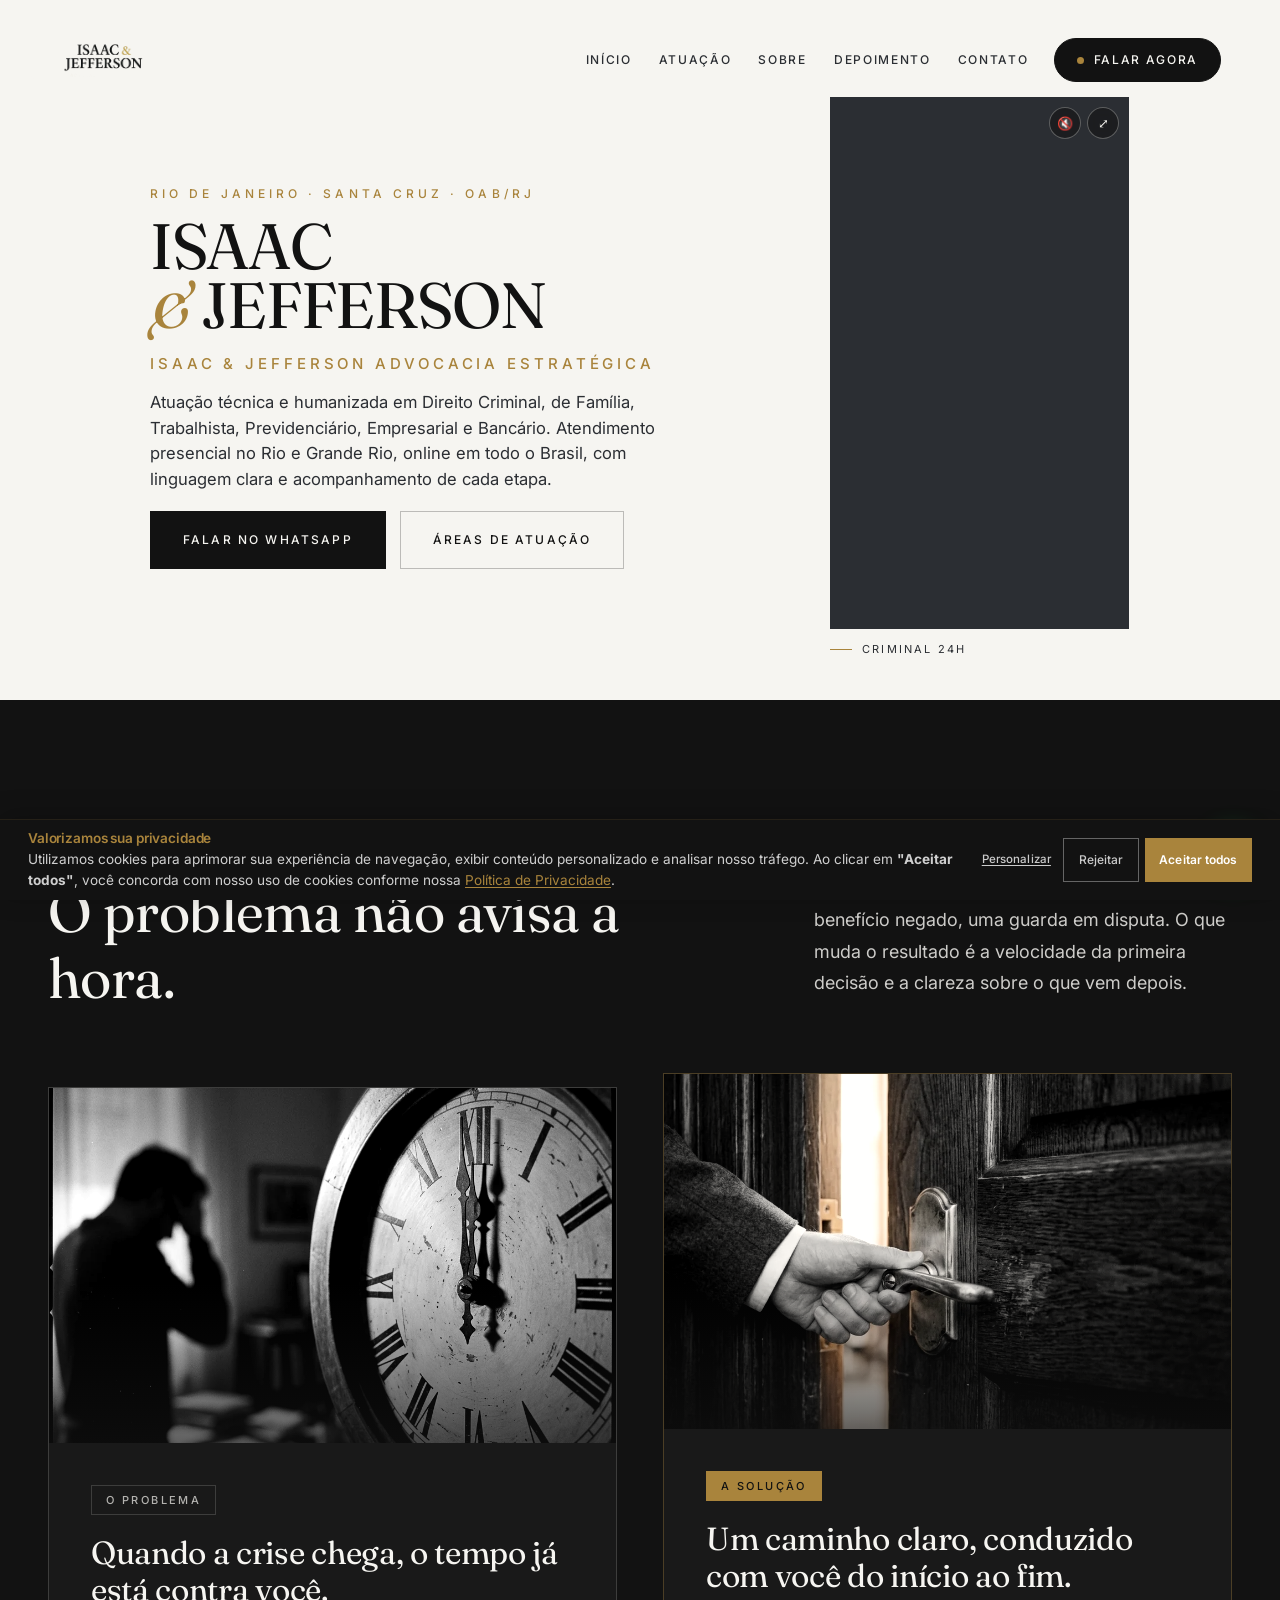
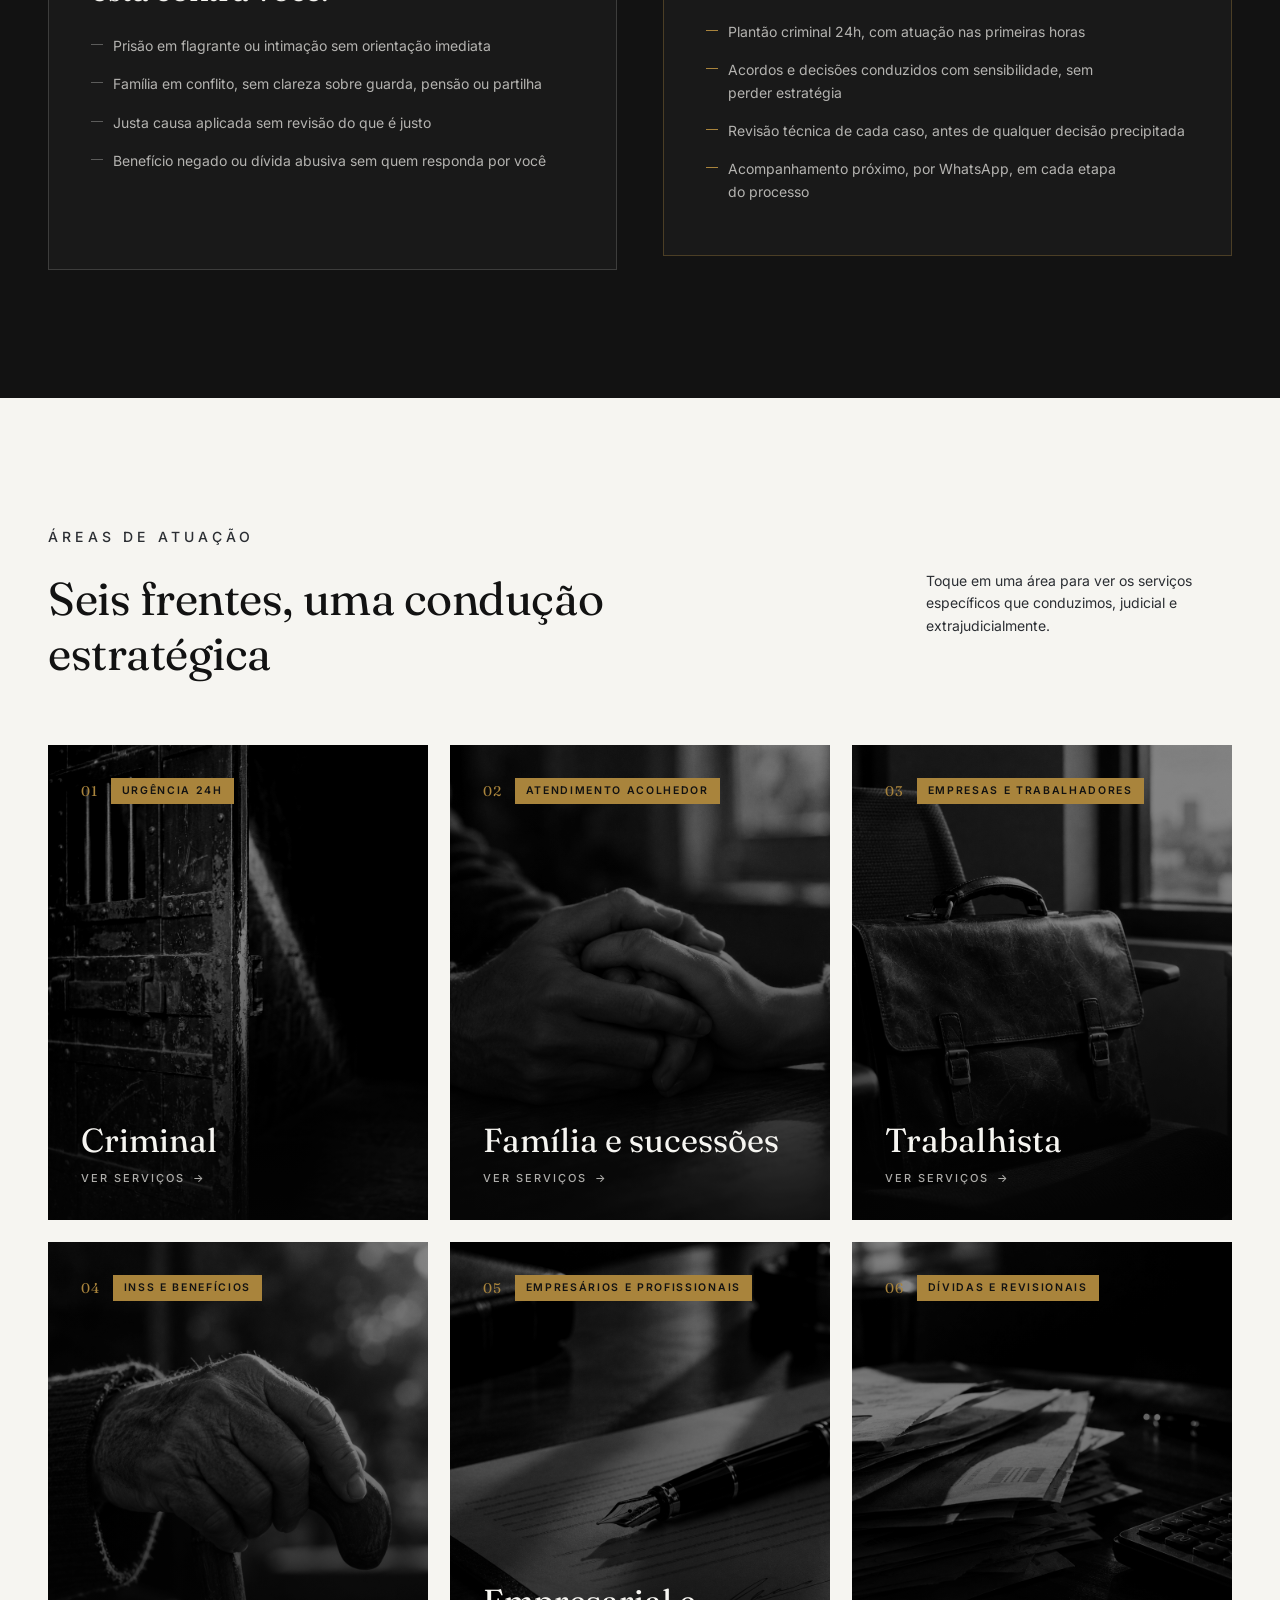
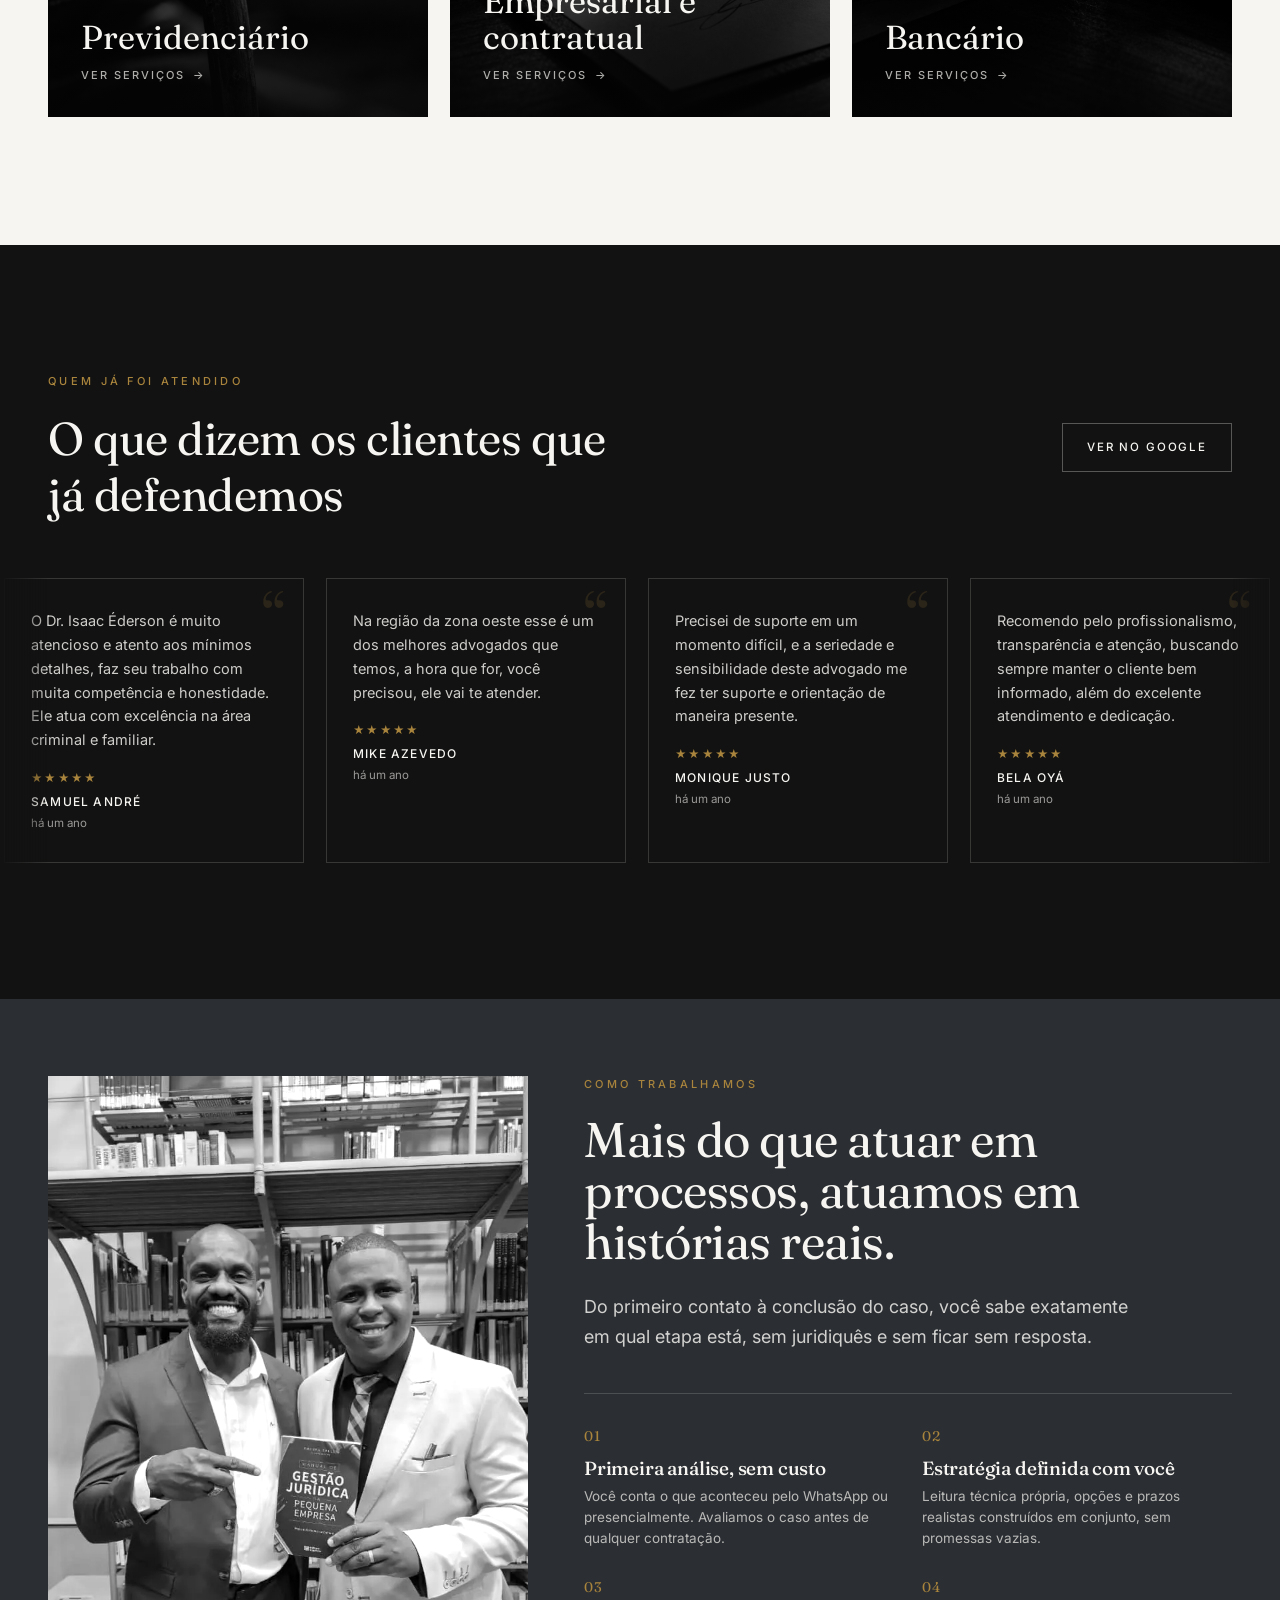
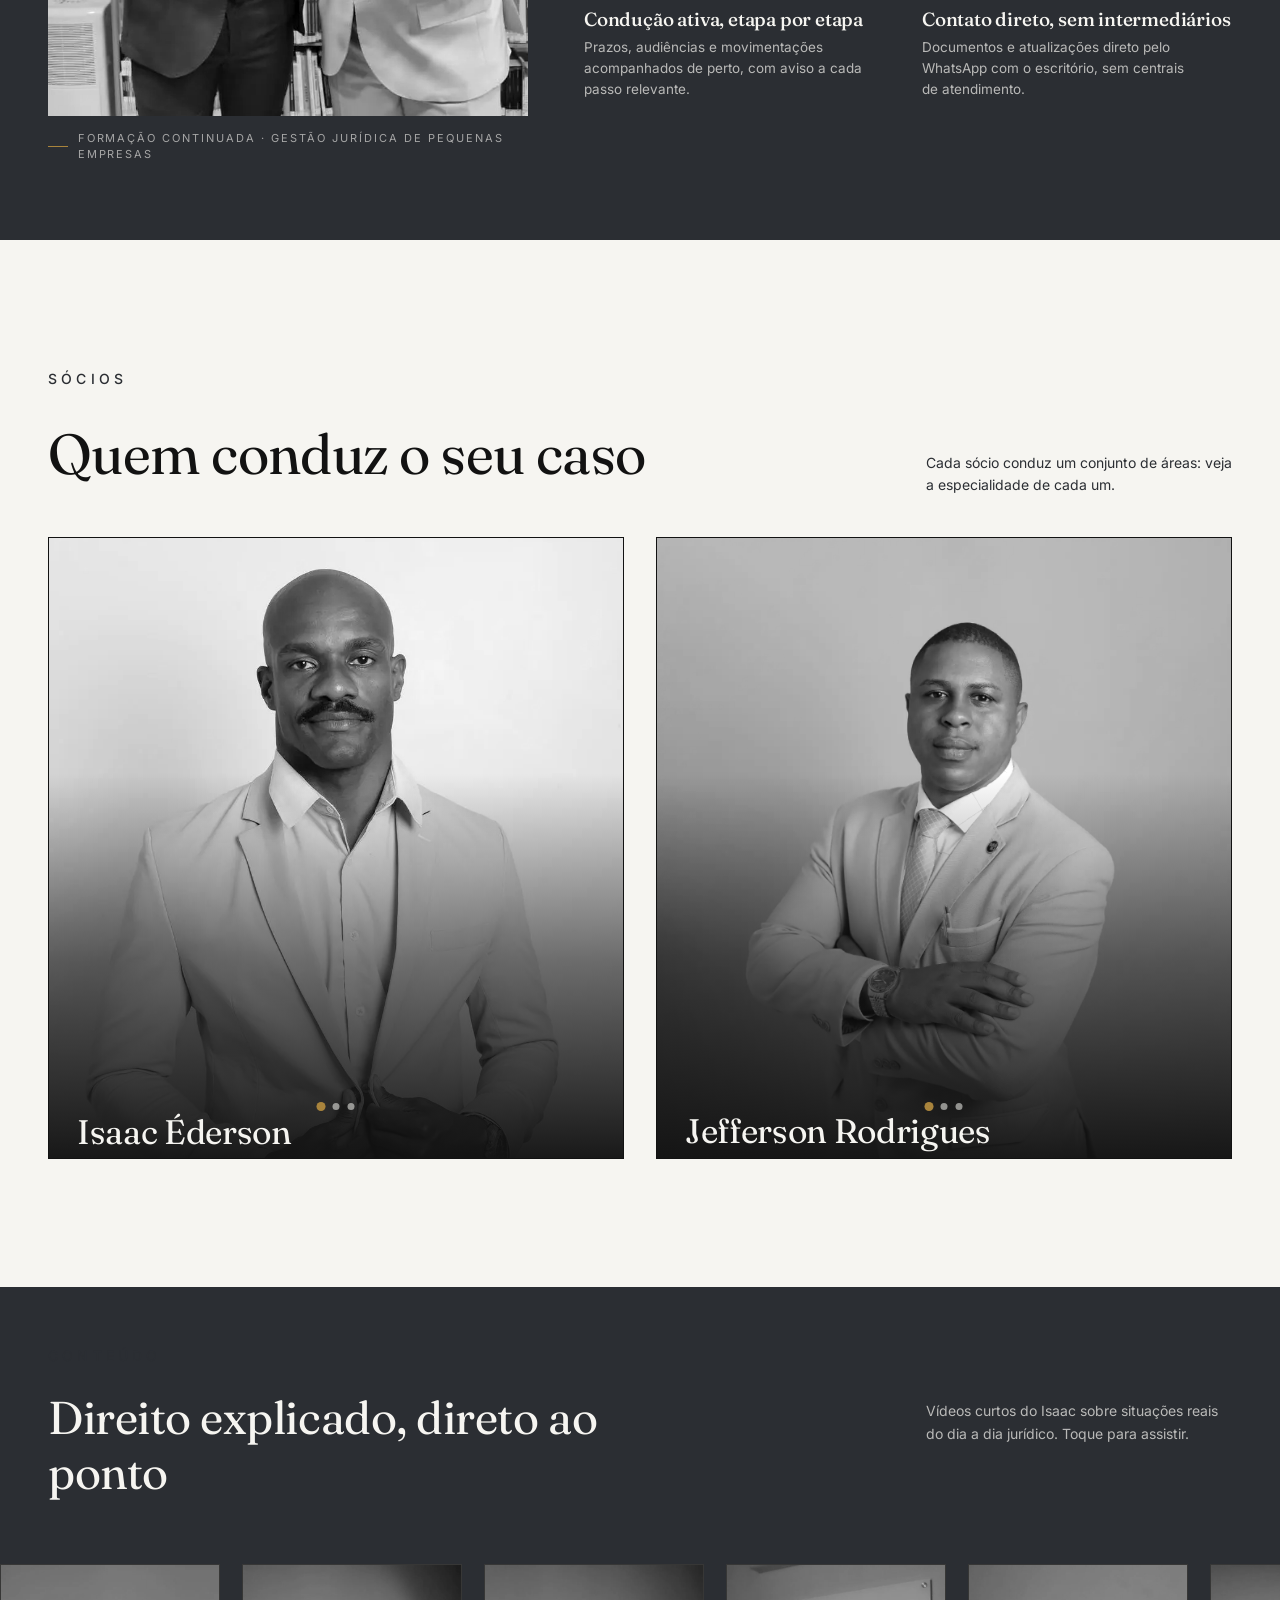
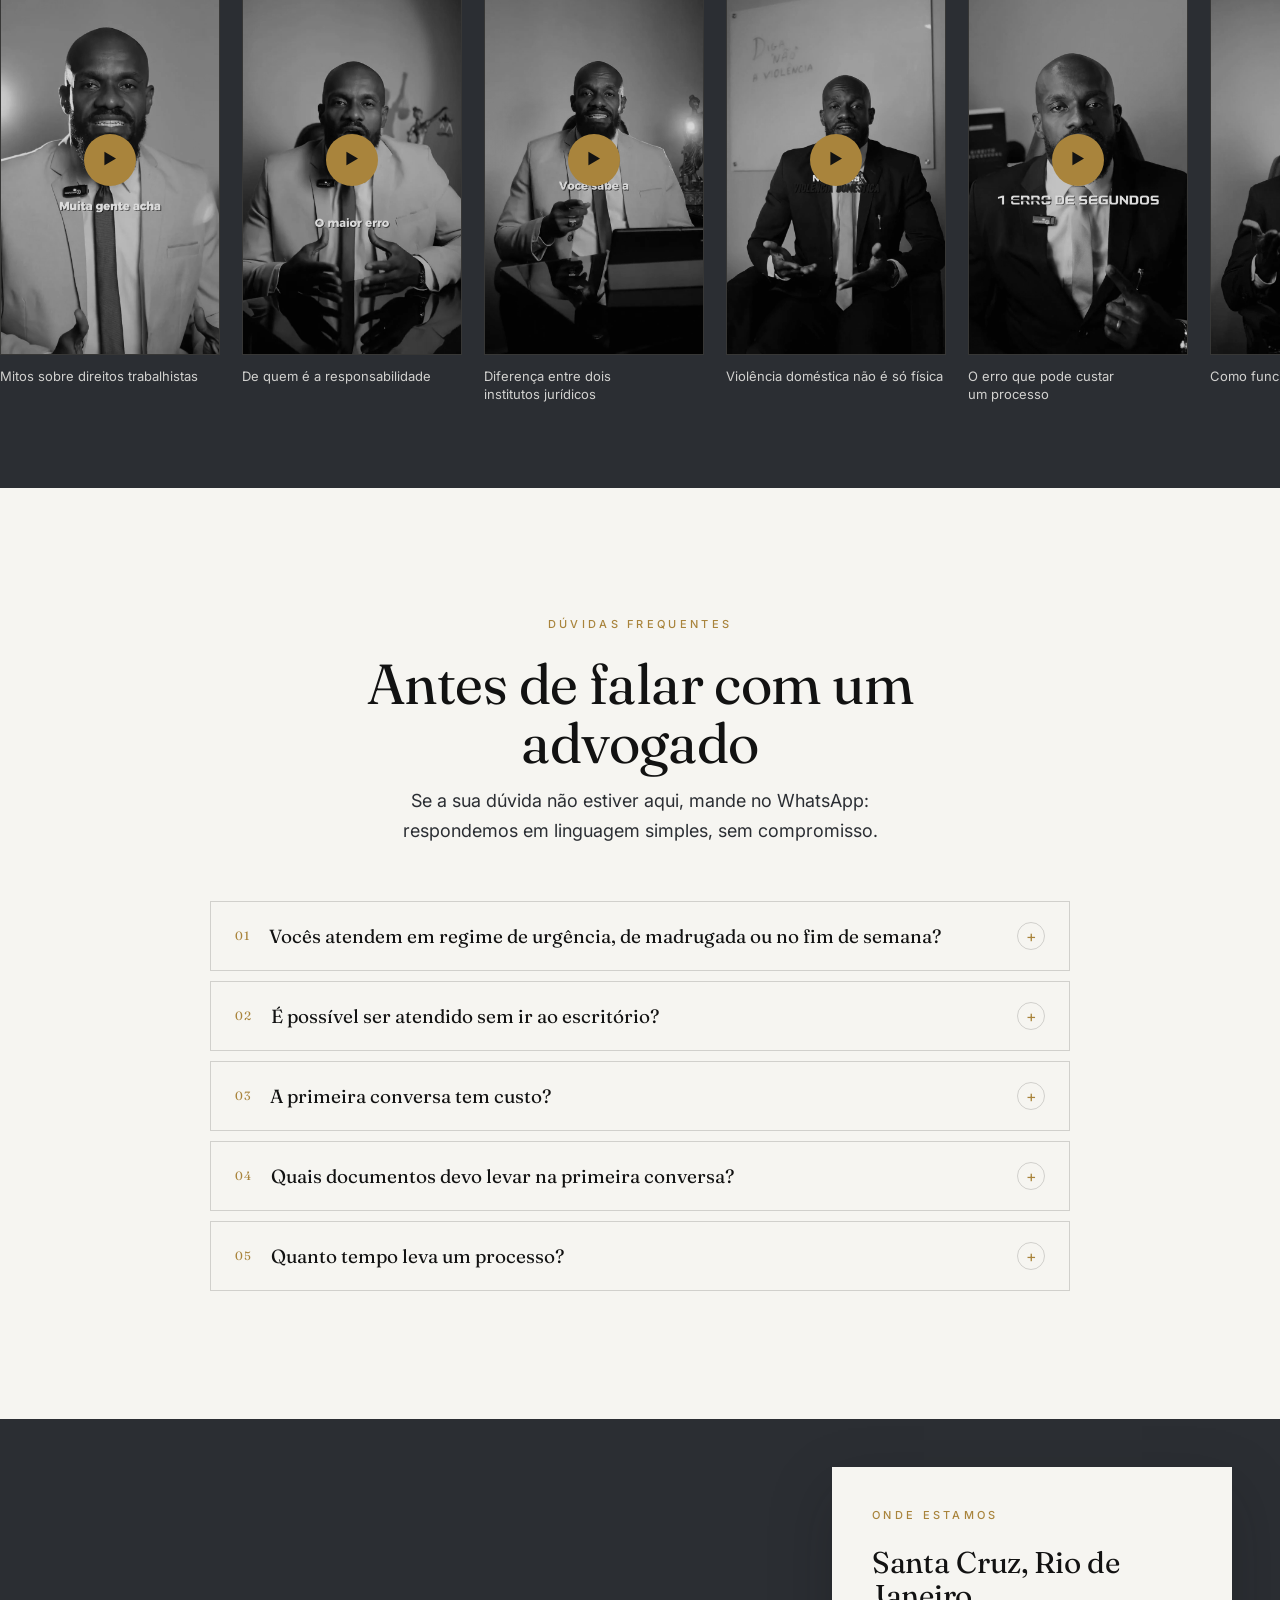
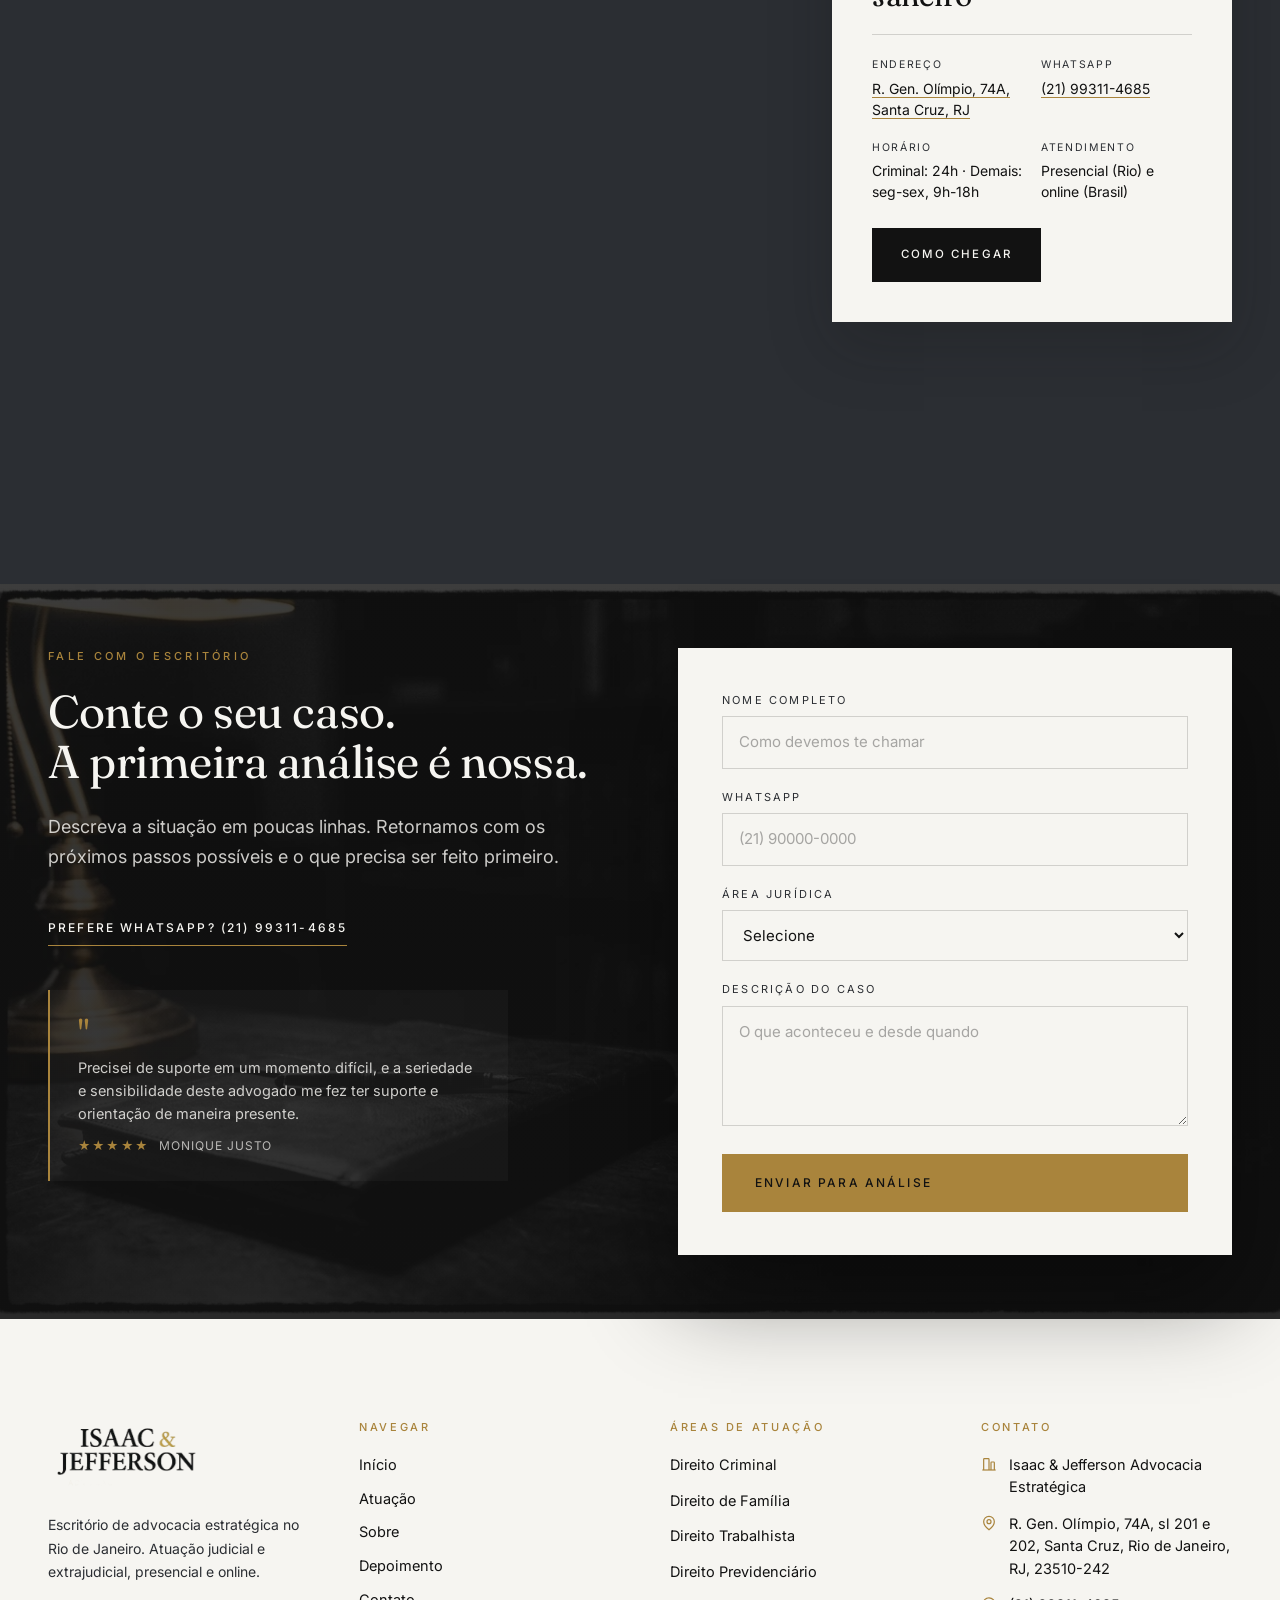
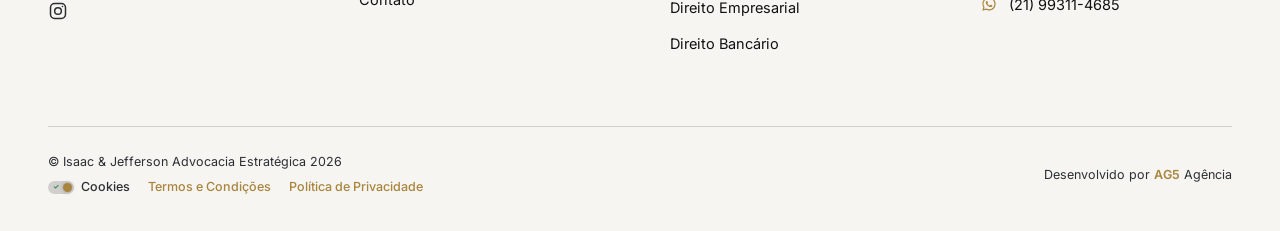
<file: index.html>
<!DOCTYPE html>
<html lang="pt-BR">
<head>
<meta charset="utf-8" />
<meta name="viewport" content="width=device-width, initial-scale=1" />
<title>Advogado em Santa Cruz, Rio de Janeiro | Isaac &amp; Jefferson</title>
<meta name="description" content="Advocacia estratégica em Santa Cruz, Rio de Janeiro. Direito Criminal (plantão 24h), Família, Trabalhista, Previdenciário, Empresarial e Bancário. Atendimento presencial no Rio e Grande Rio e online em todo o Brasil." />
<meta name="theme-color" content="#121212" />
<link rel="canonical" href="https://issacejefferson.ag5agencia.site/" />
<meta name="geo.region" content="BR-RJ" />
<meta name="geo.placename" content="Santa Cruz, Rio de Janeiro" />
<meta name="geo.position" content="-22.91917090;-43.67873550" />
<meta name="ICBM" content="-22.91917090, -43.67873550" />
<link rel="icon" href="assets/favicon-isaac-jefferson-advocacia.ico" />
<meta property="og:title" content="Advogado em Santa Cruz, Rio de Janeiro | Isaac &amp; Jefferson" />
<meta property="og:description" content="Advocacia estratégica no Rio de Janeiro: criminal 24h, família, trabalhista, previdenciário, empresarial e bancário. Presencial no Rio e Grande Rio, online em todo o Brasil." />
<meta property="og:type" content="website" />
<meta property="og:url" content="https://issacejefferson.ag5agencia.site/" />
<meta property="og:image" content="https://issacejefferson.ag5agencia.site/assets/logo-isaac-jefferson-advocacia-estrategica.webp" />
<meta property="og:locale" content="pt_BR" />
<meta name="twitter:card" content="summary_large_image" />
<meta name="twitter:title" content="Advogado em Santa Cruz, Rio de Janeiro | Isaac &amp; Jefferson" />
<meta name="twitter:description" content="Advocacia estratégica no Rio de Janeiro: criminal 24h, família, trabalhista, previdenciário, empresarial e bancário." />
<meta name="twitter:image" content="https://issacejefferson.ag5agencia.site/assets/logo-isaac-jefferson-advocacia-estrategica.webp" />
<link rel="preconnect" href="https://fonts.googleapis.com" />
<link rel="preconnect" href="https://fonts.gstatic.com" crossorigin />
<!-- PageSpeed fix: async-load do Google Fonts (elimina render-blocking) -->
<link rel="preload" as="style" href="https://fonts.googleapis.com/css2?family=Fraunces:opsz,wght@9..144,300;9..144,400;9..144,500;9..144,600&family=Inter:wght@300;400;500;600&display=swap" onload="this.onload=null;this.rel='stylesheet'" />
<noscript><link href="https://fonts.googleapis.com/css2?family=Fraunces:opsz,wght@9..144,300;9..144,400;9..144,500;9..144,600&family=Inter:wght@300;400;500;600&display=swap" rel="stylesheet" /></noscript>
<link rel="stylesheet" href="style.css" />
<link rel="stylesheet" href="cookie-banner.css" />
<!-- LCP fix: preload do vídeo do hero (maior elemento acima do fold) com prioridade alta -->
<link rel="preload" href="assets/hero-video-isaac-jefferson.mp4" as="video" type="video/mp4" fetchpriority="high" />
</head>
<body>

<a href="#hero" class="sr-only">Ir para o conteúdo</a>

<header class="nav" id="navbar">
  <div class="nav__inner">
    <a href="#hero" class="nav__logo" aria-label="Isaac &amp; Jefferson Advocacia Estratégica, início">
      <img src="assets/logo-isaac-jefferson-advocacia-estrategica.webp" alt="Isaac &amp; Jefferson Advocacia Estratégica" width="400" height="190" />
    </a>
    <nav class="nav__links" aria-label="Navegação principal">
      <a class="nav__link" href="#hero">Início</a>
      <a class="nav__link" href="#areas">Atuação</a>
      <a class="nav__link" href="#como-trabalhamos">Sobre</a>
      <a class="nav__link" href="#depoimentos">Depoimento</a>
      <a class="nav__link" href="#contato">Contato</a>
      <a class="nav__cta" href="https://wa.me/5521993114685?text=Ol%C3%A1%2C%20vim%20atrav%C3%A9s%20do%20site%20e%20gostaria%20de%20agendar%20uma%20consulta." target="_blank" rel="noopener noreferrer" aria-label="Falar agora pelo WhatsApp – menu principal"><span class="nav__dot"></span>Falar agora</a>
    </nav>
    <button type="button" class="nav__burger" id="navBurger" aria-label="Abrir menu" aria-expanded="false" aria-controls="drawer">
      <span></span><span></span><span></span>
    </button>
  </div>
</header>

<main>

  <!-- HERO EDITORIAL -->
  <section class="hero section--light" id="hero">
    <div class="wrap hero__wrap">
      <div class="hero__main">
        <p class="eyebrow hero__kicker anim-rise">Rio de Janeiro · Santa Cruz · OAB/RJ</p>
        <h1 class="hero__title">
          <span class="sr-only">Advogado em Santa Cruz, Rio de Janeiro</span>
          <span class="anim-rise anim-rise--1" aria-hidden="true">ISAAC</span>
          <span class="anim-rise anim-rise--2" aria-hidden="true"><span class="hero__amp">&amp;</span> JEFFERSON</span>
        </h1>
        <div class="hero__copy anim-rise anim-rise--3">
          <p class="hero__tagline">Isaac &amp; Jefferson Advocacia Estratégica</p>
          <p class="hero__text">Atuação técnica e humanizada em Direito Criminal, de Família, Trabalhista, Previdenciário, Empresarial e Bancário. Atendimento presencial no Rio e Grande Rio, online em todo o Brasil, com linguagem clara e acompanhamento de cada etapa.</p>
          <div class="hero__actions">
            <a class="btn btn--solid" href="https://wa.me/5521993114685?text=Ol%C3%A1%2C%20vim%20atrav%C3%A9s%20do%20site%20e%20gostaria%20de%20agendar%20minha%20avalia%C3%A7%C3%A3o." target="_blank" rel="noopener noreferrer">Falar no WhatsApp</a>
            <a class="btn btn--ghost" href="#areas">Áreas de atuação</a>
          </div>
        </div>
      </div>
      <figure class="hero__figure anim-portrait">
        <video
          class="hero__video"
          autoplay
          muted
          loop
          playsinline
          width="600"
          height="900"
          aria-label="Vídeo institucional do escritório Isaac & Jefferson Advocacia Estratégica">
          <source src="assets/hero-video-isaac-jefferson.mp4" type="video/mp4" />
        </video>
        <div class="hero__video-controls">
          <button class="hero__video-ctrl" type="button" data-hero-mute aria-label="Ativar som">🔇</button>
          <button class="hero__video-ctrl" type="button" data-hero-expand aria-label="Expandir vídeo">⤢</button>
        </div>
        <figcaption><span class="rule"></span>Criminal 24h</figcaption>
      </figure>
    </div>
  </section>

  <!-- DOR E SOLUÇÃO -->
  <section class="section section--dark ps" id="dor">
    <div class="wrap reveal">
      <div class="ps__head">
        <p class="eyebrow mb-3">O momento em que você nos procura</p>
        <div class="ps__head-row">
          <h2 class="pain__title">O problema não avisa a hora.</h2>
          <p class="lead">Uma prisão em flagrante, uma justa causa, um benefício negado, uma guarda em disputa. O que muda o resultado é a velocidade da primeira decisão e a clareza sobre o que vem depois.</p>
        </div>
      </div>

      <div class="ps__grid">
        <article class="ps__card ps__card--problem">
          <figure class="ps__figure">
            <img src="assets/problema-crise-juridica.webp" alt="Relógio marcando meia-noite com silhueta de pessoa ao fundo, representando a urgência de um problema jurídico" width="1024" height="1024" loading="lazy" />
          </figure>
          <div class="ps__content">
            <span class="ps__tag">O problema</span>
            <h3 class="ps__title">Quando a crise chega, o tempo já está contra você.</h3>
            <ul class="ps__list">
              <li>Prisão em flagrante ou intimação sem orientação imediata</li>
              <li>Família em conflito, sem clareza sobre guarda, pensão ou partilha</li>
              <li>Justa causa aplicada sem revisão do que é justo</li>
              <li>Benefício negado ou dívida abusiva sem quem responda por você</li>
            </ul>
          </div>
        </article>

        <article class="ps__card ps__card--solution">
          <figure class="ps__figure">
            <img src="assets/solucao-atendimento-juridico.webp" alt="Mão abrindo uma porta de madeira com luz entrando, representando o caminho e a clareza de um atendimento jurídico" width="1024" height="1024" loading="lazy" />
          </figure>
          <div class="ps__content">
            <span class="ps__tag ps__tag--gold">A solução</span>
            <h3 class="ps__title">Um caminho claro, conduzido com você do início ao fim.</h3>
            <ul class="ps__list">
              <li>Plantão criminal 24h, com atuação nas primeiras horas</li>
              <li>Acordos e decisões conduzidos com sensibilidade, sem perder estratégia</li>
              <li>Revisão técnica de cada caso, antes de qualquer decisão precipitada</li>
              <li>Acompanhamento próximo, por WhatsApp, em cada etapa do processo</li>
            </ul>
          </div>
        </article>
      </div>
    </div>
  </section>

  <!-- ÁREAS — ACORDEÃO -->
  <section class="section section--light" id="areas">
    <div class="wrap reveal">
      <div class="head-row">
        <div>
          <p class="eyebrow mb-3">Áreas de atuação</p>
          <h2>Seis frentes, uma condução estratégica</h2>
        </div>
        <p>Toque em uma área para ver os serviços específicos que conduzimos, judicial e extrajudicialmente.</p>
      </div>

      <div class="area-grid">
        <button class="area-card" type="button" data-area-open="area-1" style="--area-bg: url('assets/servico-criminal.webp')">
          <span class="area-card__bg" aria-hidden="true"></span>
          <span class="area-card__top">
            <span class="area-card__num">01</span>
            <span class="area-card__tag">Urgência 24h</span>
          </span>
          <span class="area-card__bottom">
            <span class="area-card__name">Criminal</span>
            <span class="area-card__cta">Ver serviços <span aria-hidden="true">→</span></span>
          </span>
        </button>

        <button class="area-card" type="button" data-area-open="area-2" style="--area-bg: url('assets/servico-familia-e-sucessoes.webp')">
          <span class="area-card__bg" aria-hidden="true"></span>
          <span class="area-card__top">
            <span class="area-card__num">02</span>
            <span class="area-card__tag">Atendimento acolhedor</span>
          </span>
          <span class="area-card__bottom">
            <span class="area-card__name">Família e sucessões</span>
            <span class="area-card__cta">Ver serviços <span aria-hidden="true">→</span></span>
          </span>
        </button>

        <button class="area-card" type="button" data-area-open="area-3" style="--area-bg: url('assets/servico-trabalhista.webp')">
          <span class="area-card__bg" aria-hidden="true"></span>
          <span class="area-card__top">
            <span class="area-card__num">03</span>
            <span class="area-card__tag">Empresas e trabalhadores</span>
          </span>
          <span class="area-card__bottom">
            <span class="area-card__name">Trabalhista</span>
            <span class="area-card__cta">Ver serviços <span aria-hidden="true">→</span></span>
          </span>
        </button>

        <button class="area-card" type="button" data-area-open="area-4" style="--area-bg: url('assets/servico-previdenciario.webp')">
          <span class="area-card__bg" aria-hidden="true"></span>
          <span class="area-card__top">
            <span class="area-card__num">04</span>
            <span class="area-card__tag">INSS e benefícios</span>
          </span>
          <span class="area-card__bottom">
            <span class="area-card__name">Previdenciário</span>
            <span class="area-card__cta">Ver serviços <span aria-hidden="true">→</span></span>
          </span>
        </button>

        <button class="area-card" type="button" data-area-open="area-5" style="--area-bg: url('assets/servico-empresarial.webp')">
          <span class="area-card__bg" aria-hidden="true"></span>
          <span class="area-card__top">
            <span class="area-card__num">05</span>
            <span class="area-card__tag">Empresários e profissionais</span>
          </span>
          <span class="area-card__bottom">
            <span class="area-card__name">Empresarial e contratual</span>
            <span class="area-card__cta">Ver serviços <span aria-hidden="true">→</span></span>
          </span>
        </button>

        <button class="area-card" type="button" data-area-open="area-6" style="--area-bg: url('assets/servico-bancario.webp')">
          <span class="area-card__bg" aria-hidden="true"></span>
          <span class="area-card__top">
            <span class="area-card__num">06</span>
            <span class="area-card__tag">Dívidas e revisionais</span>
          </span>
          <span class="area-card__bottom">
            <span class="area-card__name">Bancário</span>
            <span class="area-card__cta">Ver serviços <span aria-hidden="true">→</span></span>
          </span>
        </button>
      </div>
    </div>
  </section>

  <!-- MODAIS DE SERVIÇOS POR ÁREA -->
  <div class="area-modal-overlay" id="areaModalOverlay"></div>

  <div class="area-modal" id="area-1" data-area-modal aria-hidden="true">
    <div class="area-modal__box">
      <button class="area-modal__close" type="button" data-area-close aria-label="Fechar">
        <svg viewBox="0 0 24 24" fill="none" stroke="currentColor" stroke-width="1.6" width="18" height="18" aria-hidden="true"><path d="M18 6L6 18M6 6l12 12"/></svg>
      </button>

      <div class="area-modal__content">
        <span class="area-modal__tag">01 · Urgência 24h</span>
        <h3 class="area-modal__title">Criminal</h3>
        <div class="acc__services">
          <p><span class="acc__dash"></span>Orientação jurídica preliminar</p>
          <p><span class="acc__dash"></span>Acompanhamento em delegacia (oitivas e depoimentos)</p>
          <p><span class="acc__dash"></span>Análise e acompanhamento de inquérito policial</p>
          <p><span class="acc__dash"></span>Acompanhamento de flagrante</p>
          <p><span class="acc__dash"></span>Audiência de custódia</p>
          <p><span class="acc__dash"></span>Defesa em processo criminal</p>
          <p><span class="acc__dash"></span>ANPP e transação penal</p>
          <p><span class="acc__dash"></span>Pedido de liberdade provisória</p>
          <p><span class="acc__dash"></span>Relaxamento e revogação de prisão preventiva</p>
          <p><span class="acc__dash"></span>Habeas corpus</p>
          <p><span class="acc__dash"></span>Recursos criminais</p>
          <p><span class="acc__dash"></span>Defesa em Tribunal do Júri</p>
          <p><span class="acc__dash"></span>Defesa em medidas protetivas</p>
          <p><span class="acc__dash"></span>Defesa em crimes sexuais</p>
          <p><span class="acc__dash"></span>Defesa em sindicância militar</p>
          <p><span class="acc__dash"></span>JECRIM</p>
          <p><span class="acc__dash"></span>Reabilitação criminal</p>
          <p><span class="acc__dash"></span>Execução penal e progressão de regime</p>
          <p><span class="acc__dash"></span>Livramento condicional e indulto</p>
        </div>
        <a class="btn btn--gold" href="https://wa.me/5521993114685?text=Ol%C3%A1%2C%20vim%20atrav%C3%A9s%20do%20site%20e%20gostaria%20de%20saber%20mais%20sobre%20Direito%20Criminal." target="_blank" rel="noopener noreferrer" aria-label="Falar sobre meu caso de Direito Criminal pelo WhatsApp">Falar sobre meu caso</a>
      </div>
    </div>
  </div>

  <div class="area-modal" id="area-2" data-area-modal aria-hidden="true">
    <div class="area-modal__box">
      <button class="area-modal__close" type="button" data-area-close aria-label="Fechar">
        <svg viewBox="0 0 24 24" fill="none" stroke="currentColor" stroke-width="1.6" width="18" height="18" aria-hidden="true"><path d="M18 6L6 18M6 6l12 12"/></svg>
      </button>

      <div class="area-modal__content">
        <span class="area-modal__tag">02 · Atendimento acolhedor</span>
        <h3 class="area-modal__title">Família e sucessões</h3>
        <div class="acc__services">
          <p><span class="acc__dash"></span>Divórcio judicial e extrajudicial</p>
          <p><span class="acc__dash"></span>Dissolução de união estável</p>
          <p><span class="acc__dash"></span>Pensão alimentícia: ação, oferta, revisão, exoneração e execução</p>
          <p><span class="acc__dash"></span>Guarda compartilhada e unilateral</p>
          <p><span class="acc__dash"></span>Regulamentação de visitas</p>
          <p><span class="acc__dash"></span>Alienação parental</p>
          <p><span class="acc__dash"></span>Investigação, reconhecimento e negatória de paternidade</p>
          <p><span class="acc__dash"></span>Inventário judicial e extrajudicial</p>
          <p><span class="acc__dash"></span>Sucessões e planejamento sucessório</p>
          <p><span class="acc__dash"></span>Testamento</p>
          <p><span class="acc__dash"></span>Interdição e curatela</p>
          <p><span class="acc__dash"></span>Alvará e autorização judicial</p>
          <p><span class="acc__dash"></span>Pacto antenupcial</p>
          <p><span class="acc__dash"></span>Partilha de bens no divórcio</p>
        </div>
        <a class="btn btn--gold" href="https://wa.me/5521993114685?text=Ol%C3%A1%2C%20vim%20atrav%C3%A9s%20do%20site%20e%20gostaria%20de%20saber%20mais%20sobre%20Direito%20de%20Fam%C3%ADlia." target="_blank" rel="noopener noreferrer" aria-label="Falar sobre meu caso de Direito de Família pelo WhatsApp">Falar sobre meu caso</a>
      </div>
    </div>
  </div>

  <div class="area-modal" id="area-3" data-area-modal aria-hidden="true">
    <div class="area-modal__box">
      <button class="area-modal__close" type="button" data-area-close aria-label="Fechar">
        <svg viewBox="0 0 24 24" fill="none" stroke="currentColor" stroke-width="1.6" width="18" height="18" aria-hidden="true"><path d="M18 6L6 18M6 6l12 12"/></svg>
      </button>

      <div class="area-modal__content">
        <span class="area-modal__tag">03 · Empresas e trabalhadores</span>
        <h3 class="area-modal__title">Trabalhista</h3>
        <div class="acc__services">
          <p><span class="acc__dash"></span>Consultas em legislação trabalhista</p>
          <p><span class="acc__dash"></span>Revisão de advertências e suspensões</p>
          <p><span class="acc__dash"></span>Orientação sobre admissão, jornada, férias, remuneração, benefícios e desligamentos</p>
          <p><span class="acc__dash"></span>Elaboração de procedimentos internos</p>
          <p><span class="acc__dash"></span>Análise de contratos de trabalho e PJ</p>
          <p><span class="acc__dash"></span>Defesa de empresas em reclamações trabalhistas</p>
          <p><span class="acc__dash"></span>Reversão de justa causa</p>
          <p><span class="acc__dash"></span>Cálculos trabalhistas</p>
          <p><span class="acc__dash"></span>Revisão de insalubridade e periculosidade</p>
          <p><span class="acc__dash"></span>Horas extras</p>
          <p><span class="acc__dash"></span>Acidente de trabalho</p>
        </div>
        <a class="btn btn--gold" href="https://wa.me/5521993114685?text=Ol%C3%A1%2C%20vim%20atrav%C3%A9s%20do%20site%20e%20gostaria%20de%20saber%20mais%20sobre%20Direito%20Trabalhista." target="_blank" rel="noopener noreferrer" aria-label="Falar sobre meu caso de Direito Trabalhista pelo WhatsApp">Falar sobre meu caso</a>
      </div>
    </div>
  </div>

  <div class="area-modal" id="area-4" data-area-modal aria-hidden="true">
    <div class="area-modal__box">
      <button class="area-modal__close" type="button" data-area-close aria-label="Fechar">
        <svg viewBox="0 0 24 24" fill="none" stroke="currentColor" stroke-width="1.6" width="18" height="18" aria-hidden="true"><path d="M18 6L6 18M6 6l12 12"/></svg>
      </button>

      <div class="area-modal__content">
        <span class="area-modal__tag">04 · INSS e benefícios</span>
        <h3 class="area-modal__title">Previdenciário</h3>
        <div class="acc__services">
          <p><span class="acc__dash"></span>Aposentadoria rural e urbana</p>
          <p><span class="acc__dash"></span>LOAS / BPC</p>
          <p><span class="acc__dash"></span>Auxílio maternidade</p>
          <p><span class="acc__dash"></span>Auxílio doença</p>
          <p><span class="acc__dash"></span>Auxílio acidente</p>
          <p><span class="acc__dash"></span>Planejamento de aposentadoria</p>
        </div>
        <a class="btn btn--gold" href="https://wa.me/5521993114685?text=Ol%C3%A1%2C%20vim%20atrav%C3%A9s%20do%20site%20e%20gostaria%20de%20saber%20mais%20sobre%20Direito%20Previdenci%C3%A1rio." target="_blank" rel="noopener noreferrer" aria-label="Falar sobre meu caso de Direito Previdenciário pelo WhatsApp">Falar sobre meu caso</a>
      </div>
    </div>
  </div>

  <div class="area-modal" id="area-5" data-area-modal aria-hidden="true">
    <div class="area-modal__box">
      <button class="area-modal__close" type="button" data-area-close aria-label="Fechar">
        <svg viewBox="0 0 24 24" fill="none" stroke="currentColor" stroke-width="1.6" width="18" height="18" aria-hidden="true"><path d="M18 6L6 18M6 6l12 12"/></svg>
      </button>

      <div class="area-modal__content">
        <span class="area-modal__tag">05 · Empresários e profissionais</span>
        <h3 class="area-modal__title">Empresarial e contratual</h3>
        <div class="acc__services">
          <p><span class="acc__dash"></span>Orientação jurídica empresarial</p>
          <p><span class="acc__dash"></span>Elaboração e revisão de contratos: prestação de serviços, fornecimento, parceria, confidencialidade e locação</p>
          <p><span class="acc__dash"></span>Contrato social e alterações societárias</p>
          <p><span class="acc__dash"></span>Análise de risco de vínculo empregatício em contratação PJ</p>
          <p><span class="acc__dash"></span>Notificações extrajudiciais</p>
          <p><span class="acc__dash"></span>Apoio em negociações</p>
        </div>
        <a class="btn btn--gold" href="https://wa.me/5521993114685?text=Ol%C3%A1%2C%20vim%20atrav%C3%A9s%20do%20site%20e%20gostaria%20de%20saber%20mais%20sobre%20Direito%20Empresarial." target="_blank" rel="noopener noreferrer" aria-label="Falar sobre meu caso de Direito Empresarial pelo WhatsApp">Falar sobre meu caso</a>
      </div>
    </div>
  </div>

  <div class="area-modal" id="area-6" data-area-modal aria-hidden="true">
    <div class="area-modal__box">
      <button class="area-modal__close" type="button" data-area-close aria-label="Fechar">
        <svg viewBox="0 0 24 24" fill="none" stroke="currentColor" stroke-width="1.6" width="18" height="18" aria-hidden="true"><path d="M18 6L6 18M6 6l12 12"/></svg>
      </button>

      <div class="area-modal__content">
        <span class="area-modal__tag">06 · Dívidas e revisionais</span>
        <h3 class="area-modal__title">Bancário</h3>
        <div class="acc__services">
          <p><span class="acc__dash"></span>Análise de contratos de empréstimo, financiamento e capital de giro</p>
          <p><span class="acc__dash"></span>Verificação de juros e tarifas</p>
          <p><span class="acc__dash"></span>Renegociação de dívidas</p>
          <p><span class="acc__dash"></span>Juros abusivos</p>
          <p><span class="acc__dash"></span>Busca e apreensão de veículos</p>
          <p><span class="acc__dash"></span>Ações revisionais bancárias</p>
        </div>
        <a class="btn btn--gold" href="https://wa.me/5521993114685?text=Ol%C3%A1%2C%20vim%20atrav%C3%A9s%20do%20site%20e%20gostaria%20de%20saber%20mais%20sobre%20Direito%20Banc%C3%A1rio." target="_blank" rel="noopener noreferrer" aria-label="Falar sobre meu caso de Direito Bancário pelo WhatsApp">Falar sobre meu caso</a>
      </div>
    </div>
  </div>

  <!-- DEPOIMENTOS -->
  <section class="section section--dark wall" id="depoimentos">
    <div class="wrap reveal">
      <div class="wall__head">
        <div>
          <p class="eyebrow mb-3">Quem já foi atendido</p>
          <h2>O que dizem os clientes que já defendemos</h2>
        </div>
        <div class="row-actions">
          <a class="btn btn--ghost-light" href="https://share.google/rDCIeaf4TLMOgI6k5" target="_blank" rel="noopener noreferrer">Ver no Google</a>
        </div>
      </div>

      <div class="wall__track" data-wall></div>
    </div>
  </section>

  <!-- ENCANTAMENTO -->
  <section class="section section--graphite ct" id="como-trabalhamos">
    <div class="wrap reveal">
      <div class="ct__layout">
        <figure class="ct__figure">
          <img src="assets/isaac-jefferson-advogados-lancamento-livro-gestao-juridica.webp" alt="Os sócios Isaac e Jefferson em evento com o Manual de Gestão Jurídica da Pequena Empresa" width="720" height="1280" loading="lazy" />
          <figcaption><span class="rule"></span>Formação continuada · gestão jurídica de pequenas empresas</figcaption>
        </figure>

        <div class="ct__main">
          <div class="ct__content">
            <p class="eyebrow mb-3">Como trabalhamos</p>
            <h2 class="pain__title">Mais do que atuar em processos, atuamos em histórias reais.</h2>
            <p class="lead mb-4">Do primeiro contato à conclusão do caso, você sabe exatamente em qual etapa está, sem juridiquês e sem ficar sem resposta.</p>
          </div>

          <div class="ct__steps">
            <div class="ct__step">
              <span class="ct__step-num">01</span>
              <h3>Primeira análise, sem custo</h3>
              <p>Você conta o que aconteceu pelo WhatsApp ou presencialmente. Avaliamos o caso antes de qualquer contratação.</p>
            </div>
            <div class="ct__step">
              <span class="ct__step-num">02</span>
              <h3>Estratégia definida com você</h3>
              <p>Leitura técnica própria, opções e prazos realistas construídos em conjunto, sem promessas vazias.</p>
            </div>
            <div class="ct__step">
              <span class="ct__step-num">03</span>
              <h3>Condução ativa, etapa por etapa</h3>
              <p>Prazos, audiências e movimentações acompanhados de perto, com aviso a cada passo relevante.</p>
            </div>
            <div class="ct__step">
              <span class="ct__step-num">04</span>
              <h3>Contato direto, sem intermediários</h3>
              <p>Documentos e atualizações direto pelo WhatsApp com o escritório, sem centrais de atendimento.</p>
            </div>
          </div>
        </div>
      </div>
    </div>
  </section>

  <!-- SÓCIOS -->
  <section class="section section--light" id="socios">
    <div class="wrap reveal">
      <div class="head-row">
        <div>
          <p class="eyebrow mb-3">Sócios</p>
          <h2>Quem conduz o seu caso</h2>
        </div>
        <p>Cada sócio conduz um conjunto de áreas: veja a especialidade de cada um.</p>
      </div>
      <div class="team">
        <article class="team__card" data-team-carousel>
          <div class="team__slides">
            <img src="assets/isaac-ederson-advogado-criminal-retrato-blazer-bege.webp" alt="Isaac Éderson, advogado criminalista em Santa Cruz, Rio de Janeiro" width="600" height="900" loading="lazy" class="is-active" />
            <img src="assets/jefferson-advogado-retrato-blazer-bege.webp" alt="Isaac Éderson, advogado criminalista, em retrato formal" width="600" height="900" loading="lazy" />
            <img src="assets/isaac-ederson-advogado-criminal-retrato-formal.webp" alt="Isaac Éderson, advogado criminalista, em retrato executivo" width="600" height="900" loading="lazy" />
          </div>
          <div class="team__dots" role="tablist" aria-label="Fotos de Isaac Éderson">
            <button type="button" class="is-active" role="tab" aria-selected="true" aria-label="Foto 1 de Isaac Éderson"></button><button type="button" role="tab" aria-selected="false" aria-label="Foto 2 de Isaac Éderson"></button><button type="button" role="tab" aria-selected="false" aria-label="Foto 3 de Isaac Éderson"></button>
          </div>
          <div class="team__veil" aria-hidden="true"></div>
          <div class="team__panel">
            <h3>Isaac Éderson</h3>
            <p class="team__oab">OAB/RJ 244.818</p>
            <p class="team__focus">Direito Criminal e de Família. Plantão de urgências, defesa em processo criminal e conflitos familiares.</p>
          </div>
        </article>
        <article class="team__card" data-team-carousel>
          <div class="team__slides">
            <img src="assets/jefferson-advogado-retrato-fundo-bege.webp" alt="Jefferson Rodrigues, advogado trabalhista e empresarial em Santa Cruz, Rio de Janeiro" width="600" height="900" loading="lazy" class="is-active" />
            <img src="assets/advogado-atendimento-notebook-consultoria-juridica.webp" alt="Jefferson Rodrigues, advogado, em atendimento com notebook" width="600" height="900" loading="lazy" />
            <img src="assets/advogado-escritorio-atendimento-tablet-cafe.webp" alt="Jefferson Rodrigues, advogado, em atendimento no escritório" width="600" height="900" loading="lazy" />
          </div>
          <div class="team__dots" role="tablist" aria-label="Fotos de Jefferson">
            <button type="button" class="is-active" role="tab" aria-selected="true" aria-label="Foto 1 de Jefferson"></button><button type="button" role="tab" aria-selected="false" aria-label="Foto 2 de Jefferson"></button><button type="button" role="tab" aria-selected="false" aria-label="Foto 3 de Jefferson"></button>
          </div>
          <div class="team__veil" aria-hidden="true"></div>
          <div class="team__panel">
            <h3>Jefferson Rodrigues</h3>
            <p class="team__oab">OAB/RJ 245.227</p>
            <p class="team__focus">Direito Trabalhista, Empresarial e Previdenciário. Consultoria para empresas, contratos e benefícios do INSS.</p>
          </div>
        </article>
      </div>
    </div>
  </section>

  <!-- VÍDEOS — CONTEÚDO JURÍDICO -->
  <section class="section section--graphite vids" id="videos">
    <div class="wrap reveal">
      <div class="head-row">
        <div>
          <p class="eyebrow mb-3">Conteúdo</p>
          <h2 class="pain__title">Direito explicado, direto ao ponto</h2>
        </div>
        <p style="color: var(--paper-70)">Vídeos curtos do Isaac sobre situações reais do dia a dia jurídico. Toque para assistir.</p>
      </div>

      <div class="vids__track" data-vids-track>
        <article class="vid-card" data-vid-card>
          <div class="vid-card__frame">
            <video class="vid-card__video" preload="none" poster="assets/poster-video-1.webp" playsinline muted loop>
              <source src="assets/video-conteudo-1.mp4" type="video/mp4" />
            </video>
            <div class="vid-card__controls">
              <button class="vid-card__ctrl" type="button" data-vid-mute aria-label="Ativar som">🔇</button>
              <button class="vid-card__ctrl" type="button" data-vid-expand aria-label="Expandir vídeo">⤢</button>
            </div>
            <button class="vid-card__play" type="button" aria-label="Assistir vídeo: mitos sobre direitos trabalhistas">
              <span class="vid-card__icon" aria-hidden="true">▶</span>
            </button>
          </div>
          <p class="vid-card__label">Mitos sobre direitos trabalhistas</p>
        </article>

        <article class="vid-card" data-vid-card>
          <div class="vid-card__frame">
            <video class="vid-card__video" preload="none" poster="assets/poster-video-2.webp" playsinline muted loop>
              <source src="assets/video-conteudo-2.mp4" type="video/mp4" />
            </video>
            <div class="vid-card__controls">
              <button class="vid-card__ctrl" type="button" data-vid-mute aria-label="Ativar som">🔇</button>
              <button class="vid-card__ctrl" type="button" data-vid-expand aria-label="Expandir vídeo">⤢</button>
            </div>
            <button class="vid-card__play" type="button" aria-label="Assistir vídeo: de quem é a responsabilidade">
              <span class="vid-card__icon" aria-hidden="true">▶</span>
            </button>
          </div>
          <p class="vid-card__label">De quem é a responsabilidade</p>
        </article>

        <article class="vid-card" data-vid-card>
          <div class="vid-card__frame">
            <video class="vid-card__video" preload="none" poster="assets/poster-video-3.webp" playsinline muted loop>
              <source src="assets/video-conteudo-3.mp4" type="video/mp4" />
            </video>
            <div class="vid-card__controls">
              <button class="vid-card__ctrl" type="button" data-vid-mute aria-label="Ativar som">🔇</button>
              <button class="vid-card__ctrl" type="button" data-vid-expand aria-label="Expandir vídeo">⤢</button>
            </div>
            <button class="vid-card__play" type="button" aria-label="Assistir vídeo: diferença entre dois institutos jurídicos">
              <span class="vid-card__icon" aria-hidden="true">▶</span>
            </button>
          </div>
          <p class="vid-card__label">Diferença entre dois institutos jurídicos</p>
        </article>

        <article class="vid-card" data-vid-card>
          <div class="vid-card__frame">
            <video class="vid-card__video" preload="none" poster="assets/poster-video-4.webp" playsinline muted loop>
              <source src="assets/video-conteudo-4.mp4" type="video/mp4" />
            </video>
            <div class="vid-card__controls">
              <button class="vid-card__ctrl" type="button" data-vid-mute aria-label="Ativar som">🔇</button>
              <button class="vid-card__ctrl" type="button" data-vid-expand aria-label="Expandir vídeo">⤢</button>
            </div>
            <button class="vid-card__play" type="button" aria-label="Assistir vídeo: violência doméstica não é só física">
              <span class="vid-card__icon" aria-hidden="true">▶</span>
            </button>
          </div>
          <p class="vid-card__label">Violência doméstica não é só física</p>
        </article>

        <article class="vid-card" data-vid-card>
          <div class="vid-card__frame">
            <video class="vid-card__video" preload="none" poster="assets/poster-video-5.webp" playsinline muted loop>
              <source src="assets/video-conteudo-5.mp4" type="video/mp4" />
            </video>
            <div class="vid-card__controls">
              <button class="vid-card__ctrl" type="button" data-vid-mute aria-label="Ativar som">🔇</button>
              <button class="vid-card__ctrl" type="button" data-vid-expand aria-label="Expandir vídeo">⤢</button>
            </div>
            <button class="vid-card__play" type="button" aria-label="Assistir vídeo: o erro que pode custar um processo">
              <span class="vid-card__icon" aria-hidden="true">▶</span>
            </button>
          </div>
          <p class="vid-card__label">O erro que pode custar um processo</p>
        </article>

        <article class="vid-card" data-vid-card>
          <div class="vid-card__frame">
            <video class="vid-card__video" preload="none" poster="assets/poster-video-6.webp" playsinline muted loop>
              <source src="assets/video-conteudo-6.mp4" type="video/mp4" />
            </video>
            <div class="vid-card__controls">
              <button class="vid-card__ctrl" type="button" data-vid-mute aria-label="Ativar som">🔇</button>
              <button class="vid-card__ctrl" type="button" data-vid-expand aria-label="Expandir vídeo">⤢</button>
            </div>
            <button class="vid-card__play" type="button" aria-label="Assistir vídeo: como funciona o divórcio">
              <span class="vid-card__icon" aria-hidden="true">▶</span>
            </button>
          </div>
          <p class="vid-card__label">Como funciona o divórcio</p>
        </article>

        <article class="vid-card" data-vid-card>
          <div class="vid-card__frame">
            <video class="vid-card__video" preload="none" poster="assets/poster-video-7.webp" playsinline muted loop>
              <source src="assets/video-conteudo-7.mp4" type="video/mp4" />
            </video>
            <div class="vid-card__controls">
              <button class="vid-card__ctrl" type="button" data-vid-mute aria-label="Ativar som">🔇</button>
              <button class="vid-card__ctrl" type="button" data-vid-expand aria-label="Expandir vídeo">⤢</button>
            </div>
            <button class="vid-card__play" type="button" aria-label="Assistir vídeo: o que é limbo previdenciário">
              <span class="vid-card__icon" aria-hidden="true">▶</span>
            </button>
          </div>
          <p class="vid-card__label">O que é limbo previdenciário</p>
        </article>
      </div>
    </div>
  </section>

  <!-- DEPOIMENTOS -->
  <!-- FAQ -->
  <section class="section section--light" id="faq">
    <div class="wrap reveal">
      <div class="faq__head">
        <p class="eyebrow mb-3">Dúvidas frequentes</p>
        <h2 class="pain__title">Antes de falar com um advogado</h2>
        <p class="lead" style="color:#2B2E33">Se a sua dúvida não estiver aqui, mande no WhatsApp: respondemos em linguagem simples, sem compromisso.</p>
      </div>
      <div class="acc faq-acc" data-accordion data-stagger>
        <div class="acc__item">
          <button class="faq__btn" type="button" aria-expanded="false" aria-controls="faq-1"><span class="faq__num">01</span><span class="faq__q">Vocês atendem em regime de urgência, de madrugada ou no fim de semana?</span><span class="faq__icon" aria-hidden="true">+</span></button>
          <div class="acc__panel" id="faq-1" role="region"><p class="faq__answer">Sim. Demandas criminais e urgentes, como flagrante, audiência de custódia e prisão preventiva, são atendidas 24 horas pelo WhatsApp (21) 99311-4685. As demais áreas seguem o horário de segunda a sexta, das 9h às 18h.</p></div>
        </div>
        <div class="acc__item">
          <button class="faq__btn" type="button" aria-expanded="false" aria-controls="faq-2"><span class="faq__num">02</span><span class="faq__q">É possível ser atendido sem ir ao escritório?</span><span class="faq__icon" aria-hidden="true">+</span></button>
          <div class="acc__panel" id="faq-2" role="region"><p class="faq__answer">Sim. O atendimento presencial acontece no Rio e no Grande Rio, e o atendimento online cobre todo o Brasil: reunião por vídeo, envio de documentos e acompanhamento do processo por canais digitais.</p></div>
        </div>
        <div class="acc__item">
          <button class="faq__btn" type="button" aria-expanded="false" aria-controls="faq-3"><span class="faq__num">03</span><span class="faq__q">A primeira conversa tem custo?</span><span class="faq__icon" aria-hidden="true">+</span></button>
          <div class="acc__panel" id="faq-3" role="region"><p class="faq__answer">A análise inicial do caso não tem custo. Você conta a situação, entende quais caminhos existem e só então decide contratar.</p></div>
        </div>
        <div class="acc__item">
          <button class="faq__btn" type="button" aria-expanded="false" aria-controls="faq-4"><span class="faq__num">04</span><span class="faq__q">Quais documentos devo levar na primeira conversa?</span><span class="faq__icon" aria-hidden="true">+</span></button>
          <div class="acc__panel" id="faq-4" role="region"><p class="faq__answer">Documento de identidade e tudo o que se relacione ao caso: contratos, contracheques, boletim de ocorrência, intimações, decisões, prints de conversas. Se não tiver nada em mãos, começamos pelo relato.</p></div>
        </div>
        <div class="acc__item">
          <button class="faq__btn" type="button" aria-expanded="false" aria-controls="faq-5"><span class="faq__num">05</span><span class="faq__q">Quanto tempo leva um processo?</span><span class="faq__icon" aria-hidden="true">+</span></button>
          <div class="acc__panel" id="faq-5" role="region"><p class="faq__answer">Depende da área e da comarca. O que oferecemos é previsibilidade: você recebe a estimativa de cada etapa e é avisado a cada movimentação relevante, sem juridiquês.</p></div>
        </div>
      </div>
    </div>
  </section>

  <!-- LOCALIZAÇÃO -->
  <section class="local" id="localizacao">
    <div class="local__map">
      <iframe title="Mapa do escritório Isaac &amp; Jefferson Advocacia Estratégica" src="https://maps.google.com/maps?q=R.%20Gen.%20Ol%C3%ADmpio%2C%2074A%20-%20Santa%20Cruz%2C%20Rio%20de%20Janeiro%20-%20RJ%2C%2023510-242&amp;z=16&amp;output=embed" loading="lazy" referrerpolicy="no-referrer-when-downgrade"></iframe>
    </div>
    <div class="local__card reveal">
      <p class="eyebrow mb-3">Onde estamos</p>
      <h2>Santa Cruz, Rio de Janeiro</h2>
      <dl class="local__rows">
        <div>
          <dt>Endereço</dt>
          <dd><a href="https://www.google.com/maps/dir/?api=1&amp;destination=R.+Gen.+Ol%C3%ADmpio%2C+74A+-+Santa+Cruz%2C+Rio+de+Janeiro+-+RJ%2C+23510-242" target="_blank" rel="noopener noreferrer">R. Gen. Olímpio, 74A, Santa Cruz, RJ</a></dd>
        </div>
        <div>
          <dt>WhatsApp</dt>
          <dd><a class="local__phone" href="https://wa.me/5521993114685?text=Ol%C3%A1%2C%20vim%20atrav%C3%A9s%20do%20site%20e%20gostaria%20de%20agendar%20uma%20consulta." target="_blank" rel="noopener noreferrer">(21) 99311-4685</a></dd>
        </div>
        <div>
          <dt>Horário</dt>
          <dd>Criminal: 24h · Demais: seg-sex, 9h-18h</dd>
        </div>
        <div>
          <dt>Atendimento</dt>
          <dd>Presencial (Rio) e online (Brasil)</dd>
        </div>
      </dl>
      <div class="row-actions">
        <a class="btn btn--solid btn--sm" href="https://www.google.com/maps/dir/?api=1&amp;destination=R.+Gen.+Ol%C3%ADmpio%2C+74A+-+Santa+Cruz%2C+Rio+de+Janeiro+-+RJ%2C+23510-242" target="_blank" rel="noopener noreferrer">Como chegar</a>
      </div>
    </div>
  </section>

  <!-- CTA + FORMULÁRIO -->
  <section class="section section--dark cta__section" id="contato" style="--cta-bg: url('assets/contato-fundo-escritorio.webp')">
    <div class="wrap split reveal">
      <div>
        <p class="eyebrow mb-3">Fale com o escritório</p>
        <h2 class="cta__title">Conte o seu caso.<br />A primeira análise é nossa.</h2>
        <p class="lead mb-4">Descreva a situação em poucas linhas. Retornamos com os próximos passos possíveis e o que precisa ser feito primeiro.</p>
        <a class="link-underline" href="https://wa.me/5521993114685?text=Ol%C3%A1%2C%20vim%20atrav%C3%A9s%20do%20site%20e%20gostaria%20de%20conversar%20sobre%20meu%20caso." target="_blank" rel="noopener noreferrer">Prefere WhatsApp? (21) 99311-4685</a>
        <figure class="cta__quote">
          <span class="cta__quote-mark" aria-hidden="true">"</span>
          <blockquote>Precisei de suporte em um momento difícil, e a seriedade e sensibilidade deste advogado me fez ter suporte e orientação de maneira presente.</blockquote>
          <figcaption><span class="cta__quote-stars" aria-hidden="true">★★★★★</span> Monique Justo</figcaption>
        </figure>
      </div>
      <form class="form form--card" id="form-contato" novalidate>
        <label>
          <span class="form__label">Nome completo</span>
          <input type="text" name="nome" autocomplete="name" placeholder="Como devemos te chamar" required />
          <span class="form__error" data-error-for="nome"></span>
        </label>
        <label>
          <span class="form__label">WhatsApp</span>
          <input type="tel" name="telefone" autocomplete="tel" placeholder="(21) 90000-0000" required />
          <span class="form__error" data-error-for="telefone"></span>
        </label>
        <label>
          <span class="form__label">Área Jurídica</span>
          <select name="area" required>
            <option value="">Selecione</option>
            <option value="Criminal">Criminal</option>
            <option value="Família">Família e sucessões</option>
            <option value="Trabalhista">Trabalhista</option>
            <option value="Previdenciário">Previdenciário</option>
            <option value="Empresarial">Empresarial e contratual</option>
            <option value="Bancário">Bancário</option>
          </select>
          <span class="form__error" data-error-for="area"></span>
        </label>
        <label>
          <span class="form__label">Descrição do caso</span>
          <textarea name="mensagem" rows="4" placeholder="O que aconteceu e desde quando" required></textarea>
          <span class="form__error" data-error-for="mensagem"></span>
        </label>
        <button class="btn btn--gold form__submit" type="submit">Enviar para análise</button>
        <p class="form__success" data-form-success role="status"></p>
      </form>
    </div>
  </section>

</main>

<footer class="footer">
  <div class="wrap">
    <div class="footer__grid">
      <div>
        <img class="footer__logo" src="assets/logo-isaac-jefferson-advocacia-estrategica.webp" alt="Isaac &amp; Jefferson Advocacia Estratégica" width="400" height="190" loading="lazy" />
        <p class="footer__about">Escritório de advocacia estratégica no Rio de Janeiro. Atuação judicial e extrajudicial, presencial e online.</p>
        <div class="footer__social">
          <a href="https://www.instagram.com/ij.advocacia" target="_blank" rel="noopener noreferrer" aria-label="Instagram">
            <svg viewBox="0 0 24 24" width="20" height="20" fill="none" stroke="currentColor" stroke-width="1.8" aria-hidden="true"><rect x="3" y="3" width="18" height="18" rx="5" /><circle cx="12" cy="12" r="4" /><circle cx="17.4" cy="6.6" r="1" fill="currentColor" stroke="none" /></svg>
          </a>
        </div>
      </div>
      <div>
        <p class="footer__title">Navegar</p>
        <div class="footer__list footer__list--nav">
          <a class="footer__nav-link" href="#hero">Início</a>
          <a class="footer__nav-link" href="#areas">Atuação</a>
          <a class="footer__nav-link" href="#como-trabalhamos">Sobre</a>
          <a class="footer__nav-link" href="#depoimentos">Depoimento</a>
          <a class="footer__nav-link" href="#contato">Contato</a>
        </div>
      </div>
      <div>
        <p class="footer__title">Áreas de atuação</p>
        <div class="footer__list">
          <a class="footer__nav-link" href="#areas" aria-label="Áreas de atuação – Direito Criminal">Direito Criminal</a>
          <a class="footer__nav-link" href="#areas" aria-label="Áreas de atuação – Direito de Família">Direito de Família</a>
          <a class="footer__nav-link" href="#areas" aria-label="Áreas de atuação – Direito Trabalhista">Direito Trabalhista</a>
          <a class="footer__nav-link" href="#areas" aria-label="Áreas de atuação – Direito Previdenciário">Direito Previdenciário</a>
          <a class="footer__nav-link" href="#areas" aria-label="Áreas de atuação – Direito Empresarial">Direito Empresarial</a>
          <a class="footer__nav-link" href="#areas" aria-label="Áreas de atuação – Direito Bancário">Direito Bancário</a>
        </div>
      </div>
      <div>
        <p class="footer__title">Contato</p>
        <div class="footer__list">
          <a class="footer__contact" href="https://share.google/rDCIeaf4TLMOgI6k5" target="_blank" rel="noopener noreferrer">
            <svg class="footer__contact-icon" viewBox="0 0 24 24" width="16" height="16" fill="none" stroke="currentColor" stroke-width="1.8" aria-hidden="true"><path d="M4 21V5a1 1 0 0 1 1-1h6a1 1 0 0 1 1 1v16" /><path d="M15 21V10a1 1 0 0 1 1-1h3a1 1 0 0 1 1 1v11" /><path d="M9 8h.01M9 12h.01M9 16h.01" /><path d="M2 21h20" /></svg>
            Isaac &amp; Jefferson Advocacia Estratégica
          </a>
          <a class="footer__contact" href="https://www.google.com/maps/dir/?api=1&amp;destination=R.+Gen.+Ol%C3%ADmpio%2C+74A+-+Santa+Cruz%2C+Rio+de+Janeiro+-+RJ%2C+23510-242" target="_blank" rel="noopener noreferrer">
            <svg class="footer__contact-icon" viewBox="0 0 24 24" width="16" height="16" fill="none" stroke="currentColor" stroke-width="1.8" aria-hidden="true"><path d="M20 10c0 6-8 12-8 12s-8-6-8-12a8 8 0 0 1 16 0Z" /><circle cx="12" cy="10" r="3" /></svg>
            R. Gen. Olímpio, 74A, sl 201 e 202, Santa Cruz, Rio de Janeiro, RJ, 23510-242
          </a>
          <a class="footer__contact" href="https://wa.me/5521993114685?text=Ol%C3%A1%2C%20vim%20atrav%C3%A9s%20do%20site%20e%20gostaria%20de%20agendar%20uma%20consulta." target="_blank" rel="noopener noreferrer">
            <svg class="footer__contact-icon" viewBox="0 0 24 24" width="16" height="16" fill="currentColor" aria-hidden="true"><path d="M12.04 2C6.58 2 2.13 6.45 2.13 11.91c0 1.75.46 3.45 1.32 4.95L2 22l5.29-1.39a9.9 9.9 0 0 0 4.75 1.21h.01c5.46 0 9.9-4.45 9.9-9.91C21.96 6.45 17.5 2 12.04 2Zm0 18.06h-.01a8.2 8.2 0 0 1-4.19-1.15l-.3-.18-3.13.82.84-3.05-.2-.31a8.14 8.14 0 0 1-1.26-4.33c0-4.51 3.67-8.18 8.19-8.18a8.15 8.15 0 0 1 8.16 8.19c0 4.51-3.67 8.19-8.1 8.19Zm4.48-6.13c-.24-.12-1.45-.72-1.68-.8-.22-.08-.39-.12-.55.12-.16.24-.63.8-.78.97-.14.16-.29.18-.53.06-.24-.12-1.03-.38-1.96-1.21-.72-.65-1.21-1.44-1.35-1.68-.14-.24-.02-.37.11-.49.11-.11.24-.29.36-.43.12-.14.16-.24.24-.4.08-.16.04-.31-.02-.43-.06-.12-.55-1.32-.75-1.81-.2-.48-.4-.41-.55-.42h-.47c-.16 0-.43.06-.65.31-.22.24-.86.84-.86 2.04 0 1.2.88 2.36 1 2.52.12.16 1.73 2.64 4.2 3.7.59.25 1.04.4 1.4.52.59.19 1.12.16 1.55.1.47-.07 1.45-.59 1.65-1.16.2-.57.2-1.06.14-1.16-.06-.1-.22-.16-.46-.28Z" /></svg>
            (21) 99311-4685
          </a>
        </div>
      </div>
    </div>
    <div class="credits">
      <div class="credits__left">
        <p>© Isaac &amp; Jefferson Advocacia Estratégica 2026</p>
        <div class="credits__legal-links">
          <a href="#" id="ck-prefs-link" class="credits__cookie-link">
            <span class="credits__cookie-icon" id="cookie-toggle" aria-hidden="true">
              <span class="credits__cookie-check">✓</span>
              <span class="credits__cookie-x">✕</span>
              <span class="credits__cookie-dot"></span>
            </span>
            Cookies
          </a>
          <a href="/termos-e-condicoes" class="credits__legal-link">Termos e Condições</a>
          <a href="/politica-de-privacidade" class="credits__legal-link">Política de Privacidade</a>
        </div>
      </div>
      <div class="credits__right">
        <p>Desenvolvido por <a href="https://www.ag5agencia.com.br" target="_blank" rel="noopener noreferrer">AG5</a> Agência</p>
      </div>
    </div>
  </div>
</footer>

<!-- WhatsApp Premium Experience -->
<div class="wa-premium-container">
  <div id="wa-message-bubble" class="wa-bubble">
    <button class="wa-close" id="wa-close-btn" aria-label="Fechar balão de mensagem">
      <svg viewBox="0 0 24 24" fill="none" stroke="currentColor" stroke-width="2.5" stroke-linecap="round" width="14" height="14" aria-hidden="true"><path d="M18 6L6 18M6 6l12 12"/></svg>
    </button>
    <div class="wa-content">
      <div class="wa-header">
        <div class="wa-avatar-wrapper">
          <img src="assets/avatar-logo-isaac-jefferson.webp" alt="Isaac &amp; Jefferson Advocacia" class="wa-avatar" width="48" height="48">
        </div>
        <div class="wa-info">
          <span class="wa-name">Isaac &amp; Jefferson Advocacia</span>
        </div>
      </div>
      <div id="wa-typing" class="wa-typing">
        <span></span><span></span><span></span>
      </div>
      <div id="wa-real-message" class="wa-message-text" style="display:none;">
        <p>Olá! Estamos à disposição para esclarecer suas dúvidas. <strong>Atendimento humanizado.</strong></p>
      </div>
    </div>
  </div>

  <a href="https://wa.me/5521993114685?text=Ol%C3%A1%2C%20vim%20atrav%C3%A9s%20do%20site%20e%20gostaria%20de%20agendar%20uma%20consulta%20jur%C3%ADdica."
     class="wa-float-btn" target="_blank" rel="noopener noreferrer"
     id="wa-main-btn" aria-label="Fale conosco pelo WhatsApp">
    <svg viewBox="0 0 24 24" fill="currentColor" aria-hidden="true" width="30" height="30">
      <path d="M17.472 14.382c-.297-.149-1.758-.867-2.03-.967-.273-.099-.471-.148-.67.15-.197.297-.767.966-.94 1.164-.173.199-.347.223-.644.075-.297-.15-1.255-.463-2.39-1.475-.883-.788-1.48-1.761-1.653-2.059-.173-.297-.018-.458.13-.606.134-.133.298-.347.446-.52.149-.174.198-.298.298-.497.099-.198.05-.371-.025-.52-.075-.149-.669-1.612-.916-2.207-.242-.579-.487-.5-.669-.51-.173-.008-.371-.01-.57-.01-.198 0-.52.074-.792.372-.272.297-1.04 1.016-1.04 2.479 0 1.462 1.065 2.875 1.213 3.074.149.198 2.096 3.2 5.077 4.487.709.306 1.262.489 1.694.625.712.227 1.36.195 1.871.118.571-.085 1.758-.719 2.006-1.413.248-.694.248-1.289.173-1.413-.074-.124-.272-.198-.57-.347m-5.421 7.403h-.004a9.87 9.87 0 01-5.031-1.378l-.361-.214-3.741.982.998-3.648-.235-.374a9.86 9.86 0 01-1.51-5.26c.001-5.45 4.436-9.884 9.888-9.884 2.64 0 5.122 1.03 6.988 2.898a9.825 9.825 0 012.893 6.994c-.003 5.45-4.437 9.884-9.885 9.884m8.413-18.297A11.815 11.815 0 0012.05 0C5.495 0 .16 5.335.157 11.892c0 2.096.547 4.142 1.588 5.945L.057 24l6.305-1.654a11.882 11.882 0 005.683 1.448h.005c6.554 0 11.89-5.335 11.893-11.893a11.821 11.821 0 00-3.48-8.413z"/>
    </svg>
    <span class="wa-badge" id="wa-notification" aria-hidden="true">1</span>
  </a>
</div>

<script type="application/ld+json">
{
  "@context": "https://schema.org",
  "@graph": [
    {
      "@type": "LegalService",
      "@id": "https://issacejefferson.ag5agencia.site/#negocio",
      "name": "Isaac & Jefferson Advocacia Estratégica",
      "alternateName": "Advogado Santa Cruz RJ - Isaac & Jefferson Advocacia Estratégica | Direito Criminal | Direito Trabalhista",
      "url": "https://issacejefferson.ag5agencia.site/",
      "mainEntityOfPage": "https://issacejefferson.ag5agencia.site/",
      "logo": "https://issacejefferson.ag5agencia.site/assets/logo-isaac-jefferson-advocacia-estrategica.webp",
      "image": [
        "https://issacejefferson.ag5agencia.site/assets/logo-isaac-jefferson-advocacia-estrategica.webp"
      ],
      "description": "Advocacia estratégica em Santa Cruz, Rio de Janeiro. Direito Criminal (plantão 24h), Família, Trabalhista, Previdenciário, Empresarial e Bancário. Atendimento presencial no Rio e Grande Rio e online em todo o Brasil.",
      "telephone": "+5521993114685",
      "priceRange": "$$",
      "currenciesAccepted": "BRL",
      "foundingDate": "2025-06",
      "address": {
        "@type": "PostalAddress",
        "streetAddress": "R. Gen. Olímpio, 74A - sl 201 e 202",
        "addressLocality": "Rio de Janeiro",
        "addressRegion": "RJ",
        "postalCode": "23510-242",
        "addressCountry": "BR"
      },
      "geo": {
        "@type": "GeoCoordinates",
        "latitude": -22.91917090,
        "longitude": -43.67873550
      },
      "openingHoursSpecification": [
        { "@type": "OpeningHoursSpecification", "dayOfWeek": ["Monday","Tuesday","Wednesday","Thursday","Friday"], "opens": "09:00", "closes": "18:00" },
        { "@type": "OpeningHoursSpecification", "dayOfWeek": ["Monday","Tuesday","Wednesday","Thursday","Friday","Saturday","Sunday"], "opens": "00:00", "closes": "23:59", "description": "Plantão criminal e demandas urgentes, 24 horas" }
      ],
      "areaServed": [
        {
          "@type": "City",
          "name": "Rio de Janeiro",
          "containedInPlace": { "@type": "State", "name": "Rio de Janeiro" }
        },
        { "@type": "Place", "name": "Santa Cruz" },
        { "@type": "Place", "name": "Paciência" },
        { "@type": "Place", "name": "Sepetiba" },
        { "@type": "Place", "name": "Guaratiba" },
        { "@type": "Place", "name": "Cosmos" },
        { "@type": "Place", "name": "Campo Grande" }
      ],
      "founder": [
        {
          "@type": "Person",
          "name": "Isaac Éderson",
          "jobTitle": "Advogado, OAB/RJ 244.818",
          "description": "Advogado criminalista responsável pela área de Direito Criminal e de Família do escritório, com atuação em plantão de urgências, defesa em processo criminal e conflitos familiares.",
          "image": "https://issacejefferson.ag5agencia.site/assets/isaac-ederson-advogado-criminal-retrato-blazer-bege.webp"
        },
        {
          "@type": "Person",
          "name": "Jefferson Rodrigues",
          "jobTitle": "Advogado, OAB/RJ 245.227",
          "description": "Advogado responsável pela área de Direito Trabalhista, Empresarial e Previdenciário, com consultoria para empresas, contratos e benefícios do INSS.",
          "image": "https://issacejefferson.ag5agencia.site/assets/jefferson-advogado-retrato-fundo-bege.webp"
        }
      ],
      "hasOfferCatalog": {
        "@type": "OfferCatalog",
        "name": "Serviços de Advogado Santa Cruz RJ - Isaac & Jefferson Advocacia Estratégica | Direito Criminal | Direito Trabalhista",
        "itemListElement": [
          {
            "@type": "Offer",
            "itemOffered": {
              "@type": "Service",
              "name": "Direito Criminal",
              "description": "Orientação jurídica preliminar, acompanhamento de flagrante, audiência de custódia, habeas corpus e defesa em processo criminal.",
              "areaServed": "Rio de Janeiro - RJ",
              "provider": { "@id": "https://issacejefferson.ag5agencia.site/#negocio" }
            }
          },
          {
            "@type": "Offer",
            "itemOffered": {
              "@type": "Service",
              "name": "Direito de Família",
              "description": "Divórcio, dissolução de união estável, pensão alimentícia, guarda e inventário.",
              "areaServed": "Rio de Janeiro - RJ",
              "provider": { "@id": "https://issacejefferson.ag5agencia.site/#negocio" }
            }
          },
          {
            "@type": "Offer",
            "itemOffered": {
              "@type": "Service",
              "name": "Direito Trabalhista",
              "description": "Defesa em reclamações trabalhistas, reversão de justa causa, cálculos trabalhistas e revisão de insalubridade e periculosidade.",
              "areaServed": "Rio de Janeiro - RJ",
              "provider": { "@id": "https://issacejefferson.ag5agencia.site/#negocio" }
            }
          },
          {
            "@type": "Offer",
            "itemOffered": {
              "@type": "Service",
              "name": "Direito Previdenciário",
              "description": "Aposentadoria rural e urbana, LOAS/BPC, auxílio maternidade, auxílio doença e planejamento de aposentadoria.",
              "areaServed": "Rio de Janeiro - RJ",
              "provider": { "@id": "https://issacejefferson.ag5agencia.site/#negocio" }
            }
          },
          {
            "@type": "Offer",
            "itemOffered": {
              "@type": "Service",
              "name": "Direito Empresarial",
              "description": "Elaboração e revisão de contratos empresariais, contrato social e apoio jurídico em negociações comerciais.",
              "areaServed": "Rio de Janeiro - RJ",
              "provider": { "@id": "https://issacejefferson.ag5agencia.site/#negocio" }
            }
          },
          {
            "@type": "Offer",
            "itemOffered": {
              "@type": "Service",
              "name": "Direito Bancário",
              "description": "Análise de contratos de empréstimo e financiamento, juros abusivos e ações revisionais bancárias.",
              "areaServed": "Rio de Janeiro - RJ",
              "provider": { "@id": "https://issacejefferson.ag5agencia.site/#negocio" }
            }
          }
        ]
      },
      "identifier": [
        {
          "@type": "PropertyValue",
          "propertyID": "Google CID",
          "value": "9802992332874979669"
        },
        {
          "@type": "PropertyValue",
          "propertyID": "Google Place ID",
          "value": "ChIJu7fmCWz7mwARVRnkmJY5C4g"
        }
      ],
      "hasMap": "https://maps.google.com/?cid=9802992332874979669",
      "sameAs": [
        "https://maps.google.com/?cid=9802992332874979669",
        "https://www.instagram.com/ij.advocacia"
      ]
    },
    {
      "@type": "WebSite",
      "@id": "https://issacejefferson.ag5agencia.site/#website",
      "url": "https://issacejefferson.ag5agencia.site/",
      "name": "Advogado Santa Cruz RJ - Isaac & Jefferson Advocacia Estratégica | Direito Criminal | Direito Trabalhista",
      "publisher": { "@id": "https://issacejefferson.ag5agencia.site/#negocio" },
      "inLanguage": "pt-BR"
    },
    {
      "@type": "WebPage",
      "@id": "https://issacejefferson.ag5agencia.site/#webpage",
      "url": "https://issacejefferson.ag5agencia.site/",
      "name": "Advogado em Santa Cruz, Rio de Janeiro | Isaac & Jefferson",
      "description": "Advocacia estratégica em Santa Cruz, Rio de Janeiro. Direito Criminal (plantão 24h), Família, Trabalhista, Previdenciário, Empresarial e Bancário. Atendimento presencial no Rio e Grande Rio e online em todo o Brasil.",
      "isPartOf": { "@id": "https://issacejefferson.ag5agencia.site/#website" },
      "about": { "@id": "https://issacejefferson.ag5agencia.site/#negocio" },
      "inLanguage": "pt-BR"
    },
    {
      "@type": "FAQPage",
      "@id": "https://issacejefferson.ag5agencia.site/#faq",
      "mainEntity": [
        {
          "@type": "Question",
          "name": "Vocês atendem em regime de urgência, de madrugada ou no fim de semana?",
          "acceptedAnswer": { "@type": "Answer", "text": "Sim. Demandas criminais e urgentes, como flagrante, audiência de custódia e prisão preventiva, são atendidas 24 horas pelo WhatsApp (21) 99311-4685. As demais áreas seguem o horário de segunda a sexta, das 9h às 18h." }
        },
        {
          "@type": "Question",
          "name": "É possível ser atendido sem ir ao escritório?",
          "acceptedAnswer": { "@type": "Answer", "text": "Sim. O atendimento presencial acontece no Rio e no Grande Rio, e o atendimento online cobre todo o Brasil: reunião por vídeo, envio de documentos e acompanhamento do processo por canais digitais." }
        },
        {
          "@type": "Question",
          "name": "A primeira conversa tem custo?",
          "acceptedAnswer": { "@type": "Answer", "text": "A análise inicial do caso não tem custo. Você conta a situação, entende quais caminhos existem e só então decide contratar." }
        },
        {
          "@type": "Question",
          "name": "Quais documentos devo levar na primeira conversa?",
          "acceptedAnswer": { "@type": "Answer", "text": "Documento de identidade e tudo o que se relacione ao caso: contratos, contracheques, boletim de ocorrência, intimações, decisões, prints de conversas. Se não tiver nada em mãos, começamos pelo relato." }
        },
        {
          "@type": "Question",
          "name": "Quanto tempo leva um processo?",
          "acceptedAnswer": { "@type": "Answer", "text": "Depende da área e da comarca. O que oferecemos é previsibilidade: você recebe a estimativa de cada etapa e é avisado a cada movimentação relevante, sem juridiquês." }
        }
      ]
    }
  ]
}
</script>

<!-- DRAWER MOBILE -->
<div class="drawer-overlay" id="drawerOverlay"></div>
<aside class="drawer" id="drawer" aria-hidden="true">
  <div class="drawer__head">
    <a href="#hero" class="drawer__logo" aria-label="Isaac &amp; Jefferson Advocacia Estratégica, início">
      <img src="assets/logo-isaac-jefferson-advocacia-estrategica.webp" alt="Isaac &amp; Jefferson Advocacia Estratégica" width="400" height="190" />
    </a>
    <button type="button" class="drawer__close" id="drawerClose" aria-label="Fechar menu">
      <span></span><span></span>
    </button>
  </div>
  <nav class="drawer__nav" aria-label="Navegação mobile">
    <a class="drawer__link" href="#hero">Início</a>
    <a class="drawer__link" href="#areas">Atuação</a>
    <a class="drawer__link" href="#como-trabalhamos">Sobre</a>
    <a class="drawer__link" href="#depoimentos">Depoimento</a>
    <a class="drawer__link" href="#contato">Contato</a>
  </nav>
  <a class="drawer__cta" href="https://wa.me/5521993114685?text=Ol%C3%A1%2C%20vim%20atrav%C3%A9s%20do%20site%20e%20gostaria%20de%20agendar%20uma%20consulta." target="_blank" rel="noopener noreferrer" aria-label="Falar agora pelo WhatsApp – menu mobile"><span class="nav__dot"></span>Falar agora</a>
</aside>

<!-- ========== COOKIE BANNER (LGPD) ========== -->
<div id="ck-banner" class="ck-banner" role="dialog" aria-modal="true" aria-label="Aviso de cookies" aria-live="polite" aria-hidden="true">
  <div class="ck-banner__inner">
    <div class="ck-banner__content">
      <h2 class="ck-banner__title">Valorizamos sua privacidade</h2>
      <p class="ck-banner__text">
        Utilizamos cookies para aprimorar sua experiência de navegação, exibir conteúdo
        personalizado e analisar nosso tráfego. Ao clicar em <strong>"Aceitar todos"</strong>,
        você concorda com nosso uso de cookies conforme nossa
        <a href="/politica-de-privacidade" class="ck-banner__link">Política de Privacidade</a>.
      </p>
    </div>
    <div class="ck-banner__actions">
      <button id="ck-customize" class="ck-btn ck-btn--ghost">Personalizar</button>
      <button id="ck-reject" class="ck-btn ck-btn--outline">Rejeitar</button>
      <button id="ck-accept-all" class="ck-btn ck-btn--primary">Aceitar todos</button>
    </div>
  </div>
</div>

<div id="ck-modal" class="ck-modal" role="dialog" aria-modal="true" aria-label="Personalizar preferências de cookies" aria-hidden="true">
  <div class="ck-modal__overlay" id="ck-modal-overlay"></div>
  <div class="ck-modal__box">
    <div class="ck-modal__header">
      <h2 class="ck-modal__title">Personalizar preferências de consentimento</h2>
      <button class="ck-modal__close" id="ck-modal-close" aria-label="Fechar modal">
        <svg width="18" height="18" viewBox="0 0 24 24" fill="none" aria-hidden="true">
          <path d="M18 6L6 18M6 6l12 12" stroke="currentColor" stroke-width="2" stroke-linecap="round" stroke-linejoin="round" />
        </svg>
      </button>
    </div>
    <div class="ck-modal__body">
      <p class="ck-modal__intro">
        Utilizamos cookies para ajudar você a navegar com eficiência e executar certas funções.
        Os cookies classificados como <strong>"Necessário"</strong> são essenciais para o
        funcionamento básico do site e não podem ser desativados.
      </p>
      <div class="ck-category">
        <div class="ck-category__header">
          <div class="ck-category__info">
            <h3 class="ck-category__name">Necessário</h3>
            <p class="ck-category__desc">Essenciais para o funcionamento do site. Não armazenam dados pessoalmente identificáveis.</p>
          </div>
          <span class="ck-category__badge">Sempre ativo</span>
        </div>
      </div>
      <div class="ck-category">
        <div class="ck-category__header">
          <div class="ck-category__info">
            <h3 class="ck-category__name">Funcional</h3>
            <p class="ck-category__desc">Ajudam a executar funcionalidades como compartilhamento em mídia social e recursos de terceiros.</p>
          </div>
          <label class="ck-toggle" aria-label="Ativar cookies funcionais">
            <input type="checkbox" id="ck-functional" name="functional">
            <span class="ck-toggle__slider"></span>
          </label>
        </div>
      </div>
      <div class="ck-category">
        <div class="ck-category__header">
          <div class="ck-category__info">
            <h3 class="ck-category__name">Analítico</h3>
            <p class="ck-category__desc">Usados para entender como os visitantes interagem com o site (visitantes, taxa de rejeição, etc.).</p>
          </div>
          <label class="ck-toggle" aria-label="Ativar cookies analíticos">
            <input type="checkbox" id="ck-analytics" name="analytics">
            <span class="ck-toggle__slider"></span>
          </label>
        </div>
      </div>
      <div class="ck-category">
        <div class="ck-category__header">
          <div class="ck-category__info">
            <h3 class="ck-category__name">Desempenho</h3>
            <p class="ck-category__desc">Analisam índices de desempenho do site para oferecer melhor experiência ao visitante.</p>
          </div>
          <label class="ck-toggle" aria-label="Ativar cookies de desempenho">
            <input type="checkbox" id="ck-performance" name="performance">
            <span class="ck-toggle__slider"></span>
          </label>
        </div>
      </div>
      <div class="ck-category">
        <div class="ck-category__header">
          <div class="ck-category__info">
            <h3 class="ck-category__name">Publicidade</h3>
            <p class="ck-category__desc">Entregam anúncios personalizados com base nas páginas visitadas anteriormente.</p>
          </div>
          <label class="ck-toggle" aria-label="Ativar cookies de publicidade">
            <input type="checkbox" id="ck-advertising" name="advertising">
            <span class="ck-toggle__slider"></span>
          </label>
        </div>
      </div>
    </div>
    <div class="ck-modal__footer">
      <button id="ck-modal-reject" class="ck-btn ck-btn--outline">Rejeitar</button>
      <button id="ck-modal-save" class="ck-btn ck-btn--ghost">Salvar Preferências</button>
      <button id="ck-modal-accept-all" class="ck-btn ck-btn--primary">Aceitar todos</button>
    </div>
  </div>
</div>

<button id="ck-prefs-btn" class="ck-prefs-btn" aria-label="Preferências de cookies" style="display:none;">Cookies</button>

<script src="cookie-banner.js" defer></script>
<script src="script.js" defer></script>
<script src="https://control-blog.ag5agencia.site/r.js" data-c="isaac-e-jefferson-advocacia" defer></script>
</body>
</html>
</file>
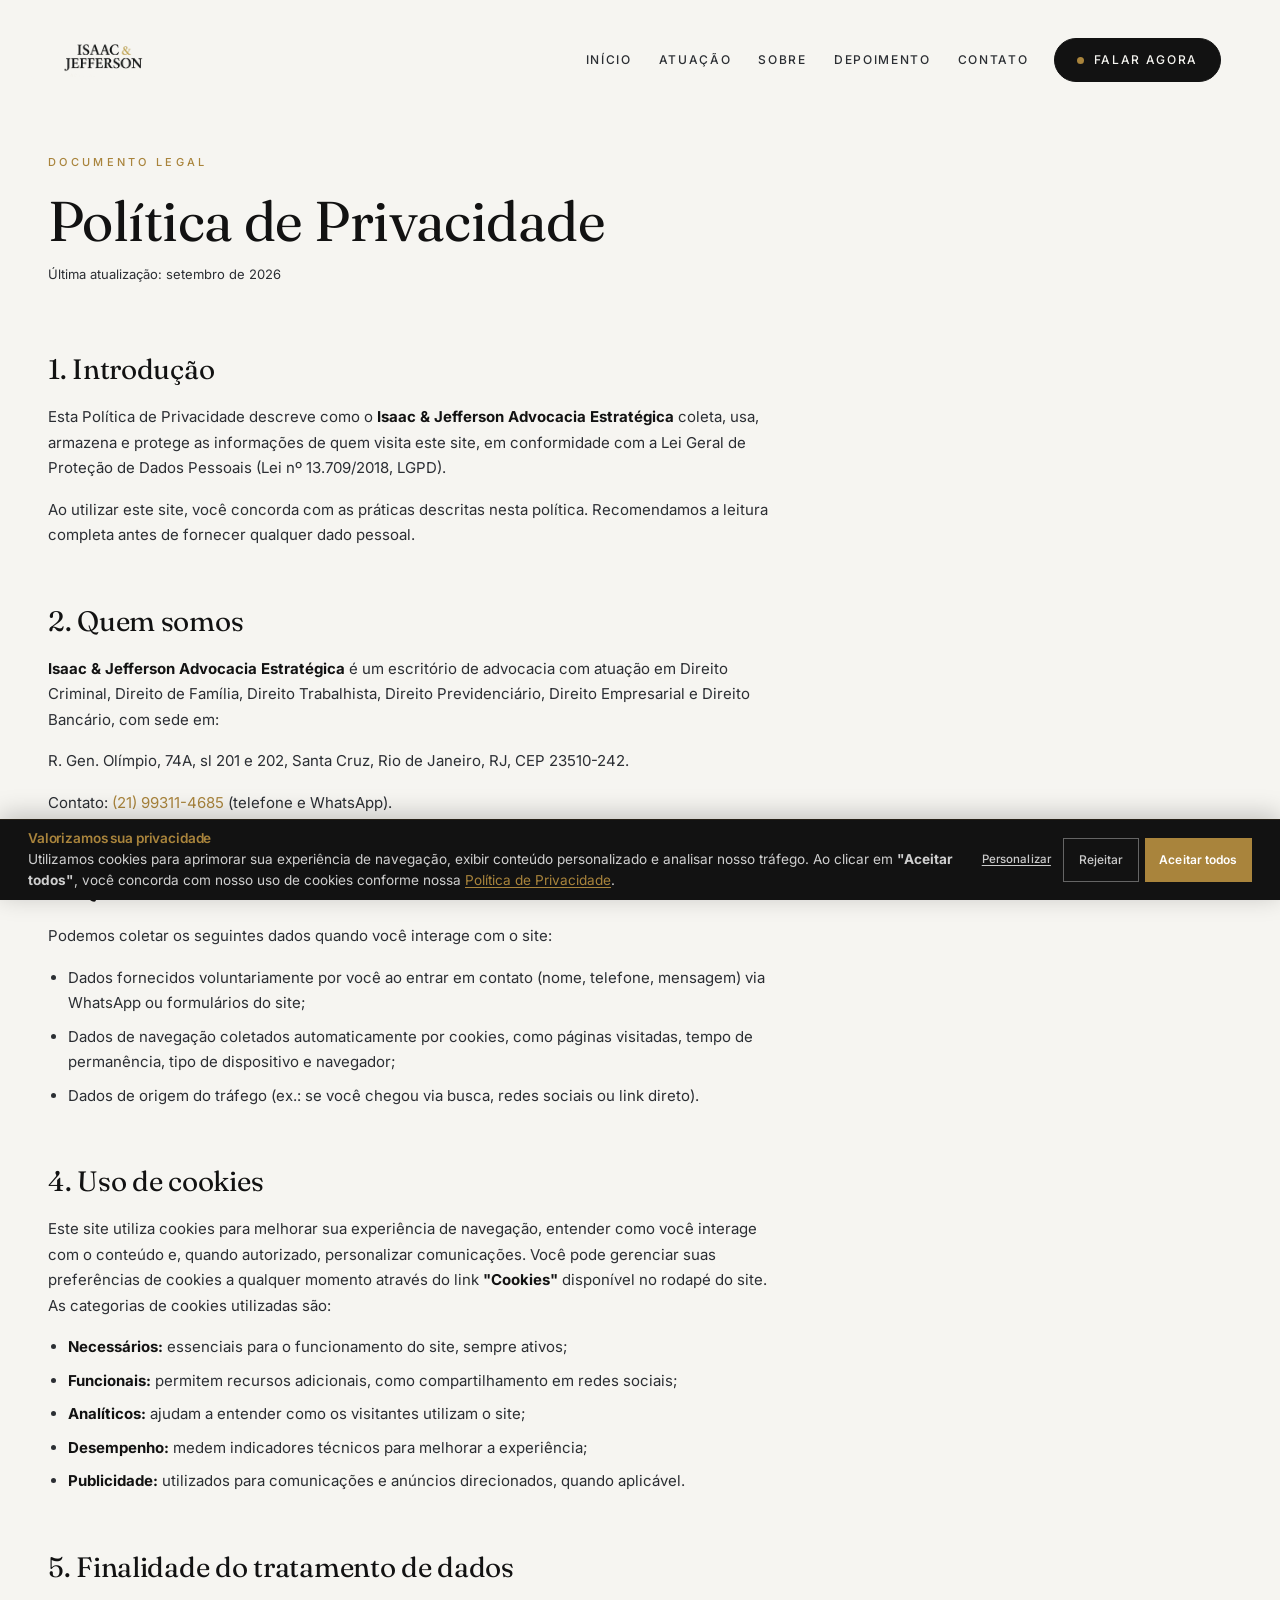
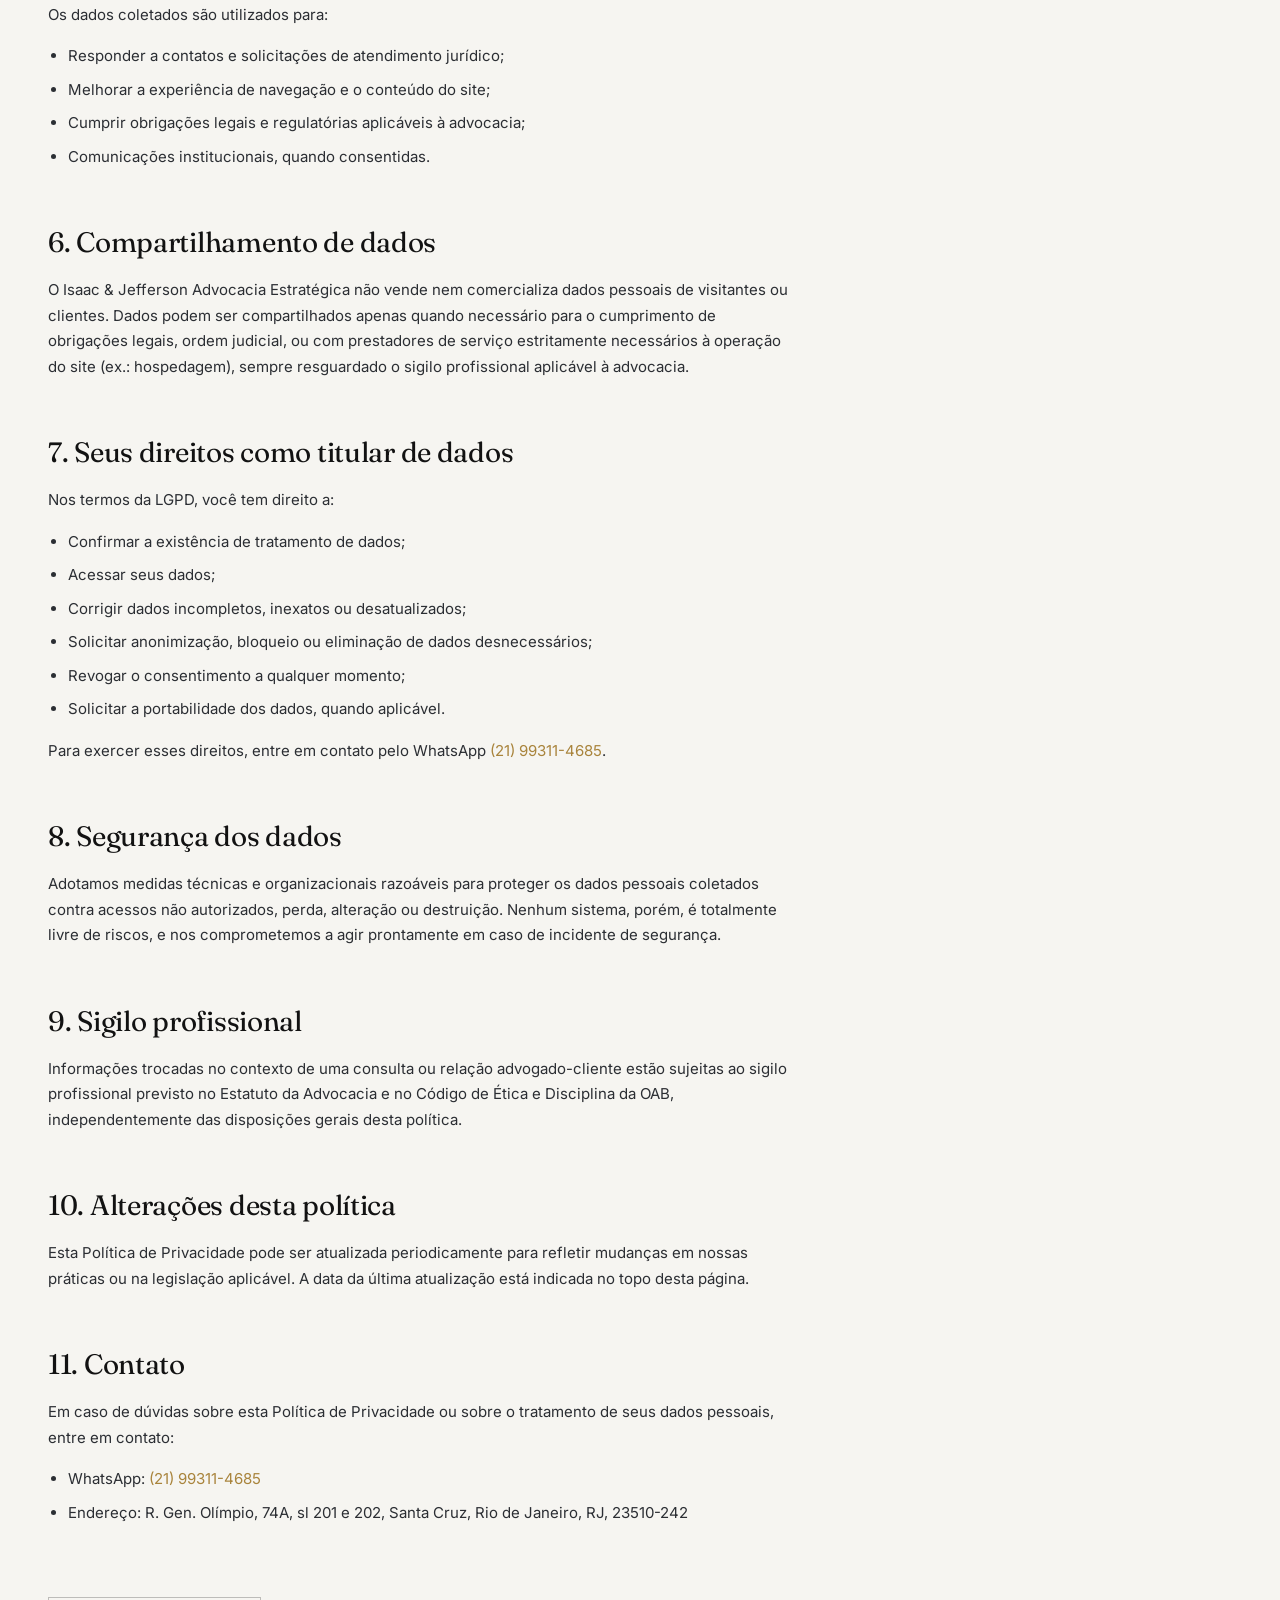
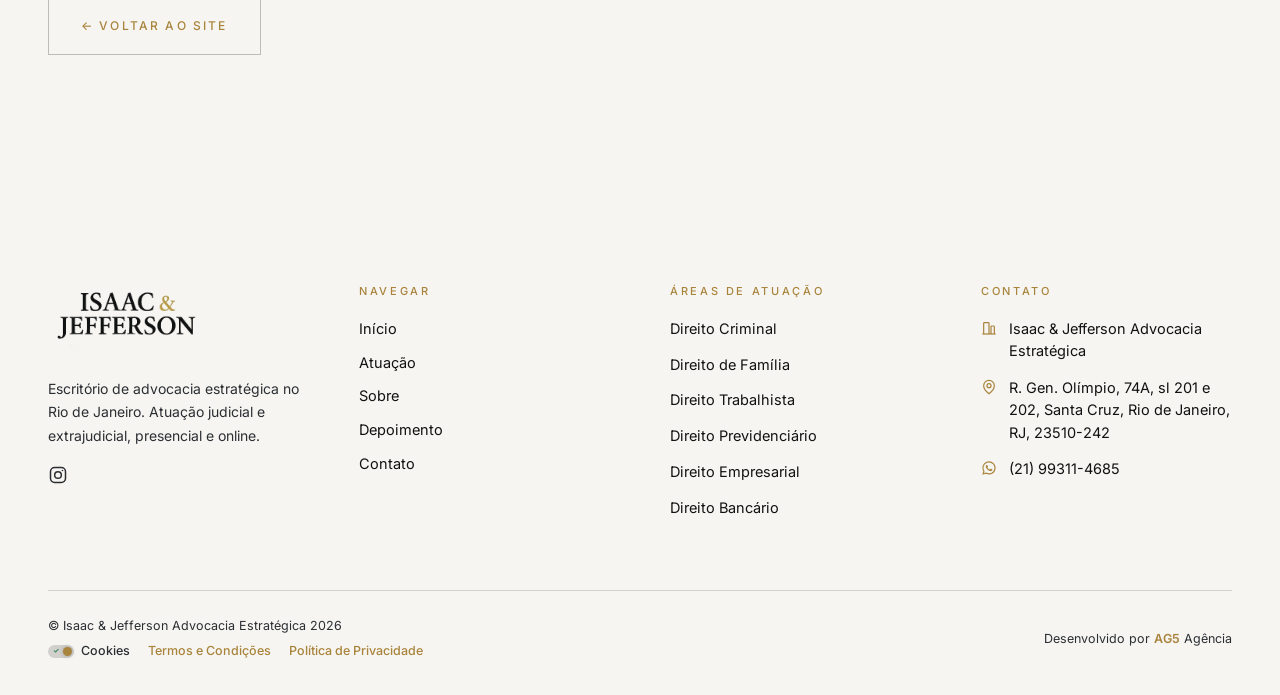
<file: politica-de-privacidade.html>
<!DOCTYPE html>
<html lang="pt-BR">
<head>
<meta charset="utf-8" />
<meta name="viewport" content="width=device-width, initial-scale=1" />
<title>Política de Privacidade | Isaac &amp; Jefferson Advocacia Estratégica</title>
<meta name="description" content="Política de Privacidade do escritório Isaac &amp; Jefferson Advocacia Estratégica: como coletamos, usamos e protegemos seus dados, em conformidade com a LGPD." />
<meta name="robots" content="noindex, follow" />
<meta name="theme-color" content="#121212" />
<link rel="canonical" href="https://issacejefferson.ag5agencia.site/politica-de-privacidade" />
<meta property="og:title" content="Política de Privacidade | Isaac &amp; Jefferson Advocacia Estratégica" />
<meta property="og:description" content="Política de Privacidade do escritório Isaac &amp; Jefferson Advocacia Estratégica, em conformidade com a LGPD." />
<meta property="og:type" content="website" />
<meta property="og:url" content="https://issacejefferson.ag5agencia.site/politica-de-privacidade" />
<link rel="icon" href="assets/favicon-isaac-jefferson-advocacia.ico" />
<link rel="preconnect" href="https://fonts.googleapis.com" />
<link rel="preconnect" href="https://fonts.gstatic.com" crossorigin />
<!-- PageSpeed fix: async-load do Google Fonts (elimina render-blocking) -->
<link rel="preload" as="style" href="https://fonts.googleapis.com/css2?family=Fraunces:opsz,wght@9..144,300;9..144,400;9..144,500;9..144,600&family=Inter:wght@300;400;500;600&display=swap" onload="this.onload=null;this.rel='stylesheet'" />
<noscript><link href="https://fonts.googleapis.com/css2?family=Fraunces:opsz,wght@9..144,300;9..144,400;9..144,500;9..144,600&family=Inter:wght@300;400;500;600&display=swap" rel="stylesheet" /></noscript>
<link rel="stylesheet" href="style.css" />
<link rel="stylesheet" href="cookie-banner.css" />
<style>
  .legal { padding: clamp(120px, 12vw, 160px) 0 clamp(70px, 10vw, 130px); }
  .legal__header { margin-bottom: clamp(40px, 6vw, 64px); }
  .legal__title { font-family: var(--font-display); font-size: clamp(32px, 5vw, 56px); line-height: 1.05; margin-bottom: 14px; }
  .legal__updated { font-size: 13px; color: var(--graphite); }
  .legal__body { max-width: 74ch; }
  .legal__body h2 { font-family: var(--font-display); font-size: clamp(20px, 2.4vw, 28px); margin: clamp(36px, 5vw, 52px) 0 14px; }
  .legal__body h2:first-child { margin-top: 0; }
  .legal__body p, .legal__body li { font-size: 15px; line-height: 1.7; color: var(--graphite); }
  .legal__body p { margin: 0 0 16px; }
  .legal__body ul { margin: 0 0 16px; padding-left: 20px; }
  .legal__body li { margin-bottom: 8px; }
  .legal__body a { color: var(--gold); }
  .legal__body strong { color: var(--ink); }
  .legal__back { display: inline-flex; margin-top: clamp(40px, 6vw, 56px); }
</style>
</head>
<body>

<a href="/#hero" class="sr-only">Ir para o conteúdo</a>

<header class="nav" id="navbar">
  <div class="nav__inner">
    <a href="/#hero" class="nav__logo" aria-label="Isaac &amp; Jefferson Advocacia Estratégica, início">
      <img src="assets/logo-isaac-jefferson-advocacia-estrategica.webp" alt="Isaac &amp; Jefferson Advocacia Estratégica" width="400" height="190" />
    </a>
    <nav class="nav__links" aria-label="Navegação principal">
      <a class="nav__link" href="/#hero">Início</a>
      <a class="nav__link" href="/#areas">Atuação</a>
      <a class="nav__link" href="/#como-trabalhamos">Sobre</a>
      <a class="nav__link" href="/#depoimentos">Depoimento</a>
      <a class="nav__link" href="/#contato">Contato</a>
      <a class="nav__cta" href="https://wa.me/5521993114685?text=Ol%C3%A1%2C%20vim%20atrav%C3%A9s%20do%20site%20e%20gostaria%20de%20agendar%20uma%20consulta." target="_blank" rel="noopener noreferrer" aria-label="Falar agora pelo WhatsApp – menu principal"><span class="nav__dot"></span>Falar agora</a>
    </nav>
    <button type="button" class="nav__burger" id="navBurger" aria-label="Abrir menu" aria-expanded="false" aria-controls="drawer">
      <span></span><span></span><span></span>
    </button>
  </div>
</header>

<main>
  <section class="legal section--light">
    <div class="wrap">
      <div class="legal__header">
        <p class="eyebrow mb-3">Documento legal</p>
        <h1 class="legal__title">Política de Privacidade</h1>
        <p class="legal__updated">Última atualização: setembro de 2026</p>
      </div>

      <div class="legal__body">
        <h2>1. Introdução</h2>
        <p>Esta Política de Privacidade descreve como o <strong>Isaac &amp; Jefferson Advocacia Estratégica</strong> coleta, usa, armazena e protege as informações de quem visita este site, em conformidade com a Lei Geral de Proteção de Dados Pessoais (Lei nº 13.709/2018, LGPD).</p>
        <p>Ao utilizar este site, você concorda com as práticas descritas nesta política. Recomendamos a leitura completa antes de fornecer qualquer dado pessoal.</p>

        <h2>2. Quem somos</h2>
        <p><strong>Isaac &amp; Jefferson Advocacia Estratégica</strong> é um escritório de advocacia com atuação em Direito Criminal, Direito de Família, Direito Trabalhista, Direito Previdenciário, Direito Empresarial e Direito Bancário, com sede em:</p>
        <p>R. Gen. Olímpio, 74A, sl 201 e 202, Santa Cruz, Rio de Janeiro, RJ, CEP 23510-242.</p>
        <p>Contato: <a href="https://wa.me/5521993114685?text=Ol%C3%A1%2C%20vim%20atrav%C3%A9s%20do%20site%20e%20gostaria%20de%20tirar%20uma%20d%C3%BAvida." target="_blank" rel="noopener noreferrer">(21) 99311-4685</a> (telefone e WhatsApp).</p>

        <h2>3. Quais dados coletamos</h2>
        <p>Podemos coletar os seguintes dados quando você interage com o site:</p>
        <ul>
          <li>Dados fornecidos voluntariamente por você ao entrar em contato (nome, telefone, mensagem) via WhatsApp ou formulários do site;</li>
          <li>Dados de navegação coletados automaticamente por cookies, como páginas visitadas, tempo de permanência, tipo de dispositivo e navegador;</li>
          <li>Dados de origem do tráfego (ex.: se você chegou via busca, redes sociais ou link direto).</li>
        </ul>

        <h2>4. Uso de cookies</h2>
        <p>Este site utiliza cookies para melhorar sua experiência de navegação, entender como você interage com o conteúdo e, quando autorizado, personalizar comunicações. Você pode gerenciar suas preferências de cookies a qualquer momento através do link <strong>"Cookies"</strong> disponível no rodapé do site. As categorias de cookies utilizadas são:</p>
        <ul>
          <li><strong>Necessários:</strong> essenciais para o funcionamento do site, sempre ativos;</li>
          <li><strong>Funcionais:</strong> permitem recursos adicionais, como compartilhamento em redes sociais;</li>
          <li><strong>Analíticos:</strong> ajudam a entender como os visitantes utilizam o site;</li>
          <li><strong>Desempenho:</strong> medem indicadores técnicos para melhorar a experiência;</li>
          <li><strong>Publicidade:</strong> utilizados para comunicações e anúncios direcionados, quando aplicável.</li>
        </ul>

        <h2>5. Finalidade do tratamento de dados</h2>
        <p>Os dados coletados são utilizados para:</p>
        <ul>
          <li>Responder a contatos e solicitações de atendimento jurídico;</li>
          <li>Melhorar a experiência de navegação e o conteúdo do site;</li>
          <li>Cumprir obrigações legais e regulatórias aplicáveis à advocacia;</li>
          <li>Comunicações institucionais, quando consentidas.</li>
        </ul>

        <h2>6. Compartilhamento de dados</h2>
        <p>O Isaac &amp; Jefferson Advocacia Estratégica não vende nem comercializa dados pessoais de visitantes ou clientes. Dados podem ser compartilhados apenas quando necessário para o cumprimento de obrigações legais, ordem judicial, ou com prestadores de serviço estritamente necessários à operação do site (ex.: hospedagem), sempre resguardado o sigilo profissional aplicável à advocacia.</p>

        <h2>7. Seus direitos como titular de dados</h2>
        <p>Nos termos da LGPD, você tem direito a:</p>
        <ul>
          <li>Confirmar a existência de tratamento de dados;</li>
          <li>Acessar seus dados;</li>
          <li>Corrigir dados incompletos, inexatos ou desatualizados;</li>
          <li>Solicitar anonimização, bloqueio ou eliminação de dados desnecessários;</li>
          <li>Revogar o consentimento a qualquer momento;</li>
          <li>Solicitar a portabilidade dos dados, quando aplicável.</li>
        </ul>
        <p>Para exercer esses direitos, entre em contato pelo WhatsApp <a href="https://wa.me/5521993114685?text=Ol%C3%A1%2C%20vim%20atrav%C3%A9s%20do%20site%20e%20gostaria%20de%20tirar%20uma%20d%C3%BAvida." target="_blank" rel="noopener noreferrer">(21) 99311-4685</a>.</p>

        <h2>8. Segurança dos dados</h2>
        <p>Adotamos medidas técnicas e organizacionais razoáveis para proteger os dados pessoais coletados contra acessos não autorizados, perda, alteração ou destruição. Nenhum sistema, porém, é totalmente livre de riscos, e nos comprometemos a agir prontamente em caso de incidente de segurança.</p>

        <h2>9. Sigilo profissional</h2>
        <p>Informações trocadas no contexto de uma consulta ou relação advogado-cliente estão sujeitas ao sigilo profissional previsto no Estatuto da Advocacia e no Código de Ética e Disciplina da OAB, independentemente das disposições gerais desta política.</p>

        <h2>10. Alterações desta política</h2>
        <p>Esta Política de Privacidade pode ser atualizada periodicamente para refletir mudanças em nossas práticas ou na legislação aplicável. A data da última atualização está indicada no topo desta página.</p>

        <h2>11. Contato</h2>
        <p>Em caso de dúvidas sobre esta Política de Privacidade ou sobre o tratamento de seus dados pessoais, entre em contato:</p>
        <ul>
          <li>WhatsApp: <a href="https://wa.me/5521993114685?text=Ol%C3%A1%2C%20vim%20atrav%C3%A9s%20do%20site%20e%20gostaria%20de%20tirar%20uma%20d%C3%BAvida." target="_blank" rel="noopener noreferrer">(21) 99311-4685</a></li>
          <li>Endereço: R. Gen. Olímpio, 74A, sl 201 e 202, Santa Cruz, Rio de Janeiro, RJ, 23510-242</li>
        </ul>

        <a class="btn btn--ghost legal__back" href="/">← Voltar ao site</a>
      </div>
    </div>
  </section>
</main>

<footer class="footer">
  <div class="wrap">
    <div class="footer__grid">
      <div>
        <img class="footer__logo" src="assets/logo-isaac-jefferson-advocacia-estrategica.webp" alt="Isaac &amp; Jefferson Advocacia Estratégica" width="400" height="190" loading="lazy" />
        <p class="footer__about">Escritório de advocacia estratégica no Rio de Janeiro. Atuação judicial e extrajudicial, presencial e online.</p>
        <div class="footer__social">
          <a href="https://www.instagram.com/ij.advocacia" target="_blank" rel="noopener noreferrer" aria-label="Instagram">
            <svg viewBox="0 0 24 24" width="20" height="20" fill="none" stroke="currentColor" stroke-width="1.8" aria-hidden="true"><rect x="3" y="3" width="18" height="18" rx="5" /><circle cx="12" cy="12" r="4" /><circle cx="17.4" cy="6.6" r="1" fill="currentColor" stroke="none" /></svg>
          </a>
        </div>
      </div>
      <div>
        <p class="footer__title">Navegar</p>
        <div class="footer__list footer__list--nav">
          <a class="footer__nav-link" href="/#hero">Início</a>
          <a class="footer__nav-link" href="/#areas">Atuação</a>
          <a class="footer__nav-link" href="/#como-trabalhamos">Sobre</a>
          <a class="footer__nav-link" href="/#depoimentos">Depoimento</a>
          <a class="footer__nav-link" href="/#contato">Contato</a>
        </div>
      </div>
      <div>
        <p class="footer__title">Áreas de atuação</p>
        <div class="footer__list">
          <a class="footer__nav-link" href="/#areas">Direito Criminal</a>
          <a class="footer__nav-link" href="/#areas">Direito de Família</a>
          <a class="footer__nav-link" href="/#areas">Direito Trabalhista</a>
          <a class="footer__nav-link" href="/#areas">Direito Previdenciário</a>
          <a class="footer__nav-link" href="/#areas">Direito Empresarial</a>
          <a class="footer__nav-link" href="/#areas">Direito Bancário</a>
        </div>
      </div>
      <div>
        <p class="footer__title">Contato</p>
        <div class="footer__list">
          <a class="footer__contact" href="https://share.google/rDCIeaf4TLMOgI6k5" target="_blank" rel="noopener noreferrer">
            <svg class="footer__contact-icon" viewBox="0 0 24 24" width="16" height="16" fill="none" stroke="currentColor" stroke-width="1.8" aria-hidden="true"><path d="M4 21V5a1 1 0 0 1 1-1h6a1 1 0 0 1 1 1v16" /><path d="M15 21V10a1 1 0 0 1 1-1h3a1 1 0 0 1 1 1v11" /><path d="M9 8h.01M9 12h.01M9 16h.01" /><path d="M2 21h20" /></svg>
            Isaac &amp; Jefferson Advocacia Estratégica
          </a>
          <a class="footer__contact" href="https://www.google.com/maps/dir/?api=1&amp;destination=R.+Gen.+Ol%C3%ADmpio%2C+74A+-+Santa+Cruz%2C+Rio+de+Janeiro+-+RJ%2C+23510-242" target="_blank" rel="noopener noreferrer">
            <svg class="footer__contact-icon" viewBox="0 0 24 24" width="16" height="16" fill="none" stroke="currentColor" stroke-width="1.8" aria-hidden="true"><path d="M20 10c0 6-8 12-8 12s-8-6-8-12a8 8 0 0 1 16 0Z" /><circle cx="12" cy="10" r="3" /></svg>
            R. Gen. Olímpio, 74A, sl 201 e 202, Santa Cruz, Rio de Janeiro, RJ, 23510-242
          </a>
          <a class="footer__contact" href="https://wa.me/5521993114685?text=Ol%C3%A1%2C%20vim%20atrav%C3%A9s%20do%20site%20e%20gostaria%20de%20agendar%20uma%20consulta." target="_blank" rel="noopener noreferrer">
            <svg class="footer__contact-icon" viewBox="0 0 24 24" width="16" height="16" fill="currentColor" aria-hidden="true"><path d="M12.04 2C6.58 2 2.13 6.45 2.13 11.91c0 1.75.46 3.45 1.32 4.95L2 22l5.29-1.39a9.9 9.9 0 0 0 4.75 1.21h.01c5.46 0 9.9-4.45 9.9-9.91C21.96 6.45 17.5 2 12.04 2Zm0 18.06h-.01a8.2 8.2 0 0 1-4.19-1.15l-.3-.18-3.13.82.84-3.05-.2-.31a8.14 8.14 0 0 1-1.26-4.33c0-4.51 3.67-8.18 8.19-8.18a8.15 8.15 0 0 1 8.16 8.19c0 4.51-3.67 8.19-8.1 8.19Zm4.48-6.13c-.24-.12-1.45-.72-1.68-.8-.22-.08-.39-.12-.55.12-.16.24-.63.8-.78.97-.14.16-.29.18-.53.06-.24-.12-1.03-.38-1.96-1.21-.72-.65-1.21-1.44-1.35-1.68-.14-.24-.02-.37.11-.49.11-.11.24-.29.36-.43.12-.14.16-.24.24-.4.08-.16.04-.31-.02-.43-.06-.12-.55-1.32-.75-1.81-.2-.48-.4-.41-.55-.42h-.47c-.16 0-.43.06-.65.31-.22.24-.86.84-.86 2.04 0 1.2.88 2.36 1 2.52.12.16 1.73 2.64 4.2 3.7.59.25 1.04.4 1.4.52.59.19 1.12.16 1.55.1.47-.07 1.45-.59 1.65-1.16.2-.57.2-1.06.14-1.16-.06-.1-.22-.16-.46-.28Z" /></svg>
            (21) 99311-4685
          </a>
        </div>
      </div>
    </div>
    <div class="credits">
      <div class="credits__left">
        <p>© Isaac &amp; Jefferson Advocacia Estratégica 2026</p>
        <div class="credits__legal-links">
          <a href="#" id="ck-prefs-link" class="credits__cookie-link">
            <span class="credits__cookie-icon" id="cookie-toggle" aria-hidden="true">
              <span class="credits__cookie-check">✓</span>
              <span class="credits__cookie-x">✕</span>
              <span class="credits__cookie-dot"></span>
            </span>
            Cookies
          </a>
          <a href="/termos-e-condicoes" class="credits__legal-link">Termos e Condições</a>
          <a href="/politica-de-privacidade" class="credits__legal-link">Política de Privacidade</a>
        </div>
      </div>
      <div class="credits__right">
        <p>Desenvolvido por <a href="https://www.ag5agencia.com.br" target="_blank" rel="noopener noreferrer">AG5</a> Agência</p>
      </div>
    </div>
  </div>
</footer>

<!-- DRAWER MOBILE -->
<div class="drawer-overlay" id="drawerOverlay"></div>
<aside class="drawer" id="drawer" aria-hidden="true">
  <div class="drawer__head">
    <a href="/#hero" class="drawer__logo" aria-label="Isaac &amp; Jefferson Advocacia Estratégica, início">
      <img src="assets/logo-isaac-jefferson-advocacia-estrategica.webp" alt="Isaac &amp; Jefferson Advocacia Estratégica" width="400" height="190" />
    </a>
    <button type="button" class="drawer__close" id="drawerClose" aria-label="Fechar menu">
      <span></span><span></span>
    </button>
  </div>
  <nav class="drawer__nav" aria-label="Navegação mobile">
    <a class="drawer__link" href="/#hero">Início</a>
    <a class="drawer__link" href="/#areas">Atuação</a>
    <a class="drawer__link" href="/#como-trabalhamos">Sobre</a>
    <a class="drawer__link" href="/#depoimentos">Depoimento</a>
    <a class="drawer__link" href="/#contato">Contato</a>
  </nav>
  <a class="drawer__cta" href="https://wa.me/5521993114685?text=Ol%C3%A1%2C%20vim%20atrav%C3%A9s%20do%20site%20e%20gostaria%20de%20agendar%20uma%20consulta." target="_blank" rel="noopener noreferrer" aria-label="Falar agora pelo WhatsApp – menu mobile"><span class="nav__dot"></span>Falar agora</a>
</aside>

<!-- ========== COOKIE BANNER (LGPD) ========== -->
<div id="ck-banner" class="ck-banner" role="dialog" aria-modal="true" aria-label="Aviso de cookies" aria-live="polite" aria-hidden="true">
  <div class="ck-banner__inner">
    <div class="ck-banner__content">
      <h2 class="ck-banner__title">Valorizamos sua privacidade</h2>
      <p class="ck-banner__text">
        Utilizamos cookies para aprimorar sua experiência de navegação, exibir conteúdo
        personalizado e analisar nosso tráfego. Ao clicar em <strong>"Aceitar todos"</strong>,
        você concorda com nosso uso de cookies conforme nossa
        <a href="/politica-de-privacidade" class="ck-banner__link">Política de Privacidade</a>.
      </p>
    </div>
    <div class="ck-banner__actions">
      <button id="ck-customize" class="ck-btn ck-btn--ghost">Personalizar</button>
      <button id="ck-reject" class="ck-btn ck-btn--outline">Rejeitar</button>
      <button id="ck-accept-all" class="ck-btn ck-btn--primary">Aceitar todos</button>
    </div>
  </div>
</div>

<div id="ck-modal" class="ck-modal" role="dialog" aria-modal="true" aria-label="Personalizar preferências de cookies" aria-hidden="true">
  <div class="ck-modal__overlay" id="ck-modal-overlay"></div>
  <div class="ck-modal__box">
    <div class="ck-modal__header">
      <h2 class="ck-modal__title">Personalizar preferências de consentimento</h2>
      <button class="ck-modal__close" id="ck-modal-close" aria-label="Fechar modal">
        <svg width="18" height="18" viewBox="0 0 24 24" fill="none" aria-hidden="true">
          <path d="M18 6L6 18M6 6l12 12" stroke="currentColor" stroke-width="2" stroke-linecap="round" stroke-linejoin="round" />
        </svg>
      </button>
    </div>
    <div class="ck-modal__body">
      <p class="ck-modal__intro">
        Utilizamos cookies para ajudar você a navegar com eficiência e executar certas funções.
        Os cookies classificados como <strong>"Necessário"</strong> são essenciais para o
        funcionamento básico do site e não podem ser desativados.
      </p>
      <div class="ck-category">
        <div class="ck-category__header">
          <div class="ck-category__info">
            <h3 class="ck-category__name">Necessário</h3>
            <p class="ck-category__desc">Essenciais para o funcionamento do site. Não armazenam dados pessoalmente identificáveis.</p>
          </div>
          <span class="ck-category__badge">Sempre ativo</span>
        </div>
      </div>
      <div class="ck-category">
        <div class="ck-category__header">
          <div class="ck-category__info">
            <h3 class="ck-category__name">Funcional</h3>
            <p class="ck-category__desc">Ajudam a executar funcionalidades como compartilhamento em mídia social e recursos de terceiros.</p>
          </div>
          <label class="ck-toggle" aria-label="Ativar cookies funcionais">
            <input type="checkbox" id="ck-functional" name="functional">
            <span class="ck-toggle__slider"></span>
          </label>
        </div>
      </div>
      <div class="ck-category">
        <div class="ck-category__header">
          <div class="ck-category__info">
            <h3 class="ck-category__name">Analítico</h3>
            <p class="ck-category__desc">Usados para entender como os visitantes interagem com o site (visitantes, taxa de rejeição, etc.).</p>
          </div>
          <label class="ck-toggle" aria-label="Ativar cookies analíticos">
            <input type="checkbox" id="ck-analytics" name="analytics">
            <span class="ck-toggle__slider"></span>
          </label>
        </div>
      </div>
      <div class="ck-category">
        <div class="ck-category__header">
          <div class="ck-category__info">
            <h3 class="ck-category__name">Desempenho</h3>
            <p class="ck-category__desc">Analisam índices de desempenho do site para oferecer melhor experiência ao visitante.</p>
          </div>
          <label class="ck-toggle" aria-label="Ativar cookies de desempenho">
            <input type="checkbox" id="ck-performance" name="performance">
            <span class="ck-toggle__slider"></span>
          </label>
        </div>
      </div>
      <div class="ck-category">
        <div class="ck-category__header">
          <div class="ck-category__info">
            <h3 class="ck-category__name">Publicidade</h3>
            <p class="ck-category__desc">Entregam anúncios personalizados com base nas páginas visitadas anteriormente.</p>
          </div>
          <label class="ck-toggle" aria-label="Ativar cookies de publicidade">
            <input type="checkbox" id="ck-advertising" name="advertising">
            <span class="ck-toggle__slider"></span>
          </label>
        </div>
      </div>
    </div>
    <div class="ck-modal__footer">
      <button id="ck-modal-reject" class="ck-btn ck-btn--outline">Rejeitar</button>
      <button id="ck-modal-save" class="ck-btn ck-btn--ghost">Salvar Preferências</button>
      <button id="ck-modal-accept-all" class="ck-btn ck-btn--primary">Aceitar todos</button>
    </div>
  </div>
</div>

<button id="ck-prefs-btn" class="ck-prefs-btn" aria-label="Preferências de cookies" style="display:none;">Cookies</button>

<script src="cookie-banner.js" defer></script>
<script src="script.js" defer></script>
<script src="https://control-blog.ag5agencia.site/r.js" data-c="isaac-e-jefferson-advocacia" defer></script>
</body>
</html>
</file>
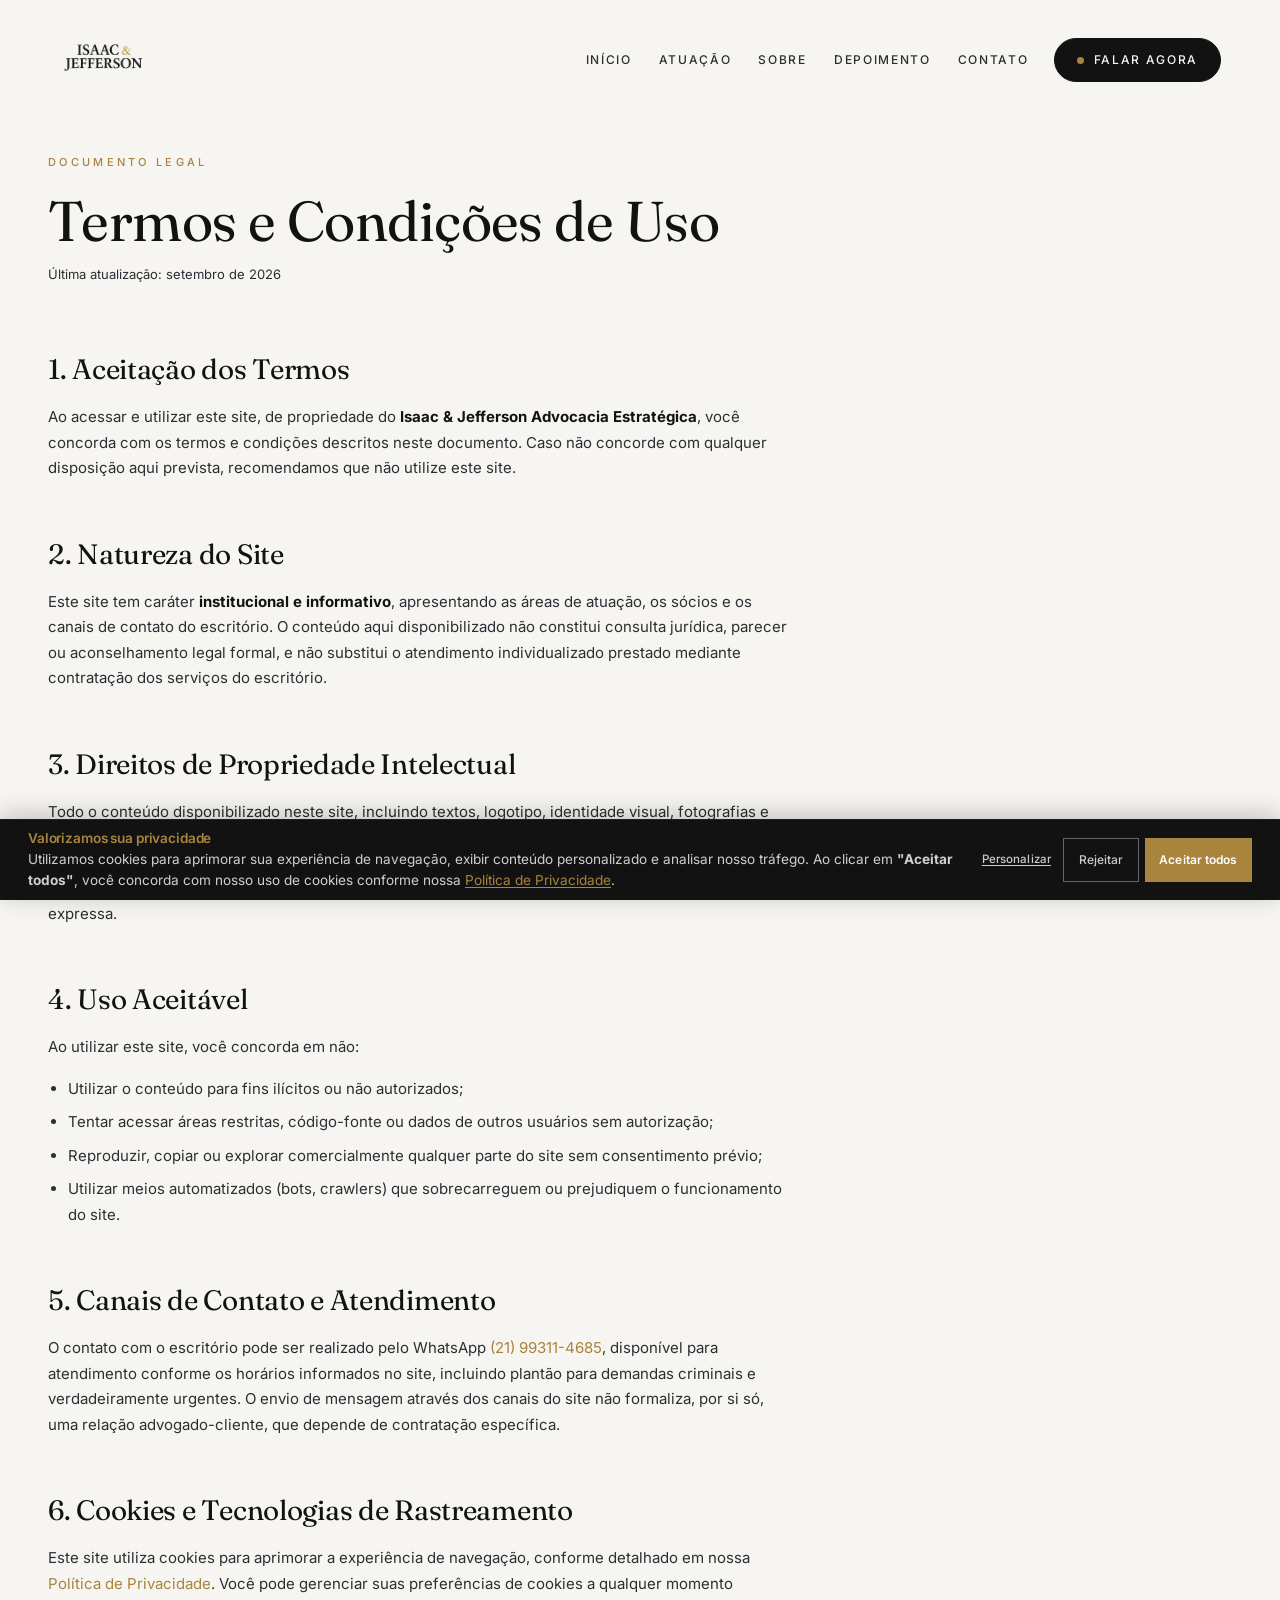
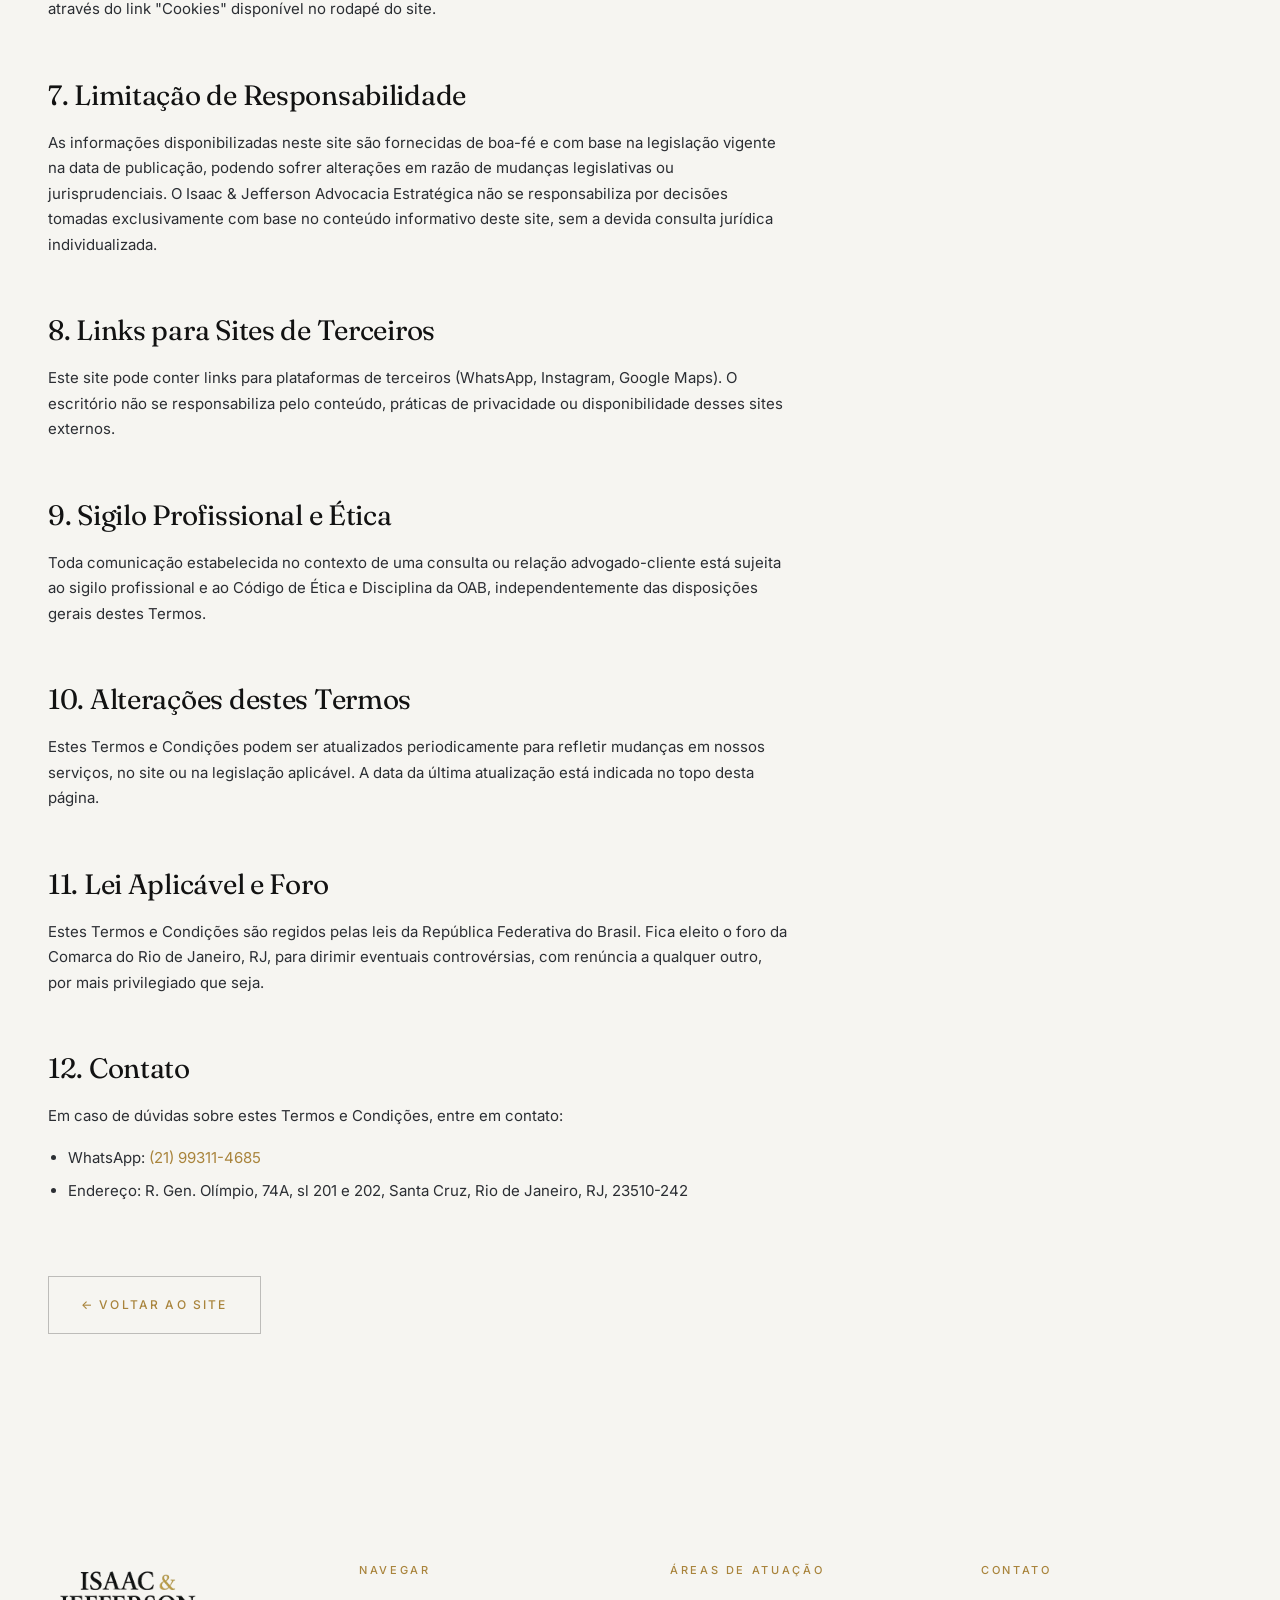
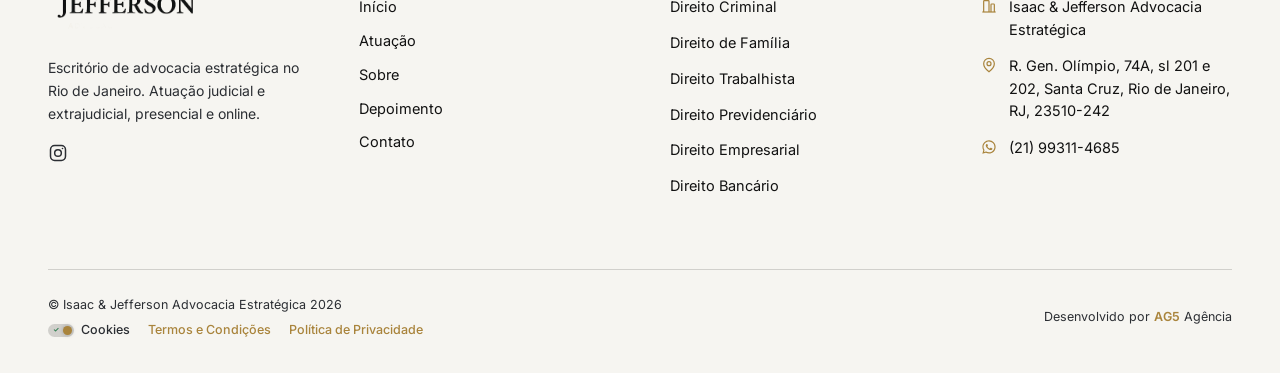
<file: termos-e-condicoes.html>
<!DOCTYPE html>
<html lang="pt-BR">
<head>
<meta charset="utf-8" />
<meta name="viewport" content="width=device-width, initial-scale=1" />
<title>Termos e Condições | Isaac &amp; Jefferson Advocacia Estratégica</title>
<meta name="description" content="Termos e Condições de uso do site do escritório Isaac &amp; Jefferson Advocacia Estratégica, advocacia em Santa Cruz, Rio de Janeiro." />
<meta name="robots" content="noindex, follow" />
<meta name="theme-color" content="#121212" />
<link rel="canonical" href="https://issacejefferson.ag5agencia.site/termos-e-condicoes" />
<meta property="og:title" content="Termos e Condições | Isaac &amp; Jefferson Advocacia Estratégica" />
<meta property="og:description" content="Termos e Condições de uso do site do escritório Isaac &amp; Jefferson Advocacia Estratégica." />
<meta property="og:type" content="website" />
<meta property="og:url" content="https://issacejefferson.ag5agencia.site/termos-e-condicoes" />
<link rel="icon" href="assets/favicon-isaac-jefferson-advocacia.ico" />
<link rel="preconnect" href="https://fonts.googleapis.com" />
<link rel="preconnect" href="https://fonts.gstatic.com" crossorigin />
<!-- PageSpeed fix: async-load do Google Fonts (elimina render-blocking) -->
<link rel="preload" as="style" href="https://fonts.googleapis.com/css2?family=Fraunces:opsz,wght@9..144,300;9..144,400;9..144,500;9..144,600&family=Inter:wght@300;400;500;600&display=swap" onload="this.onload=null;this.rel='stylesheet'" />
<noscript><link href="https://fonts.googleapis.com/css2?family=Fraunces:opsz,wght@9..144,300;9..144,400;9..144,500;9..144,600&family=Inter:wght@300;400;500;600&display=swap" rel="stylesheet" /></noscript>
<link rel="stylesheet" href="style.css" />
<link rel="stylesheet" href="cookie-banner.css" />
<style>
  .legal { padding: clamp(120px, 12vw, 160px) 0 clamp(70px, 10vw, 130px); }
  .legal__header { margin-bottom: clamp(40px, 6vw, 64px); }
  .legal__title { font-family: var(--font-display); font-size: clamp(32px, 5vw, 56px); line-height: 1.05; margin-bottom: 14px; }
  .legal__updated { font-size: 13px; color: var(--graphite); }
  .legal__body { max-width: 74ch; }
  .legal__body h2 { font-family: var(--font-display); font-size: clamp(20px, 2.4vw, 28px); margin: clamp(36px, 5vw, 52px) 0 14px; }
  .legal__body h2:first-child { margin-top: 0; }
  .legal__body p, .legal__body li { font-size: 15px; line-height: 1.7; color: var(--graphite); }
  .legal__body p { margin: 0 0 16px; }
  .legal__body ul { margin: 0 0 16px; padding-left: 20px; }
  .legal__body li { margin-bottom: 8px; }
  .legal__body a { color: var(--gold); }
  .legal__body strong { color: var(--ink); }
  .legal__back { display: inline-flex; margin-top: clamp(40px, 6vw, 56px); }
</style>
</head>
<body>

<a href="/#hero" class="sr-only">Ir para o conteúdo</a>

<header class="nav" id="navbar">
  <div class="nav__inner">
    <a href="/#hero" class="nav__logo" aria-label="Isaac &amp; Jefferson Advocacia Estratégica, início">
      <img src="assets/logo-isaac-jefferson-advocacia-estrategica.webp" alt="Isaac &amp; Jefferson Advocacia Estratégica" width="400" height="190" />
    </a>
    <nav class="nav__links" aria-label="Navegação principal">
      <a class="nav__link" href="/#hero">Início</a>
      <a class="nav__link" href="/#areas">Atuação</a>
      <a class="nav__link" href="/#como-trabalhamos">Sobre</a>
      <a class="nav__link" href="/#depoimentos">Depoimento</a>
      <a class="nav__link" href="/#contato">Contato</a>
      <a class="nav__cta" href="https://wa.me/5521993114685?text=Ol%C3%A1%2C%20vim%20atrav%C3%A9s%20do%20site%20e%20gostaria%20de%20agendar%20uma%20consulta." target="_blank" rel="noopener noreferrer" aria-label="Falar agora pelo WhatsApp – menu principal"><span class="nav__dot"></span>Falar agora</a>
    </nav>
    <button type="button" class="nav__burger" id="navBurger" aria-label="Abrir menu" aria-expanded="false" aria-controls="drawer">
      <span></span><span></span><span></span>
    </button>
  </div>
</header>

<main>
  <section class="legal section--light">
    <div class="wrap">
      <div class="legal__header">
        <p class="eyebrow mb-3">Documento legal</p>
        <h1 class="legal__title">Termos e Condições de Uso</h1>
        <p class="legal__updated">Última atualização: setembro de 2026</p>
      </div>

      <div class="legal__body">
        <h2>1. Aceitação dos Termos</h2>
        <p>Ao acessar e utilizar este site, de propriedade do <strong>Isaac &amp; Jefferson Advocacia Estratégica</strong>, você concorda com os termos e condições descritos neste documento. Caso não concorde com qualquer disposição aqui prevista, recomendamos que não utilize este site.</p>

        <h2>2. Natureza do Site</h2>
        <p>Este site tem caráter <strong>institucional e informativo</strong>, apresentando as áreas de atuação, os sócios e os canais de contato do escritório. O conteúdo aqui disponibilizado não constitui consulta jurídica, parecer ou aconselhamento legal formal, e não substitui o atendimento individualizado prestado mediante contratação dos serviços do escritório.</p>

        <h2>3. Direitos de Propriedade Intelectual</h2>
        <p>Todo o conteúdo disponibilizado neste site, incluindo textos, logotipo, identidade visual, fotografias e demais elementos gráficos, é de propriedade do Isaac &amp; Jefferson Advocacia Estratégica ou de seus respectivos titulares, sendo protegido pela Lei de Direitos Autorais (Lei nº 9.610/1998). É vedada a reprodução, distribuição ou uso comercial de qualquer material deste site sem autorização prévia e expressa.</p>

        <h2>4. Uso Aceitável</h2>
        <p>Ao utilizar este site, você concorda em não:</p>
        <ul>
          <li>Utilizar o conteúdo para fins ilícitos ou não autorizados;</li>
          <li>Tentar acessar áreas restritas, código-fonte ou dados de outros usuários sem autorização;</li>
          <li>Reproduzir, copiar ou explorar comercialmente qualquer parte do site sem consentimento prévio;</li>
          <li>Utilizar meios automatizados (bots, crawlers) que sobrecarreguem ou prejudiquem o funcionamento do site.</li>
        </ul>

        <h2>5. Canais de Contato e Atendimento</h2>
        <p>O contato com o escritório pode ser realizado pelo WhatsApp <a href="https://wa.me/5521993114685?text=Ol%C3%A1%2C%20vim%20atrav%C3%A9s%20do%20site%20e%20gostaria%20de%20tirar%20uma%20d%C3%BAvida." target="_blank" rel="noopener noreferrer">(21) 99311-4685</a>, disponível para atendimento conforme os horários informados no site, incluindo plantão para demandas criminais e verdadeiramente urgentes. O envio de mensagem através dos canais do site não formaliza, por si só, uma relação advogado-cliente, que depende de contratação específica.</p>

        <h2>6. Cookies e Tecnologias de Rastreamento</h2>
        <p>Este site utiliza cookies para aprimorar a experiência de navegação, conforme detalhado em nossa <a href="/politica-de-privacidade">Política de Privacidade</a>. Você pode gerenciar suas preferências de cookies a qualquer momento através do link "Cookies" disponível no rodapé do site.</p>

        <h2>7. Limitação de Responsabilidade</h2>
        <p>As informações disponibilizadas neste site são fornecidas de boa-fé e com base na legislação vigente na data de publicação, podendo sofrer alterações em razão de mudanças legislativas ou jurisprudenciais. O Isaac &amp; Jefferson Advocacia Estratégica não se responsabiliza por decisões tomadas exclusivamente com base no conteúdo informativo deste site, sem a devida consulta jurídica individualizada.</p>

        <h2>8. Links para Sites de Terceiros</h2>
        <p>Este site pode conter links para plataformas de terceiros (WhatsApp, Instagram, Google Maps). O escritório não se responsabiliza pelo conteúdo, práticas de privacidade ou disponibilidade desses sites externos.</p>

        <h2>9. Sigilo Profissional e Ética</h2>
        <p>Toda comunicação estabelecida no contexto de uma consulta ou relação advogado-cliente está sujeita ao sigilo profissional e ao Código de Ética e Disciplina da OAB, independentemente das disposições gerais destes Termos.</p>

        <h2>10. Alterações destes Termos</h2>
        <p>Estes Termos e Condições podem ser atualizados periodicamente para refletir mudanças em nossos serviços, no site ou na legislação aplicável. A data da última atualização está indicada no topo desta página.</p>

        <h2>11. Lei Aplicável e Foro</h2>
        <p>Estes Termos e Condições são regidos pelas leis da República Federativa do Brasil. Fica eleito o foro da Comarca do Rio de Janeiro, RJ, para dirimir eventuais controvérsias, com renúncia a qualquer outro, por mais privilegiado que seja.</p>

        <h2>12. Contato</h2>
        <p>Em caso de dúvidas sobre estes Termos e Condições, entre em contato:</p>
        <ul>
          <li>WhatsApp: <a href="https://wa.me/5521993114685?text=Ol%C3%A1%2C%20vim%20atrav%C3%A9s%20do%20site%20e%20gostaria%20de%20tirar%20uma%20d%C3%BAvida." target="_blank" rel="noopener noreferrer">(21) 99311-4685</a></li>
          <li>Endereço: R. Gen. Olímpio, 74A, sl 201 e 202, Santa Cruz, Rio de Janeiro, RJ, 23510-242</li>
        </ul>

        <a class="btn btn--ghost legal__back" href="/">← Voltar ao site</a>
      </div>
    </div>
  </section>
</main>

<footer class="footer">
  <div class="wrap">
    <div class="footer__grid">
      <div>
        <img class="footer__logo" src="assets/logo-isaac-jefferson-advocacia-estrategica.webp" alt="Isaac &amp; Jefferson Advocacia Estratégica" width="400" height="190" loading="lazy" />
        <p class="footer__about">Escritório de advocacia estratégica no Rio de Janeiro. Atuação judicial e extrajudicial, presencial e online.</p>
        <div class="footer__social">
          <a href="https://www.instagram.com/ij.advocacia" target="_blank" rel="noopener noreferrer" aria-label="Instagram">
            <svg viewBox="0 0 24 24" width="20" height="20" fill="none" stroke="currentColor" stroke-width="1.8" aria-hidden="true"><rect x="3" y="3" width="18" height="18" rx="5" /><circle cx="12" cy="12" r="4" /><circle cx="17.4" cy="6.6" r="1" fill="currentColor" stroke="none" /></svg>
          </a>
        </div>
      </div>
      <div>
        <p class="footer__title">Navegar</p>
        <div class="footer__list footer__list--nav">
          <a class="footer__nav-link" href="/#hero">Início</a>
          <a class="footer__nav-link" href="/#areas">Atuação</a>
          <a class="footer__nav-link" href="/#como-trabalhamos">Sobre</a>
          <a class="footer__nav-link" href="/#depoimentos">Depoimento</a>
          <a class="footer__nav-link" href="/#contato">Contato</a>
        </div>
      </div>
      <div>
        <p class="footer__title">Áreas de atuação</p>
        <div class="footer__list">
          <a class="footer__nav-link" href="/#areas">Direito Criminal</a>
          <a class="footer__nav-link" href="/#areas">Direito de Família</a>
          <a class="footer__nav-link" href="/#areas">Direito Trabalhista</a>
          <a class="footer__nav-link" href="/#areas">Direito Previdenciário</a>
          <a class="footer__nav-link" href="/#areas">Direito Empresarial</a>
          <a class="footer__nav-link" href="/#areas">Direito Bancário</a>
        </div>
      </div>
      <div>
        <p class="footer__title">Contato</p>
        <div class="footer__list">
          <a class="footer__contact" href="https://share.google/rDCIeaf4TLMOgI6k5" target="_blank" rel="noopener noreferrer">
            <svg class="footer__contact-icon" viewBox="0 0 24 24" width="16" height="16" fill="none" stroke="currentColor" stroke-width="1.8" aria-hidden="true"><path d="M4 21V5a1 1 0 0 1 1-1h6a1 1 0 0 1 1 1v16" /><path d="M15 21V10a1 1 0 0 1 1-1h3a1 1 0 0 1 1 1v11" /><path d="M9 8h.01M9 12h.01M9 16h.01" /><path d="M2 21h20" /></svg>
            Isaac &amp; Jefferson Advocacia Estratégica
          </a>
          <a class="footer__contact" href="https://www.google.com/maps/dir/?api=1&amp;destination=R.+Gen.+Ol%C3%ADmpio%2C+74A+-+Santa+Cruz%2C+Rio+de+Janeiro+-+RJ%2C+23510-242" target="_blank" rel="noopener noreferrer">
            <svg class="footer__contact-icon" viewBox="0 0 24 24" width="16" height="16" fill="none" stroke="currentColor" stroke-width="1.8" aria-hidden="true"><path d="M20 10c0 6-8 12-8 12s-8-6-8-12a8 8 0 0 1 16 0Z" /><circle cx="12" cy="10" r="3" /></svg>
            R. Gen. Olímpio, 74A, sl 201 e 202, Santa Cruz, Rio de Janeiro, RJ, 23510-242
          </a>
          <a class="footer__contact" href="https://wa.me/5521993114685?text=Ol%C3%A1%2C%20vim%20atrav%C3%A9s%20do%20site%20e%20gostaria%20de%20agendar%20uma%20consulta." target="_blank" rel="noopener noreferrer">
            <svg class="footer__contact-icon" viewBox="0 0 24 24" width="16" height="16" fill="currentColor" aria-hidden="true"><path d="M12.04 2C6.58 2 2.13 6.45 2.13 11.91c0 1.75.46 3.45 1.32 4.95L2 22l5.29-1.39a9.9 9.9 0 0 0 4.75 1.21h.01c5.46 0 9.9-4.45 9.9-9.91C21.96 6.45 17.5 2 12.04 2Zm0 18.06h-.01a8.2 8.2 0 0 1-4.19-1.15l-.3-.18-3.13.82.84-3.05-.2-.31a8.14 8.14 0 0 1-1.26-4.33c0-4.51 3.67-8.18 8.19-8.18a8.15 8.15 0 0 1 8.16 8.19c0 4.51-3.67 8.19-8.1 8.19Zm4.48-6.13c-.24-.12-1.45-.72-1.68-.8-.22-.08-.39-.12-.55.12-.16.24-.63.8-.78.97-.14.16-.29.18-.53.06-.24-.12-1.03-.38-1.96-1.21-.72-.65-1.21-1.44-1.35-1.68-.14-.24-.02-.37.11-.49.11-.11.24-.29.36-.43.12-.14.16-.24.24-.4.08-.16.04-.31-.02-.43-.06-.12-.55-1.32-.75-1.81-.2-.48-.4-.41-.55-.42h-.47c-.16 0-.43.06-.65.31-.22.24-.86.84-.86 2.04 0 1.2.88 2.36 1 2.52.12.16 1.73 2.64 4.2 3.7.59.25 1.04.4 1.4.52.59.19 1.12.16 1.55.1.47-.07 1.45-.59 1.65-1.16.2-.57.2-1.06.14-1.16-.06-.1-.22-.16-.46-.28Z" /></svg>
            (21) 99311-4685
          </a>
        </div>
      </div>
    </div>
    <div class="credits">
      <div class="credits__left">
        <p>© Isaac &amp; Jefferson Advocacia Estratégica 2026</p>
        <div class="credits__legal-links">
          <a href="#" id="ck-prefs-link" class="credits__cookie-link">
            <span class="credits__cookie-icon" id="cookie-toggle" aria-hidden="true">
              <span class="credits__cookie-check">✓</span>
              <span class="credits__cookie-x">✕</span>
              <span class="credits__cookie-dot"></span>
            </span>
            Cookies
          </a>
          <a href="/termos-e-condicoes" class="credits__legal-link">Termos e Condições</a>
          <a href="/politica-de-privacidade" class="credits__legal-link">Política de Privacidade</a>
        </div>
      </div>
      <div class="credits__right">
        <p>Desenvolvido por <a href="https://www.ag5agencia.com.br" target="_blank" rel="noopener noreferrer">AG5</a> Agência</p>
      </div>
    </div>
  </div>
</footer>

<!-- DRAWER MOBILE -->
<div class="drawer-overlay" id="drawerOverlay"></div>
<aside class="drawer" id="drawer" aria-hidden="true">
  <div class="drawer__head">
    <a href="/#hero" class="drawer__logo" aria-label="Isaac &amp; Jefferson Advocacia Estratégica, início">
      <img src="assets/logo-isaac-jefferson-advocacia-estrategica.webp" alt="Isaac &amp; Jefferson Advocacia Estratégica" width="400" height="190" />
    </a>
    <button type="button" class="drawer__close" id="drawerClose" aria-label="Fechar menu">
      <span></span><span></span>
    </button>
  </div>
  <nav class="drawer__nav" aria-label="Navegação mobile">
    <a class="drawer__link" href="/#hero">Início</a>
    <a class="drawer__link" href="/#areas">Atuação</a>
    <a class="drawer__link" href="/#como-trabalhamos">Sobre</a>
    <a class="drawer__link" href="/#depoimentos">Depoimento</a>
    <a class="drawer__link" href="/#contato">Contato</a>
  </nav>
  <a class="drawer__cta" href="https://wa.me/5521993114685?text=Ol%C3%A1%2C%20vim%20atrav%C3%A9s%20do%20site%20e%20gostaria%20de%20agendar%20uma%20consulta." target="_blank" rel="noopener noreferrer" aria-label="Falar agora pelo WhatsApp – menu mobile"><span class="nav__dot"></span>Falar agora</a>
</aside>

<!-- ========== COOKIE BANNER (LGPD) ========== -->
<div id="ck-banner" class="ck-banner" role="dialog" aria-modal="true" aria-label="Aviso de cookies" aria-live="polite" aria-hidden="true">
  <div class="ck-banner__inner">
    <div class="ck-banner__content">
      <h2 class="ck-banner__title">Valorizamos sua privacidade</h2>
      <p class="ck-banner__text">
        Utilizamos cookies para aprimorar sua experiência de navegação, exibir conteúdo
        personalizado e analisar nosso tráfego. Ao clicar em <strong>"Aceitar todos"</strong>,
        você concorda com nosso uso de cookies conforme nossa
        <a href="/politica-de-privacidade" class="ck-banner__link">Política de Privacidade</a>.
      </p>
    </div>
    <div class="ck-banner__actions">
      <button id="ck-customize" class="ck-btn ck-btn--ghost">Personalizar</button>
      <button id="ck-reject" class="ck-btn ck-btn--outline">Rejeitar</button>
      <button id="ck-accept-all" class="ck-btn ck-btn--primary">Aceitar todos</button>
    </div>
  </div>
</div>

<div id="ck-modal" class="ck-modal" role="dialog" aria-modal="true" aria-label="Personalizar preferências de cookies" aria-hidden="true">
  <div class="ck-modal__overlay" id="ck-modal-overlay"></div>
  <div class="ck-modal__box">
    <div class="ck-modal__header">
      <h2 class="ck-modal__title">Personalizar preferências de consentimento</h2>
      <button class="ck-modal__close" id="ck-modal-close" aria-label="Fechar modal">
        <svg width="18" height="18" viewBox="0 0 24 24" fill="none" aria-hidden="true">
          <path d="M18 6L6 18M6 6l12 12" stroke="currentColor" stroke-width="2" stroke-linecap="round" stroke-linejoin="round" />
        </svg>
      </button>
    </div>
    <div class="ck-modal__body">
      <p class="ck-modal__intro">
        Utilizamos cookies para ajudar você a navegar com eficiência e executar certas funções.
        Os cookies classificados como <strong>"Necessário"</strong> são essenciais para o
        funcionamento básico do site e não podem ser desativados.
      </p>
      <div class="ck-category">
        <div class="ck-category__header">
          <div class="ck-category__info">
            <h3 class="ck-category__name">Necessário</h3>
            <p class="ck-category__desc">Essenciais para o funcionamento do site. Não armazenam dados pessoalmente identificáveis.</p>
          </div>
          <span class="ck-category__badge">Sempre ativo</span>
        </div>
      </div>
      <div class="ck-category">
        <div class="ck-category__header">
          <div class="ck-category__info">
            <h3 class="ck-category__name">Funcional</h3>
            <p class="ck-category__desc">Ajudam a executar funcionalidades como compartilhamento em mídia social e recursos de terceiros.</p>
          </div>
          <label class="ck-toggle" aria-label="Ativar cookies funcionais">
            <input type="checkbox" id="ck-functional" name="functional">
            <span class="ck-toggle__slider"></span>
          </label>
        </div>
      </div>
      <div class="ck-category">
        <div class="ck-category__header">
          <div class="ck-category__info">
            <h3 class="ck-category__name">Analítico</h3>
            <p class="ck-category__desc">Usados para entender como os visitantes interagem com o site (visitantes, taxa de rejeição, etc.).</p>
          </div>
          <label class="ck-toggle" aria-label="Ativar cookies analíticos">
            <input type="checkbox" id="ck-analytics" name="analytics">
            <span class="ck-toggle__slider"></span>
          </label>
        </div>
      </div>
      <div class="ck-category">
        <div class="ck-category__header">
          <div class="ck-category__info">
            <h3 class="ck-category__name">Desempenho</h3>
            <p class="ck-category__desc">Analisam índices de desempenho do site para oferecer melhor experiência ao visitante.</p>
          </div>
          <label class="ck-toggle" aria-label="Ativar cookies de desempenho">
            <input type="checkbox" id="ck-performance" name="performance">
            <span class="ck-toggle__slider"></span>
          </label>
        </div>
      </div>
      <div class="ck-category">
        <div class="ck-category__header">
          <div class="ck-category__info">
            <h3 class="ck-category__name">Publicidade</h3>
            <p class="ck-category__desc">Entregam anúncios personalizados com base nas páginas visitadas anteriormente.</p>
          </div>
          <label class="ck-toggle" aria-label="Ativar cookies de publicidade">
            <input type="checkbox" id="ck-advertising" name="advertising">
            <span class="ck-toggle__slider"></span>
          </label>
        </div>
      </div>
    </div>
    <div class="ck-modal__footer">
      <button id="ck-modal-reject" class="ck-btn ck-btn--outline">Rejeitar</button>
      <button id="ck-modal-save" class="ck-btn ck-btn--ghost">Salvar Preferências</button>
      <button id="ck-modal-accept-all" class="ck-btn ck-btn--primary">Aceitar todos</button>
    </div>
  </div>
</div>

<button id="ck-prefs-btn" class="ck-prefs-btn" aria-label="Preferências de cookies" style="display:none;">Cookies</button>

<script src="cookie-banner.js" defer></script>
<script src="script.js" defer></script>
<script src="https://control-blog.ag5agencia.site/r.js" data-c="isaac-e-jefferson-advocacia" defer></script>
</body>
</html>
</file>
<file: style.css>
/* Isaac & Jefferson | Advocacia Estratégica — style.css */

:root {
  --ink: #121212;
  --gold: #A9843C;
  --paper: #F6F5F1;
  --graphite: #2B2E33;
  --ink-70: rgba(18, 18, 18, 0.7);
  --ink-16: rgba(18, 18, 18, 0.16);
  --ink-25: rgba(18, 18, 18, 0.25);
  --paper-82: rgba(246, 245, 241, 0.82);
  --paper-70: rgba(246, 245, 241, 0.7);
  --paper-60: rgba(246, 245, 241, 0.6);
  --paper-30: rgba(246, 245, 241, 0.3);
  --paper-16: rgba(246, 245, 241, 0.16);

  --font-display: "Fraunces", Georgia, "Times New Roman", serif;
  --font-body: "Inter", system-ui, -apple-system, sans-serif;

  --sp-1: 6px;
  --sp-2: 12px;
  --sp-3: 20px;
  --sp-4: 32px;
  --sp-5: clamp(34px, 5vw, 64px);
  --sp-section: clamp(70px, 10vw, 130px);
  --gutter: clamp(18px, 4vw, 48px);
  --maxw: 1280px;

  --ease-out-expo: cubic-bezier(0.16, 1, 0.3, 1);
}

*, *::before, *::after { box-sizing: border-box; }

html { scroll-behavior: smooth; }

body {
  margin: 0;
  background: var(--paper);
  color: var(--ink);
  font-family: var(--font-body);
  font-size: 16px;
  line-height: 1.5;
  -webkit-font-smoothing: antialiased;
  overflow-x: hidden;
}

img { display: block; max-width: 100%; }
a { color: var(--gold); text-decoration: none; transition: color 200ms ease; }
a:hover { color: var(--ink); }
button, input, textarea, select { font: inherit; }

h1, h2, h3 { margin: 0; font-weight: 400; letter-spacing: -0.01em; }
p { margin: 0; }

.wrap { max-width: var(--maxw); margin: 0 auto; padding: 0 var(--gutter); }
.section { padding: var(--sp-section) 0; }
.section--dark { background: var(--ink); color: var(--paper); }
.section--graphite { background: var(--graphite); color: var(--paper); }

.eyebrow {
  font-size: 11px;
  letter-spacing: 0.3em;
  text-transform: uppercase;
  color: var(--gold);
  font-weight: 500;
}

.display {
  font-family: var(--font-display);
  line-height: 1.05;
}

.lead {
  font-size: clamp(15px, 1.5vw, 18px);
  line-height: 1.65;
  text-wrap: pretty;
  max-width: 52ch;
}

.section--dark .lead, .section--graphite .lead { color: var(--paper-82); }
.section--light .lead { color: var(--graphite); }

/* ---------- botões ---------- */
.btn {
  display: inline-flex;
  align-items: center;
  gap: var(--sp-2);
  padding: 19px 32px;
  font-size: 12px;
  letter-spacing: 0.18em;
  text-transform: uppercase;
  font-weight: 500;
  border: 1px solid transparent;
  cursor: pointer;
  transition: background 250ms ease, color 250ms ease, border-color 250ms ease;
}
.btn--solid { background: var(--ink); color: var(--paper); border-color: var(--ink); }
.btn--solid:hover { background: var(--gold); border-color: var(--gold); color: var(--ink); }
.btn--gold { background: var(--gold); color: var(--ink); border-color: var(--gold); }
.btn--gold:hover { background: var(--paper); border-color: var(--paper); }
.btn--ghost { border-color: var(--ink-25); color: var(--ink); }
.btn--ghost:hover { border-color: var(--gold); color: var(--gold); }
.btn--ghost-light { border-color: var(--paper-30); color: var(--paper); padding: 15px 24px; font-size: 11.5px; letter-spacing: 0.16em; }
.btn--ghost-light:hover { border-color: var(--gold); color: var(--gold); }
.btn--sm { padding: 17px 28px; font-size: 11.5px; }

.link-underline {
  display: inline-flex;
  align-items: center;
  gap: var(--sp-2);
  color: var(--paper);
  border-bottom: 1px solid var(--gold);
  padding-bottom: 8px;
  font-size: 12px;
  letter-spacing: 0.18em;
  text-transform: uppercase;
  font-weight: 500;
}
.link-underline:hover { color: var(--gold); }

/* ---------- navbar ---------- */
.nav {
  position: fixed;
  inset: 0 0 auto 0;
  z-index: 50;
  padding: clamp(14px, 2.4vw, 22px) clamp(14px, 3vw, 28px) 0;
  transition: padding 380ms var(--ease-out-expo);
}
.nav__inner {
  max-width: var(--maxw);
  margin: 0 auto;
  padding: 0 clamp(18px, 2.4vw, 30px);
  height: clamp(60px, 7.2vw, 76px);
  display: flex;
  align-items: center;
  justify-content: space-between;
  gap: var(--sp-3);
  background: rgba(246, 245, 241, 0);
  border: 1px solid transparent;
  border-radius: 999px;
  box-shadow: none;
  backdrop-filter: blur(0px);
  -webkit-backdrop-filter: blur(0px);
  transition:
    background 420ms var(--ease-out-expo),
    border-color 420ms var(--ease-out-expo),
    box-shadow 420ms var(--ease-out-expo),
    backdrop-filter 420ms var(--ease-out-expo),
    height 380ms var(--ease-out-expo);
}
.nav.is-solid { padding-top: clamp(8px, 1.4vw, 14px); }
.nav.is-solid .nav__inner {
  height: clamp(54px, 6.2vw, 66px);
  background: rgba(246, 245, 241, 0.86);
  border-color: var(--ink-16);
  box-shadow: 0 12px 40px -18px rgba(18, 18, 18, 0.28);
  backdrop-filter: blur(14px) saturate(1.4);
  -webkit-backdrop-filter: blur(14px) saturate(1.4);
}
.nav__logo img { height: clamp(32px, 4.2vw, 42px); width: auto; mix-blend-mode: multiply; transition: height 380ms var(--ease-out-expo); }
.nav__links { display: flex; align-items: center; gap: clamp(10px, 1.8vw, 26px); }
.nav__link {
  position: relative;
  display: none;
  padding: 6px 2px;
  font-size: 12px;
  letter-spacing: 0.14em;
  text-transform: uppercase;
  color: var(--graphite);
  font-weight: 500;
}
.nav__link::after {
  content: "";
  position: absolute;
  left: 2px;
  right: 2px;
  bottom: 0;
  height: 1px;
  background: var(--gold);
  transform: scaleX(0);
  transform-origin: right;
  transition: transform 320ms var(--ease-out-expo);
}
.nav__link:hover { color: var(--ink); }
.nav__link:hover::after { transform: scaleX(1); transform-origin: left; }
.nav__cta {
  display: none;
  align-items: center;
  gap: 10px;
  background: var(--ink);
  color: var(--paper);
  padding: 12px 22px;
  border-radius: 999px;
  font-size: 12px;
  letter-spacing: 0.14em;
  text-transform: uppercase;
  font-weight: 500;
  border: 1px solid var(--ink);
  transition: background 250ms ease, color 250ms ease, border-color 250ms ease, transform 250ms var(--ease-out-expo), box-shadow 250ms ease;
}
.nav__cta:hover {
  background: var(--gold);
  border-color: var(--gold);
  color: var(--ink);
  transform: translateY(-1px);
  box-shadow: 0 8px 20px -8px rgba(169, 132, 60, 0.55);
}
.nav__dot { width: 7px; height: 7px; border-radius: 50%; background: var(--gold); flex: 0 0 auto; transition: background 250ms ease; }
.nav__cta:hover .nav__dot { background: var(--ink); }

/* ---------- burger ---------- */
.nav__burger {
  display: flex;
  flex-direction: column;
  justify-content: center;
  align-items: flex-end;
  gap: 6px;
  width: 32px;
  height: 32px;
  padding: 0;
  background: none;
  border: none;
  cursor: pointer;
  flex: 0 0 auto;
}
.nav__burger span {
  display: block;
  height: 2px;
  background: var(--ink);
  transition: width 220ms var(--ease-out-expo);
}
.nav__burger span:nth-child(1) { width: 26px; }
.nav__burger span:nth-child(2) { width: 20px; }
.nav__burger span:nth-child(3) { width: 26px; }
.nav__burger:hover span { width: 26px; }

/* ---------- drawer premium ---------- */
.drawer-overlay {
  position: fixed;
  inset: 0;
  background: rgba(18, 18, 18, 0.55);
  backdrop-filter: blur(2px);
  opacity: 0;
  visibility: hidden;
  transition: opacity 320ms var(--ease-out-expo), visibility 320ms var(--ease-out-expo);
  z-index: 9998;
}
.drawer-overlay.is-open { opacity: 1; visibility: visible; }

.drawer {
  position: fixed;
  inset: 0 0 0 auto;
  width: min(340px, 84vw);
  height: 100%;
  background: var(--ink);
  color: var(--paper);
  display: flex;
  flex-direction: column;
  padding: var(--sp-3) var(--sp-4) var(--sp-4);
  transform: translateX(100%);
  transition: transform 380ms var(--ease-out-expo);
  z-index: 9999;
}
.drawer.is-open { transform: translateX(0); }

.drawer__head {
  display: flex;
  align-items: center;
  justify-content: space-between;
  height: clamp(64px, 8vw, 88px);
  flex: 0 0 auto;
}
.drawer__logo img { height: 59px; width: auto; filter: brightness(0) invert(1); }

.drawer__close {
  display: flex;
  align-items: center;
  justify-content: center;
  width: 32px;
  height: 32px;
  padding: 0;
  background: none;
  border: none;
  cursor: pointer;
  position: relative;
}
.drawer__close span {
  position: absolute;
  width: 22px;
  height: 2px;
  background: var(--paper);
  transition: background 200ms ease;
}
.drawer__close span:nth-child(1) { transform: rotate(45deg); }
.drawer__close span:nth-child(2) { transform: rotate(-45deg); }
.drawer__close:hover span { background: var(--gold); }

.drawer__nav {
  display: flex;
  flex-direction: column;
  gap: var(--sp-2);
  margin-top: var(--sp-4);
  flex: 1 1 auto;
}
.drawer__link {
  font-family: var(--font-display);
  font-size: clamp(22px, 6vw, 28px);
  color: var(--paper);
  opacity: 0.7;
  padding: var(--sp-1) 0;
  transition: opacity 200ms ease, color 200ms ease;
}
.drawer__link:hover { opacity: 1; color: var(--gold); }

.drawer__cta {
  display: inline-flex;
  align-items: center;
  justify-content: center;
  gap: 10px;
  background: var(--gold);
  color: var(--ink);
  padding: 17px 24px;
  font-size: 12px;
  letter-spacing: 0.16em;
  text-transform: uppercase;
  font-weight: 500;
  border: 1px solid var(--gold);
  flex: 0 0 auto;
  transition: background 250ms ease, border-color 250ms ease;
}
.drawer__cta:hover { background: var(--paper); border-color: var(--paper); color: var(--ink); }

body.drawer-open { overflow: hidden; }

/* ---------- hero ---------- */
.hero { padding: clamp(76px, 8vh, 110px) 0 clamp(20px, 2.5vh, 40px); min-height: min(100svh, 700px); display: flex; align-items: center; }
.hero > .wrap { width: 100%; }
.hero__kicker { margin-bottom: clamp(10px, 1.6vh, 20px); font-size: clamp(10px, 1.1vw, 12px); letter-spacing: 0.34em; }
.hero__title {
  font-family: var(--font-display);
  font-size: clamp(30px, 5vw, 92px);
  line-height: 0.92;
  letter-spacing: -0.02em;
}
.hero__title > span { display: block; white-space: nowrap; }
.hero__amp { display: inline; color: var(--gold); font-style: italic; white-space: normal; }
.hero__wrap {
  display: flex;
  flex-wrap: wrap;
  align-items: center;
  justify-content: center;
  gap: clamp(84px, 12.5vw, 162px);
}
.hero__main { flex: 1 1 420px; max-width: 520px; display: flex; flex-direction: column; }
.hero__copy { margin-top: clamp(14px, 2vh, 28px); max-width: 520px; }
.hero__tagline {
  margin-bottom: clamp(10px, 1.6vh, 18px);
  font-size: clamp(12px, 1.3vw, 15px);
  letter-spacing: 0.26em;
  text-transform: uppercase;
  color: var(--gold);
  font-weight: 500;
}
.hero__text { margin-bottom: clamp(14px, 2vh, 24px); font-size: clamp(14px, 1.3vw, 17px); line-height: 1.55; color: var(--graphite); max-width: 56ch; text-wrap: pretty; }
.hero__actions { display: flex; flex-wrap: wrap; gap: 14px; }
.hero__figure {
  flex: 0 0 auto;
  width: min(clamp(240px, 33vw, 370px), calc(min(100svh, 700px) * 0.76 * 9 / 16));
  max-width: 370px;
  aspect-ratio: 9 / 16;
  margin: 0;
  position: relative;
}
.hero__figure::after {
  content: "";
  position: absolute;
  inset: -16px;
  z-index: -1;
  background: radial-gradient(closest-side, rgba(169, 132, 60, 0.24), transparent 72%);
  opacity: 0;
  transition: opacity 900ms var(--ease-out-expo);
}
.hero__figure.is-glowing::after { opacity: 1; }
.hero__figure video {
  width: 100%;
  height: 100%;
  object-fit: cover;
  object-position: 50% 18%;
  display: block;
  background: var(--graphite);
}
.hero__figure figcaption { margin-top: 12px; font-size: 11px; letter-spacing: 0.2em; text-transform: uppercase; color: var(--graphite); display: flex; align-items: center; gap: 10px; white-space: nowrap; }

.hero__video-controls {
  position: absolute;
  top: 0;
  left: 0;
  right: 0;
  z-index: 2;
  display: flex;
  justify-content: flex-end;
  gap: 6px;
  padding: 10px;
}
.hero__video-ctrl {
  width: 32px;
  height: 32px;
  display: flex;
  align-items: center;
  justify-content: center;
  font-size: 13px;
  line-height: 1;
  color: var(--paper);
  background: rgba(18, 18, 18, 0.55);
  border: 1px solid var(--paper-30);
  border-radius: 50%;
  cursor: pointer;
  backdrop-filter: blur(4px);
  transition: border-color 200ms ease, background 200ms ease;
}
.hero__video-ctrl:hover { border-color: var(--gold); background: rgba(18, 18, 18, 0.75); }
.hero__video:fullscreen { object-fit: contain; background: #000; }

/* ---------- hero mobile: texto + CTA no topo, retrato em moldura premium abaixo ---------- */
@media (max-width: 899px) {
  .hero { padding: clamp(96px, 24vw, 128px) 0 clamp(48px, 10vw, 72px); min-height: 0; }
  .nav__burger span { background: var(--ink); }
  .nav__logo img { height: 46px; }
  .hero__wrap { display: block; }
  .hero__main { max-width: 100%; }
  .hero__copy { max-width: 100%; }
  .hero__title { font-size: clamp(40px, 13vw, 68px); }
  .hero__video-controls { gap: 10px; padding: 14px; }
  .hero__video-ctrl { width: 42px; height: 42px; font-size: 16px; }

  .hero__figure {
    width: 100%;
    max-width: 460px;
    aspect-ratio: 9 / 16;
    margin: clamp(32px, 8vw, 44px) auto 0;
    position: relative;
    align-self: auto;
    padding: 10px;
    border: 1px solid var(--ink-16);
  }
  .hero__figure::before {
    content: "";
    position: absolute;
    top: -8px;
    right: -8px;
    width: 56px;
    height: 56px;
    border-top: 1px solid var(--gold);
    border-right: 1px solid var(--gold);
    z-index: 1;
  }
  .hero__figure video {
    object-position: 50% 12%;
  }
  .hero__figure figcaption {
    position: absolute;
    left: 24px;
    bottom: 24px;
    margin: 0;
    color: var(--paper);
    background: rgba(18, 18, 18, 0.72);
    padding: 8px 14px;
    backdrop-filter: blur(4px);
  }
  .hero__figure figcaption .rule { background: var(--gold); }
}
.rule { width: 22px; height: 1px; background: var(--gold); display: block; }

/* animações de entrada do hero */
.anim-rise { animation: ijRise 700ms var(--ease-out-expo) both; will-change: transform, opacity; }
.anim-rise--1 { animation-delay: 80ms; }
.anim-rise--2 { animation-delay: 160ms; }
.anim-rise--3 { animation-delay: 240ms; }
.anim-portrait { animation: ijPortrait 900ms ease-out 300ms both; will-change: transform, opacity; }

@keyframes ijRise { from { opacity: 0; transform: translateY(40px); } to { opacity: 1; transform: translateY(0); } }
@keyframes ijPortrait { from { opacity: 0; transform: scale(0.95); } to { opacity: 1; transform: scale(1); } }

/* revelação no scroll */
.js .reveal { opacity: 0; transform: translateY(25px); }
.js .reveal.is-visible { opacity: 1; transform: translateY(0); transition: opacity 450ms var(--ease-out-expo), transform 450ms var(--ease-out-expo); }
.reveal-off .reveal { opacity: 1 !important; transform: none !important; transition: none !important; }

/* ---------- dor e solução ---------- */
.split {
  display: grid;
  grid-template-columns: 1fr;
  gap: clamp(36px, 6vw, 90px);
  align-items: start;
}
.split--center { align-items: center; }
.pain__title { margin-bottom: 26px; font-family: var(--font-display); font-size: clamp(30px, 4.4vw, 60px); line-height: 1.04; }
.mb-3 { margin-bottom: 22px; }
.mb-4 { margin-bottom: clamp(30px, 4vw, 42px); }

/* ---------- problema vs solução (cards editoriais) ---------- */
.ps__head { max-width: 100%; margin-bottom: clamp(44px, 6vw, 76px); }
.ps__head .eyebrow { margin-bottom: clamp(18px, 2.6vw, 28px); }
.ps__head-row { display: flex; flex-direction: column; gap: clamp(24px, 3.2vw, 32px); }
.ps__head .pain__title { max-width: 20ch; line-height: 1.18; margin-bottom: 0; }
.ps__head .lead { color: var(--paper-82); max-width: 46ch; line-height: 1.75; }

.ps__grid {
  display: grid;
  grid-template-columns: 1fr;
  gap: clamp(28px, 3.6vw, 48px);
}

.ps__card {
  position: relative;
  display: flex;
  flex-direction: column;
  border: 1px solid var(--paper-16);
  background: rgba(246, 245, 241, 0.03);
  overflow: hidden;
}
.ps__card--solution { border-color: rgba(169, 132, 60, 0.35); }

.ps__figure {
  margin: 0;
  aspect-ratio: 16 / 10;
  overflow: hidden;
  position: relative;
}
.ps__figure::after {
  content: "";
  position: absolute;
  inset: 0;
  background: linear-gradient(180deg, rgba(18, 18, 18, 0) 55%, rgba(18, 18, 18, 0.65) 100%);
}
.ps__figure img {
  width: 100%;
  height: 100%;
  object-fit: cover;
  filter: grayscale(1) contrast(1.1);
  transition: transform 900ms var(--ease-out-expo);
  display: block;
}
.ps__card:hover .ps__figure img { transform: scale(1.045); }
.ps__card--problem .ps__figure img { object-position: 70% 40%; }
.ps__card--solution .ps__figure img { filter: grayscale(0.35) contrast(1.08) sepia(0.08); object-position: 30% 45%; }

.ps__content { padding: clamp(28px, 3.4vw, 42px); flex: 1; display: flex; flex-direction: column; }
.ps__tag {
  display: inline-flex;
  align-self: flex-start;
  margin-bottom: clamp(14px, 2vw, 20px);
  padding: 6px 14px;
  font-size: 11px;
  letter-spacing: 0.22em;
  text-transform: uppercase;
  font-weight: 500;
  color: var(--paper-70);
  border: 1px solid var(--paper-16);
}
.ps__tag--gold { color: var(--ink); background: var(--gold); border-color: var(--gold); }
.ps__title { font-family: var(--font-display); font-size: clamp(22px, 2.6vw, 32px); line-height: 1.15; margin-bottom: clamp(18px, 2.2vw, 26px); max-width: 26ch; }
.ps__list { display: grid; gap: clamp(12px, 1.6vw, 16px); margin: 0 0 clamp(6px, 1vw, 10px); padding: 0; list-style: none; }
.ps__list li {
  position: relative;
  padding-left: 22px;
  font-size: 14px;
  line-height: 1.6;
  color: var(--paper-70);
  text-wrap: pretty;
}
.ps__list li::before {
  content: "";
  position: absolute;
  left: 0;
  top: 9px;
  width: 12px;
  height: 1px;
  background: var(--paper-30);
}
.ps__card--solution .ps__list li::before { background: var(--gold); }

/* ---------- acordeão (áreas e FAQ) ---------- */
.head-row {
  display: flex;
  flex-wrap: wrap;
  justify-content: space-between;
  align-items: flex-end;
  gap: var(--sp-3);
  margin-bottom: var(--sp-5);
}
.head-row h2 { font-family: var(--font-display); font-size: clamp(30px, 4.4vw, 58px); max-width: 22ch; }
#areas .head-row h2 { font-size: clamp(26px, 3.6vw, 46px); line-height: 1.2; }
#videos .head-row .pain__title { font-size: clamp(26px, 3.6vw, 46px); line-height: 1.2; margin-bottom: 0; }
.head-row p { font-size: 14px; line-height: 1.6; color: var(--graphite); max-width: 34ch; }
#areas .head-row { align-items: center; }
#videos .head-row { align-items: center; }

.acc { border-top: 1px solid var(--ink-16); }
.acc__item { border-bottom: 1px solid var(--ink-16); }
.acc__btn {
  width: 100%;
  background: none;
  border: 0;
  padding: clamp(22px, 3vw, 32px) 0;
  display: grid;
  grid-template-columns: auto 1fr auto;
  gap: clamp(16px, 3vw, 32px);
  align-items: center;
  text-align: left;
  cursor: pointer;
  color: var(--ink);
  transition: color 200ms ease;
}
.acc__btn:hover { color: var(--gold); }
.acc__num { font-family: var(--font-display); font-size: 13px; color: var(--gold); letter-spacing: 0.06em; }
.acc__label { display: flex; flex-wrap: wrap; align-items: baseline; gap: 8px 18px; }
.acc__name { font-family: var(--font-display); font-size: clamp(22px, 3.2vw, 40px); line-height: 1.1; }
.acc__tag { font-size: 11px; letter-spacing: 0.2em; text-transform: uppercase; color: var(--graphite); }
.acc__icon {
  font-size: 26px;
  line-height: 1;
  color: var(--gold);
  display: inline-block;
  transition: transform 250ms ease;
  will-change: transform;
}
.acc__btn[aria-expanded="true"] .acc__icon { transform: rotate(45deg); }
.acc__panel { max-height: 0; overflow: hidden; transition: max-height 420ms var(--ease-out-expo); }
.acc__inner { opacity: 0; transition: opacity 350ms ease-in-out; }
.acc__item.is-open .acc__inner { opacity: 1; }
.acc__services {
  display: grid;
  grid-template-columns: 1fr;
  gap: 10px 40px;
  padding-bottom: clamp(28px, 4vw, 40px);
  max-width: 1000px;
}
.acc__services p {
  font-size: 14.5px;
  line-height: 1.55;
  color: var(--graphite);
  display: grid;
  grid-template-columns: auto 1fr;
  gap: var(--sp-2);
  align-items: baseline;
}
.acc__dash { width: 14px; height: 1px; background: var(--gold); display: block; transform: translateY(-4px); }

/* ---------- áreas de atuação: grid de cards editoriais premium ---------- */
.area-grid {
  display: grid;
  grid-template-columns: 1fr;
  gap: clamp(16px, 2vw, 22px);
}
.area-card {
  position: relative;
  display: flex;
  flex-direction: column;
  justify-content: space-between;
  aspect-ratio: 4 / 5;
  padding: clamp(24px, 2.6vw, 34px);
  border: none;
  cursor: pointer;
  overflow: hidden;
  text-align: left;
  color: var(--paper);
  isolation: isolate;
}
.area-card__bg {
  position: absolute;
  inset: 0;
  z-index: -1;
  background-image: var(--area-bg);
  background-size: cover;
  background-position: center;
  filter: grayscale(1) contrast(1.1) brightness(0.62);
  transform: scale(1.06);
  transition: transform 1100ms var(--ease-out-expo), filter 600ms ease;
}
.area-card__bg::after {
  content: "";
  position: absolute;
  inset: 0;
  background: linear-gradient(180deg, rgba(18, 18, 18, 0.15) 0%, rgba(18, 18, 18, 0.2) 40%, rgba(18, 18, 18, 0.92) 100%);
}
.area-card:hover .area-card__bg,
.area-card:focus-visible .area-card__bg { transform: scale(1); filter: grayscale(0.35) contrast(1.12) brightness(0.68); }

.area-card__top { display: flex; align-items: center; justify-content: space-between; gap: 12px; }
.area-card__num { font-family: var(--font-display); font-size: 14px; color: var(--gold); letter-spacing: 0.08em; }
.area-card__tag {
  font-size: 10.5px;
  letter-spacing: 0.16em;
  text-transform: uppercase;
  font-weight: 600;
  color: var(--ink);
  background: var(--gold);
  padding: 5px 11px;
}
.area-card__bottom { display: flex; flex-direction: column; gap: 12px; }
.area-card__name {
  font-family: var(--font-display);
  font-size: clamp(26px, 2.6vw, 34px);
  line-height: 1.08;
}
.area-card__cta {
  display: inline-flex;
  align-items: center;
  gap: 8px;
  font-size: 11px;
  letter-spacing: 0.18em;
  text-transform: uppercase;
  font-weight: 500;
  color: var(--paper-70);
  transition: color 250ms ease, gap 250ms ease;
}
.area-card:hover .area-card__cta,
.area-card:focus-visible .area-card__cta { color: var(--gold); gap: 12px; }

/* ---------- modal de serviços por área ---------- */
.area-modal-overlay {
  position: fixed;
  inset: 0;
  z-index: 9200;
  background: rgba(18, 18, 18, 0.72);
  backdrop-filter: blur(3px);
  opacity: 0;
  visibility: hidden;
  transition: opacity 320ms var(--ease-out-expo), visibility 320ms var(--ease-out-expo);
}
.area-modal-overlay.is-open { opacity: 1; visibility: visible; }

.area-modal {
  position: fixed;
  inset: 0;
  z-index: 9201;
  display: flex;
  align-items: center;
  justify-content: center;
  padding: clamp(16px, 3vw, 40px);
  opacity: 0;
  visibility: hidden;
  pointer-events: none;
  transition: opacity 320ms var(--ease-out-expo), visibility 320ms var(--ease-out-expo);
}
.area-modal.is-open { opacity: 1; visibility: visible; pointer-events: auto; }

.area-modal__box {
  position: relative;
  width: min(920px, 100%);
  max-height: 88vh;
  overflow-y: auto;
  background: var(--ink);
  display: flex;
  flex-direction: column;
  transform: translateY(24px) scale(0.98);
  transition: transform 380ms var(--ease-out-expo);
}
.area-modal.is-open .area-modal__box { transform: translateY(0) scale(1); }

.area-modal__close {
  position: absolute;
  top: clamp(14px, 2vw, 20px);
  right: clamp(14px, 2vw, 20px);
  z-index: 2;
  width: 38px;
  height: 38px;
  display: flex;
  align-items: center;
  justify-content: center;
  background: rgba(18, 18, 18, 0.55);
  color: var(--paper);
  border: 1px solid var(--paper-30);
  cursor: pointer;
  backdrop-filter: blur(4px);
  transition: border-color 200ms ease, color 200ms ease;
}
.area-modal__close:hover { border-color: var(--gold); color: var(--gold); }

.area-modal__content { padding: clamp(52px, 6vw, 68px) clamp(28px, 3.4vw, 44px) clamp(28px, 3.4vw, 44px); }
.area-modal__tag { display: block; margin-bottom: 10px; font-size: 11px; letter-spacing: 0.2em; text-transform: uppercase; color: var(--gold); font-weight: 500; }
.area-modal__title { font-family: var(--font-display); font-size: clamp(28px, 3.4vw, 44px); line-height: 1.05; color: var(--paper); margin-bottom: clamp(22px, 3vw, 32px); }
.area-modal .acc__services { max-width: none; padding: 0; margin-bottom: clamp(20px, 2.7vw, 30px); }
.area-modal .acc__services p { color: var(--paper-70); }
.area-modal .acc__dash { background: var(--gold); }

body.area-modal-open { overflow: hidden; }

/* FAQ */
.faq__head { max-width: 640px; margin: 0 auto clamp(36px, 5vw, 56px); text-align: center; }
.faq__head .pain__title { margin-bottom: 14px; }
.faq__head .lead { margin: 0 auto; max-width: 48ch; }
.faq-acc { border-top: 0; display: flex; flex-direction: column; gap: 10px; max-width: 860px; margin: 0 auto; }
.faq-acc .acc__item {
  border: 1px solid var(--ink-16);
  background: var(--paper);
  transition: border-color 300ms ease, background 300ms ease, transform 300ms var(--ease-out-expo), box-shadow 300ms ease;
}
.faq-acc .acc__item:hover { border-color: var(--gold); transform: translateX(4px); }
.faq-acc .acc__item.is-open { border-color: var(--gold); background: #fffdf8; box-shadow: 0 12px 32px rgba(169, 132, 60, 0.12); }
.faq-acc .acc__item.is-open:hover { transform: none; }

/* PageSpeed fix: stagger de entrada do FAQ via classe CSS (evita forced reflow por style inline) */
.faq-acc.js-stagger .acc__item {
  opacity: 0;
  transform: translateY(25px);
  transition: opacity 450ms ease-out, transform 450ms ease-out;
}
.faq-acc.js-stagger .acc__item.is-revealed {
  opacity: 1;
  transform: translateY(0);
}
.faq__btn {
  width: 100%;
  background: none;
  border: 0;
  padding: clamp(16px, 2vw, 20px) clamp(18px, 2.4vw, 24px);
  display: grid;
  grid-template-columns: auto 1fr auto;
  gap: clamp(12px, 2vw, 20px);
  align-items: center;
  text-align: left;
  cursor: pointer;
  color: var(--ink);
  transition: color 200ms ease;
}
.faq__btn:hover { color: var(--gold); }
.faq__num { font-family: var(--font-display); font-size: 12px; color: var(--gold); letter-spacing: 0.06em; }
.faq__q { font-family: var(--font-display); font-size: clamp(16px, 1.5vw, 19px); font-weight: 400; line-height: 1.3; }
.faq__icon {
  font-size: 16px;
  line-height: 1;
  color: var(--gold);
  display: inline-flex;
  align-items: center;
  justify-content: center;
  width: 28px;
  height: 28px;
  border: 1px solid var(--ink-16);
  border-radius: 50%;
  flex-shrink: 0;
  transition: transform 320ms cubic-bezier(0.34, 1.56, 0.64, 1), border-color 250ms ease, background 250ms ease, color 250ms ease;
}
.faq-acc .acc__item:hover .faq__icon { border-color: var(--gold); transform: scale(1.1); }
.faq-acc .acc__item.is-open:hover .faq__icon { transform: rotate(45deg); }
.faq__btn[aria-expanded="true"] .faq__icon { transform: rotate(45deg); border-color: var(--gold); background: var(--gold); color: var(--paper); }
.faq__answer {
  padding: 0 clamp(18px, 2.4vw, 24px) clamp(18px, 2.2vw, 22px) calc(12px + clamp(12px, 2vw, 20px) + clamp(18px, 2.4vw, 24px));
  font-size: 14.5px;
  line-height: 1.65;
  color: var(--graphite);
  max-width: 60ch;
  text-wrap: pretty;
  opacity: 0;
  transform: translateY(-6px);
  transition: opacity 380ms ease 60ms, transform 380ms var(--ease-out-expo) 60ms;
}
.acc__item.is-open .faq__answer { opacity: 1; transform: translateY(0); }

/* ---------- encantamento (como trabalhamos) ---------- */
.ct { padding: clamp(48px, 6vw, 84px) 0; }
.ct__content .pain__title { font-size: clamp(26px, 3.8vw, 50px); }
.ct__layout {
  display: flex;
  flex-wrap: wrap;
  align-items: flex-start;
  gap: clamp(32px, 4.4vw, 56px);
}
.ct__main { flex: 1 1 420px; min-width: 0; }
.ct__content { max-width: 640px; margin-bottom: clamp(28px, 3.6vw, 40px); }
.ct__figure {
  flex: 1 1 360px;
  max-width: 480px;
  width: min(clamp(340px, 40vw, 480px), 58vh);
  aspect-ratio: 3 / 4;
  margin: 0;
  position: relative;
}
@media (max-width: 899px) {
  .ct__main { display: contents; }
  .ct__content { order: 1; width: 100%; margin-bottom: 0; }
  .ct__figure { order: 2; flex: 0 0 auto; width: min(92%, 340px); max-width: 100%; aspect-ratio: 3 / 4; margin: 0 auto clamp(24px, 4vw, 32px); }
  .ct__steps { order: 3; width: 100%; }
}
.ct__figure::after {
  content: "";
  position: absolute;
  inset: -16px;
  z-index: -1;
  background: radial-gradient(closest-side, rgba(169, 132, 60, 0.2), transparent 72%);
}
.ct__figure img { width: 100%; height: 100%; object-fit: cover; object-position: 50% 20%; filter: grayscale(1) contrast(1.08); display: block; }
.ct__figure figcaption {
  margin-top: 14px;
  font-size: 11px;
  letter-spacing: 0.18em;
  text-transform: uppercase;
  color: var(--paper-60);
  display: flex;
  align-items: center;
  gap: 10px;
}
.ct__figure figcaption .rule { background: var(--gold); }

.ct__steps {
  display: grid;
  grid-template-columns: 1fr;
  gap: clamp(20px, 2.6vw, 28px);
  padding-top: clamp(24px, 3vw, 32px);
  border-top: 1px solid var(--paper-16);
}
.ct__step-num { display: block; margin-bottom: 10px; font-family: var(--font-display); font-size: 14px; color: var(--gold); letter-spacing: 0.06em; }
.ct__step h3 { margin-bottom: 6px; font-family: var(--font-display); font-size: clamp(16px, 1.5vw, 19px); font-weight: 500; line-height: 1.2; }
.ct__step p { font-size: 13.5px; line-height: 1.55; color: var(--paper-70); text-wrap: pretty; }

/* ---------- sócios (cards interativos) ---------- */
#socios .head-row { margin-bottom: clamp(28px, 3.6vw, 40px); }
.team { display: grid; grid-template-columns: 1fr; gap: clamp(20px, 3vw, 32px); }
.team__card {
  position: relative;
  overflow: hidden;
  background: var(--ink);
  border: 1px solid transparent;
  transition: border-color 450ms ease;
}
.team__slides { position: relative; width: 100%; height: clamp(420px, 56vw, 620px); }
.team__slides img {
  position: absolute;
  inset: 0;
  width: 100%;
  height: 100%;
  object-fit: cover;
  object-position: 50% 15%;
  filter: grayscale(1) contrast(1.05);
  transition: filter 700ms ease, transform 1100ms var(--ease-out-expo), opacity 500ms ease;
  display: block;
  opacity: 0;
  pointer-events: none;
}
.team__slides img.is-active { opacity: 1; pointer-events: auto; }

.team__dots {
  position: absolute;
  bottom: clamp(38px, 5vw, 48px);
  left: 50%;
  transform: translateX(-50%);
  z-index: 2;
  display: flex;
  align-items: center;
  gap: 8px;
  transition: opacity 300ms ease;
}
.team__card:hover .team__dots,
.team__card:focus-within .team__dots { opacity: 0; }
.team__dots button {
  display: block;
  position: relative;
  flex-shrink: 0;
  box-sizing: border-box;
  width: 7px;
  height: 7px;
  margin: 0;
  padding: 0;
  border: none;
  border-radius: 50%;
  background-color: rgba(246, 245, 241, 0.55);
  transition: background-color 300ms ease, transform 300ms ease;
  cursor: default;
  appearance: none;
  -webkit-appearance: none;
}
.team__dots button.is-active { background-color: var(--gold); transform: scale(1.3); }
/* Accessibility fix: touch target minimo 44x44px via pseudo-elemento invisivel, sem alterar o layout visual dos dots */
.team__dots button::before {
  content: "";
  position: absolute;
  inset: -19px;
}
.team__num {
  position: absolute;
  top: clamp(18px, 2.4vw, 26px);
  left: clamp(18px, 2.4vw, 26px);
  z-index: 2;
  font-family: var(--font-display);
  font-size: 14px;
  color: var(--gold);
  letter-spacing: 0.06em;
  transition: opacity 400ms ease;
}

.team__veil {
  position: absolute;
  inset: 0;
  z-index: 1;
  background: linear-gradient(to top, rgba(18, 18, 18, 0.96) 0%, rgba(18, 18, 18, 0.55) 32%, rgba(18, 18, 18, 0) 62%);
  transition: opacity 500ms ease;
}

.team__panel {
  position: absolute;
  inset: auto 0 0 0;
  z-index: 2;
  padding: clamp(22px, 3vw, 32px) clamp(20px, 2.6vw, 28px) clamp(24px, 3.2vw, 32px);
  color: var(--paper);
  transform: translateY(calc(100% - 76px));
  transition: transform 550ms var(--ease-out-expo);
}
.team__panel h3 { margin-bottom: 8px; font-family: var(--font-display); font-size: clamp(24px, 2.8vw, 34px); line-height: 1.1; }
.team__oab { margin-bottom: 14px; font-size: 11.5px; letter-spacing: 0.2em; text-transform: uppercase; color: var(--gold); font-weight: 500; opacity: 0; transform: translateY(8px); transition: opacity 400ms ease 60ms, transform 400ms var(--ease-out-expo) 60ms; }
.team__focus { margin-bottom: clamp(16px, 2.2vw, 22px); font-size: 14.5px; line-height: 1.6; color: var(--paper-82); max-width: 42ch; text-wrap: pretty; opacity: 0; transform: translateY(8px); transition: opacity 400ms ease 120ms, transform 400ms var(--ease-out-expo) 120ms; }
.team__link {
  display: inline-flex;
  align-items: center;
  gap: 8px;
  font-size: 11px;
  letter-spacing: 0.18em;
  text-transform: uppercase;
  font-weight: 500;
  color: var(--paper);
  border-bottom: 1px solid var(--gold);
  padding-bottom: 6px;
  transition: color 250ms ease, gap 250ms ease, opacity 400ms ease 180ms, transform 400ms var(--ease-out-expo) 180ms;
  opacity: 0;
  transform: translateY(8px);
}
.team__link:hover { color: var(--gold); gap: 12px; }

/* estado expandido: hover em telas com ponteiro fino, sempre no toque/teclado */
.team__card:hover,
.team__card:focus-within {
  border-color: var(--gold);
}
.team__card:hover .team__slides img.is-active,
.team__card:focus-within .team__slides img.is-active { filter: grayscale(0.4) contrast(1.1); transform: scale(1.05); }
.team__card:hover .team__num,
.team__card:focus-within .team__num { opacity: 0; }
.team__card:hover .team__panel,
.team__card:focus-within .team__panel { transform: translateY(0); }
.team__card:hover .team__oab, .team__card:hover .team__focus, .team__card:hover .team__link,
.team__card:focus-within .team__oab, .team__card:focus-within .team__focus, .team__card:focus-within .team__link {
  opacity: 1;
  transform: translateY(0);
}

/* toque (sem hover fino): painel sempre aberto, sem depender de interação */
@media (hover: none) {
  .team__slides img.is-active { filter: grayscale(0.4) contrast(1.1); }
  .team__num { display: none; }
  .team__panel { transform: translateY(0); }
  .team__oab, .team__focus, .team__link { opacity: 1; transform: none; }
}

/* ---------- vídeos de conteúdo ---------- */
.vids { padding: clamp(36px, 4.6vw, 66px) 0 clamp(48px, 6vw, 84px); }
.vids__track {
  display: flex;
  gap: clamp(14px, 2vw, 22px);
  overflow-x: auto;
  scroll-snap-type: x mandatory;
  padding-bottom: 8px;
  margin: 0 calc(var(--gutter) * -1);
  padding-left: var(--gutter);
  padding-right: var(--gutter);
  scrollbar-width: thin;
  scrollbar-color: var(--gold) transparent;
}
.vids__track::-webkit-scrollbar { height: 6px; }
.vids__track::-webkit-scrollbar-thumb { background: var(--gold); }
.vids__track::-webkit-scrollbar-track { background: transparent; }

.vid-card {
  flex: 0 0 auto;
  width: clamp(160px, 26vw, 220px);
  scroll-snap-align: start;
}
.vid-card__frame {
  position: relative;
  width: 100%;
  aspect-ratio: 9 / 16;
  border: 1px solid var(--paper-16);
  background: var(--ink);
  overflow: hidden;
  transition: border-color 350ms ease;
}
.vid-card__frame:hover { border-color: var(--gold); }
.vid-card__video {
  width: 100%;
  height: 100%;
  object-fit: cover;
  display: block;
  filter: grayscale(1) contrast(1.05);
  transition: filter 500ms ease;
}
.vid-card.is-playing .vid-card__video { filter: grayscale(0) contrast(1.02); }

.vid-card__play {
  position: absolute;
  inset: 0;
  display: flex;
  align-items: center;
  justify-content: center;
  padding: 0;
  border: none;
  background: rgba(18, 18, 18, 0.15);
  cursor: pointer;
  z-index: 2;
}
.vid-card__icon {
  display: flex;
  align-items: center;
  justify-content: center;
  font-size: 15px;
  color: var(--ink);
  background: var(--gold);
  width: 52px;
  height: 52px;
  border-radius: 50%;
  transition: transform 300ms var(--ease-out-expo), opacity 250ms ease;
}
.vid-card__play:hover .vid-card__icon { transform: scale(1.08); }
.vid-card.is-playing .vid-card__play { opacity: 0; pointer-events: none; }

.vid-card__controls {
  position: absolute;
  top: 0;
  left: 0;
  right: 0;
  z-index: 3;
  display: flex;
  justify-content: flex-end;
  gap: 6px;
  padding: 8px;
  background: linear-gradient(to bottom, rgba(18, 18, 18, 0.75), transparent);
  opacity: 0;
  pointer-events: none;
  transition: opacity 300ms ease;
}
.vid-card.is-playing .vid-card__controls { opacity: 1; pointer-events: auto; }
.vid-card__ctrl {
  width: 30px;
  height: 30px;
  display: flex;
  align-items: center;
  justify-content: center;
  font-size: 13px;
  line-height: 1;
  color: var(--paper);
  background: rgba(18, 18, 18, 0.55);
  border: 1px solid var(--paper-30);
  border-radius: 50%;
  cursor: pointer;
  transition: border-color 200ms ease, background 200ms ease;
}
.vid-card__ctrl:hover { border-color: var(--gold); background: rgba(18, 18, 18, 0.75); }
@media (max-width: 699px) {
  .vid-card { width: clamp(200px, 58vw, 260px); }
  .vid-card__icon { width: 64px; height: 64px; font-size: 18px; }
  .vid-card__ctrl { width: 38px; height: 38px; font-size: 16px; }
}

.vid-card__label { margin-top: 12px; font-size: 13px; line-height: 1.4; color: var(--paper-82); text-wrap: pretty; }

/* fullscreen nativo: garante que o vídeo preencha bem a tela */
.vid-card__video:fullscreen { object-fit: contain; background: #000; }

/* ---------- depoimentos ---------- */
.row-actions { display: flex; flex-wrap: wrap; gap: 12px; }

/* ---------- mural de depoimentos ---------- */
.wall__head {
  display: flex;
  flex-wrap: wrap;
  align-items: center;
  justify-content: space-between;
  gap: clamp(20px, 3vw, 40px);
  margin-bottom: clamp(36px, 5vw, 56px);
}
.wall__head h2 { font-family: var(--font-display); font-size: clamp(26px, 3.6vw, 46px); line-height: 1.2; color: var(--paper); max-width: 20ch; margin: 0; }
.wall__track {
  display: flex;
  overflow: hidden;
  margin: 0 calc(var(--gutter) * -1);
  padding: 0 0 8px;
  -webkit-mask-image: linear-gradient(to right, transparent 0, #000 var(--gutter), #000 calc(100% - var(--gutter)), transparent 100%);
  mask-image: linear-gradient(to right, transparent 0, #000 var(--gutter), #000 calc(100% - var(--gutter)), transparent 100%);
}
.wall__seq {
  display: flex;
  flex: 0 0 auto;
  gap: clamp(14px, 2vw, 22px);
  width: max-content;
  animation: wall-marquee 48s linear infinite;
  padding-left: clamp(14px, 2vw, 22px);
}
.wall__track:hover .wall__seq { animation-play-state: paused; }
@keyframes wall-marquee {
  from { transform: translateX(0); }
  to { transform: translateX(-100%); }
}
.wall__card {
  flex: 0 0 auto;
  width: clamp(240px, 30vw, 300px);
  margin: 0;
  position: relative;
  padding: clamp(22px, 2.6vw, 30px) clamp(20px, 2.4vw, 26px);
  border: 1px solid var(--paper-16);
  background: var(--ink);
  opacity: 1;
  transform: none;
  transition: border-color 300ms ease;
}
.wall__card:hover { border-color: var(--gold); }
@media (max-width: 699px) {
  .wall__track {
    overflow-x: auto;
    scroll-snap-type: x mandatory;
    -webkit-mask-image: none;
    mask-image: none;
    -webkit-overflow-scrolling: touch;
  }
  .wall__seq { animation: none; padding-left: var(--gutter); padding-right: var(--gutter); }
  .wall__seq:last-child { display: none; }
  .wall__card { width: min(84vw, 320px); scroll-snap-align: start; }
}
.wall__quote-mark {
  position: absolute;
  top: 6px;
  right: 18px;
  font-family: var(--font-display);
  font-size: 64px;
  line-height: 1;
  color: rgba(169, 132, 60, 0.16);
  pointer-events: none;
}
.wall__text { margin: 0 0 18px; font-size: 14.5px; line-height: 1.65; color: var(--paper-82); text-wrap: pretty; }
.wall__foot { display: flex; flex-direction: column; gap: 4px; }
.wall__stars { font-size: 11px; color: var(--gold); letter-spacing: 0.12em; margin-bottom: 2px; }
.wall__name { font-size: 12px; letter-spacing: 0.1em; text-transform: uppercase; color: var(--paper); font-weight: 500; }
.wall__when { font-size: 11.5px; color: var(--paper-60); }

/* ---------- localização ---------- */
.local { position: relative; display: flex; flex-direction: column; padding: clamp(32px, 6vw, 48px) 0; background: var(--paper); }
.local__map { order: 2; position: relative; height: 320px; width: calc(100% - 32px); margin: clamp(20px, 3vw, 28px) auto 0; background: var(--graphite); }
.local__map iframe { width: 100%; height: 100%; border: 0; display: block; }
.local__card {
  order: 1;
  position: relative;
  z-index: 2;
  width: calc(100% - 32px);
  margin: 0 auto;
  background: var(--paper);
  padding: clamp(28px, 3.4vw, 40px);
  box-shadow: 0 24px 60px rgba(18, 18, 18, 0.22);
}
@media (min-width: 900px) {
  .local { display: block; }
  .local { padding: 0; }
  .local { height: clamp(620px, 85vh, 820px); overflow: hidden; }
  .local__map { position: absolute; inset: 0; height: auto; width: auto; margin: 0; }
  .local__card {
    position: absolute;
    top: clamp(24px, 4vw, 48px);
    right: clamp(16px, 4vw, 48px);
    margin: 0;
    width: min(400px, calc(100% - 32px));
    max-height: calc(100% - clamp(48px, 8vw, 96px));
    overflow-y: auto;
  }
}
.local__card h2 { margin-bottom: clamp(16px, 2vw, 22px); font-family: var(--font-display); font-size: clamp(22px, 2.6vw, 30px); line-height: 1.1; }
.local__rows {
  display: grid;
  grid-template-columns: repeat(2, minmax(0, 1fr));
  gap: 20px 18px;
  margin-bottom: 26px;
  padding-top: 22px;
  border-top: 1px solid var(--ink-16);
}
.local__rows dt { margin-bottom: 5px; font-size: 10.5px; letter-spacing: 0.16em; text-transform: uppercase; color: var(--graphite); }
.local__rows dd { margin: 0; font-size: 14px; line-height: 1.5; color: var(--ink); }
.local__rows a { color: var(--ink); border-bottom: 1px solid var(--gold); transition: color 200ms ease; }
.local__rows a:hover { color: var(--gold); }
.local__card .row-actions { gap: 10px; }

/* ---------- formulário ---------- */
.cta__quote {
  margin: clamp(32px, 4vw, 44px) 0 0;
  padding: clamp(20px, 2.4vw, 26px) clamp(22px, 2.6vw, 28px);
  border-left: 2px solid var(--gold);
  background: rgba(246, 245, 241, 0.03);
  max-width: 46ch;
}
.cta__quote-mark { display: block; margin-bottom: 6px; font-family: var(--font-display); font-size: 34px; line-height: 1; color: var(--gold); }
.cta__quote blockquote { margin: 0 0 12px; font-size: 14.5px; line-height: 1.6; color: var(--paper-82); text-wrap: pretty; }
.cta__quote figcaption { font-size: 12px; letter-spacing: 0.08em; text-transform: uppercase; color: var(--paper-70); }
.cta__quote-stars { color: var(--gold); letter-spacing: 0.1em; margin-right: 6px; }
.cta__trust {
  display: flex;
  flex-wrap: wrap;
  gap: 10px 24px;
  margin: 0 0 clamp(28px, 3.6vw, 40px);
  padding: 0;
  list-style: none;
}
.cta__trust li {
  position: relative;
  padding-left: 16px;
  font-size: 12px;
  letter-spacing: 0.06em;
  color: var(--paper-70);
}
.cta__trust li::before {
  content: "";
  position: absolute;
  left: 0;
  top: 7px;
  width: 6px;
  height: 6px;
  background: var(--gold);
}
.form {
  display: grid;
  gap: var(--sp-3);
  background: rgba(246, 245, 241, 0.03);
  border: 1px solid var(--paper-16);
  padding: clamp(28px, 3.4vw, 44px);
}
.form label { display: grid; gap: 8px; }
.form__label { font-size: 11px; letter-spacing: 0.2em; text-transform: uppercase; color: var(--paper-70); }
.form input, .form textarea, .form select {
  background: rgba(246, 245, 241, 0.04);
  border: 1px solid var(--paper-16);
  color: var(--paper);
  padding: 14px 16px;
  font-size: 15px;
  outline: none;
  transition: border-color 200ms ease, background 200ms ease;
  border-radius: 0;
}
.form select { background: rgba(246, 245, 241, 0.04); }
.form textarea { resize: vertical; }
.form input:focus, .form textarea:focus, .form select:focus { border-color: var(--gold); background: rgba(169, 132, 60, 0.06); }
.form input::placeholder, .form textarea::placeholder { color: rgba(246, 245, 241, 0.35); }
.form__error { display: none; font-size: 12.5px; color: var(--gold); }
.form__error.is-shown { display: block; }
.form [aria-invalid="true"] { border-color: var(--gold); }
.form__submit { justify-self: stretch; margin-top: 8px; }
.form__success { display: none; font-size: 14px; line-height: 1.6; color: var(--gold); max-width: 46ch; }
.form__success.is-shown { display: block; }
#contato { padding: clamp(40px, 5vw, 64px) 0; }
.cta__section { position: relative; }
.cta__section::before {
  content: "";
  position: absolute;
  inset: 0;
  z-index: 0;
  background-image: linear-gradient(180deg, rgba(18, 18, 18, 0.82), rgba(18, 18, 18, 0.9)), var(--cta-bg);
  background-size: cover;
  background-position: 97.5% center;
  transform: scaleX(-1);
}
@media (min-width: 900px) {
  .cta__section::before { background-position: center; }
}
.cta__section > .wrap { position: relative; z-index: 1; }
.form--card {
  background: var(--paper);
  border: 0;
  box-shadow: 0 40px 90px rgba(0, 0, 0, 0.45);
}
.form--card .form__label { color: var(--graphite); }
.form--card input, .form--card textarea, .form--card select {
  background: var(--paper);
  border: 1px solid var(--ink-16);
  color: var(--ink);
}
.form--card input:focus, .form--card textarea:focus, .form--card select:focus { border-color: var(--gold); background: rgba(169, 132, 60, 0.05); }
.form--card input::placeholder, .form--card textarea::placeholder { color: rgba(18, 18, 18, 0.35); }
.form--card .form__success { color: var(--gold); }
.cta__title { margin-bottom: 26px; font-family: var(--font-display); font-size: clamp(26px, 3.6vw, 46px); line-height: 1.08; }

/* ---------- rodapé ---------- */
.footer { background: var(--paper); padding: clamp(60px, 8vw, 100px) 0 0; }
.footer__grid {
  display: grid;
  grid-template-columns: 1fr;
  gap: clamp(30px, 5vw, 60px);
  padding-bottom: clamp(44px, 6vw, 72px);
}
.footer__logo { height: 74px; width: auto; margin-bottom: var(--sp-3); mix-blend-mode: multiply; }
.footer__about { font-size: 14px; line-height: 1.65; color: var(--graphite); max-width: 34ch; text-wrap: pretty; margin-bottom: 18px; }
.footer__social { display: flex; gap: 14px; }
.footer__social a { display: inline-flex; color: var(--graphite); transition: color 200ms ease, transform 200ms ease; }
.footer__social a:hover { color: var(--gold); transform: translateY(-2px); }
.footer__title { margin-bottom: 18px; font-size: 11px; letter-spacing: 0.24em; text-transform: uppercase; color: var(--gold); font-weight: 500; }
.footer__list { display: grid; gap: 14px; }
.footer__list--nav { gap: 12px; }
.footer__contact {
  display: grid;
  grid-template-columns: auto 1fr;
  gap: var(--sp-2);
  align-items: start;
  font-size: 14.5px;
  line-height: 1.55;
  color: var(--ink);
}
.footer__contact i { font-style: normal; color: var(--gold); }
.footer__contact-icon { color: var(--gold); flex-shrink: 0; margin-top: 2px; }
.footer__contact:hover, .footer__nav-link:hover { color: var(--gold); }
.footer__nav-link { font-size: 14.5px; color: var(--ink); }
.footer__oab { font-size: 14.5px; line-height: 1.55; color: var(--ink); }
.footer__disclaimer { margin-top: var(--sp-3); font-size: 12.5px; line-height: 1.6; color: var(--graphite); }
.credits {
  border-top: 1px solid var(--ink-16);
  padding: 26px 0 34px;
  display: flex;
  flex-wrap: wrap;
  gap: 14px;
  justify-content: space-between;
  align-items: center;
  font-size: 12.5px;
  color: var(--graphite);
}
.credits a { font-weight: 600; }

.credits__left { display: flex; flex-direction: column; align-items: flex-start; gap: 6px; }
.credits__legal-links { display: flex; flex-wrap: wrap; align-items: center; gap: 18px; }
.credits__right { display: flex; flex-wrap: wrap; align-items: center; gap: 18px; }
.credits__legal-link { font-weight: 500 !important; }
.credits__cookie-link {
  display: inline-flex;
  align-items: center;
  gap: 7px;
  font-weight: 500 !important;
  color: var(--graphite);
}
.credits__cookie-link:hover { color: var(--gold); }
.credits__cookie-icon {
  position: relative;
  display: inline-flex;
  align-items: center;
  width: 26px;
  height: 13px;
  background: var(--ink-16);
  border-radius: 10px;
  border: 1px solid transparent;
  transition: border-color 200ms ease;
  padding: 2px;
  font-size: 7px;
  font-weight: 700;
  flex: 0 0 auto;
}
.credits__cookie-check { color: #2f7d4f; margin-left: 2px; }
.credits__cookie-x { color: #b23b3b; margin-left: auto; margin-right: 2px; }
.credits__cookie-dot {
  position: absolute;
  left: 2px;
  width: 9px;
  height: 9px;
  background: #9a9a9a;
  border-radius: 50%;
  box-shadow: 0 0 4px rgba(0, 0, 0, 0.25);
  transition: left 200ms ease, background 200ms ease;
}
.credits__cookie-icon.active .credits__cookie-dot { left: 14px; background: var(--gold); }
.credits__cookie-icon.inactive .credits__cookie-dot { left: 2px; background: #9a9a9a; }
.credits__cookie-link:hover .credits__cookie-icon { border-color: var(--gold); }
.credits__cookie-link:hover .credits__cookie-dot { box-shadow: 0 0 6px rgba(169, 132, 60, 0.5); }

.sr-only {
  position: absolute; width: 1px; height: 1px; padding: 0; margin: -1px;
  overflow: hidden; clip: rect(0 0 0 0); white-space: nowrap; border: 0;
}

/* ---------- media queries (mobile-first) ---------- */
@media (min-width: 600px) {
  .acc__services { grid-template-columns: repeat(2, minmax(0, 1fr)); }
  .team { grid-template-columns: repeat(2, minmax(0, 1fr)); }
  .footer__grid { grid-template-columns: repeat(2, minmax(0, 1fr)); }
}

@media (min-width: 900px) {
  .nav__link { display: inline-flex; }
  .nav__burger { display: none; }
  .nav__cta { display: inline-flex; }
  .split { grid-template-columns: repeat(2, minmax(0, 1fr)); }
  .local__grid { grid-template-columns: repeat(2, minmax(0, 1fr)); }
  .ps__grid { grid-template-columns: repeat(2, minmax(0, 1fr)); }
  .ps__card--solution { transform: translateY(-14px); }
  .ps__head-row { flex-direction: row; align-items: flex-start; justify-content: space-between; gap: clamp(48px, 6vw, 90px); }
  .ps__head .pain__title { flex: 1 1 320px; padding-top: 6px; }
  .ps__head .lead { flex: 1 1 320px; max-width: 38ch; }
  .area-grid { grid-template-columns: repeat(2, minmax(0, 1fr)); }
  .ct__steps { grid-template-columns: repeat(2, minmax(0, 1fr)); }
}

@media (min-width: 1100px) {
  .acc__services { grid-template-columns: repeat(3, minmax(0, 1fr)); }
  .footer__grid { grid-template-columns: repeat(4, minmax(0, 1fr)); }
  .area-grid { grid-template-columns: repeat(3, minmax(0, 1fr)); }
}

@media (prefers-reduced-motion: reduce) {
  html { scroll-behavior: auto; }
  *, *::before, *::after { animation: none !important; transition: none !important; }
  .reveal { opacity: 1; transform: none; }
}

/* ═══════════════════════════════════════════════════════
   WHATSAPP PREMIUM — Balão + botão flutuante (AG5 V4)
═══════════════════════════════════════════════════════ */
.wa-premium-container {
  position: fixed;
  bottom: 25px;
  right: 20px;
  z-index: 2000;
  font-family: var(--font-body);
}

/* Balão Glassmorphism */
.wa-bubble {
  width: 280px;
  position: absolute;
  bottom: 68px;
  right: 0;
  background: rgba(255, 252, 246, .98);
  backdrop-filter: blur(10px);
  -webkit-backdrop-filter: blur(10px);
  border: 1px solid rgba(169, 132, 60, .25);
  border-radius: 1rem;
  box-shadow: 0 12px 32px -12px rgba(28, 24, 12, .18);
  padding: 1rem 1.15rem;
  opacity: 0;
  visibility: hidden;
  transform: translateY(20px) scale(0.95);
  transition: all 0.6s cubic-bezier(0.34, 1.56, 0.64, 1);
}

/* Cauda triangular conectando o balão ao botão */
.wa-bubble::before {
  content: '';
  position: absolute;
  bottom: -10px;
  right: 16px;
  width: 20px;
  height: 20px;
  background: inherit;
  border-right: 1px solid rgba(169, 132, 60, .35);
  border-bottom: 1px solid rgba(169, 132, 60, .35);
  transform: rotate(45deg);
  border-bottom-right-radius: 4px;
  z-index: -1;
}

.wa-bubble.show {
  opacity: 1;
  visibility: visible;
  transform: translateY(0) scale(1);
}

.wa-header {
  display: flex;
  align-items: center;
  gap: 12px;
  margin-bottom: 12px;
  padding-bottom: 10px;
  border-bottom: 1px solid rgba(0, 0, 0, 0.06);
}

.wa-avatar-wrapper { position: relative; flex-shrink: 0; }

.wa-avatar {
  width: 44px;
  height: 44px;
  border-radius: 50%;
  object-fit: cover;
  object-position: top;
  border: 2px solid #25d366;
  display: block;
}

.wa-name {
  display: block;
  font-weight: 700;
  color: #1a1a1a;
  font-size: 14px;
  letter-spacing: .01em;
}

/* Digitação */
.wa-typing {
  display: flex;
  gap: 4px;
  padding: 6px 0;
}

.wa-typing span {
  width: 5px;
  height: 5px;
  background: #25d366;
  border-radius: 50%;
  animation: wa-typing-ani 1.4s infinite;
  opacity: 0.4;
}

.wa-typing span:nth-child(2) { animation-delay: 0.2s; }
.wa-typing span:nth-child(3) { animation-delay: 0.4s; }

@keyframes wa-typing-ani {
  0%, 100% { transform: translateY(0); opacity: 0.4; }
  50%      { transform: translateY(-4px); opacity: 1; }
}

.wa-message-text p {
  margin: 0;
  font-size: 13px;
  color: #333;
  line-height: 1.5;
}

.wa-message-text p strong {
  color: var(--gold);
  font-weight: 700;
}

/* Botão flutuante redondo */
.wa-float-btn {
  width: 54px;
  height: 54px;
  background: #25D366;
  color: #fff !important;
  border-radius: 50%;
  display: flex;
  align-items: center;
  justify-content: center;
  box-shadow: 0 8px 24px rgba(37, 211, 102, 0.3);
  text-decoration: none;
  transition: all 0.6s ease;
  opacity: 0;
  visibility: hidden;
  transform: translateY(20px) scale(0.8);
  position: relative;
}

.wa-float-btn.visible {
  opacity: 1;
  visibility: visible;
  transform: translateY(0) scale(1);
}

.wa-float-btn:hover { transform: scale(1.1) translateY(-3px); }
.wa-float-btn svg { display: block; }

/* Badge de notificação (Compliance Mode: fica sem uso via JS neste projeto) */
.wa-badge {
  position: absolute;
  top: -1px;
  right: -1px;
  background: #ff3b30;
  color: #fff;
  font-size: 9px;
  line-height: 1;
  width: 15px;
  height: 15px;
  border-radius: 50%;
  display: flex;
  align-items: center;
  justify-content: center;
  font-weight: 700;
  border: 1.5px solid #fff;
  opacity: 0;
  transform: scale(0);
  transition: all 0.4s ease;
}

.wa-badge.show { opacity: 1; transform: scale(1); }

.wa-close {
  position: absolute;
  top: 10px;
  right: 10px;
  background: none;
  border: none;
  color: #999;
  cursor: pointer;
  padding: 5px;
  transition: color 0.3s;
  display: flex;
  align-items: center;
  justify-content: center;
}

.wa-close:hover { color: #666; }

/* Classes utilitárias (PageSpeed fix — evita forced reflow via inline style) */
.wa-typing.is-hidden { display: none !important; }
.wa-message-text.is-visible { display: block !important; opacity: 0; transition: opacity 500ms ease; }
.wa-message-text.is-visible.is-in { opacity: 1; }

@media (max-width: 480px) {
  .wa-premium-container { bottom: 16px; right: 16px; }
  .wa-bubble { width: 260px; bottom: 72px; }
}
</file>
<file: cookie-banner.css>
/* ==========================================================
   COOKIE BANNER UNIVERSAL — Skill Profissional (Versão AG5)
   Versão: 2.1.0
   Compatível com: Qualquer site HTML/CSS/JS
   Sem dependências externas
   ========================================================== */

/* PageSpeed fix: trava o scroll do body via classList em vez de style inline (evita forced reflow) */
body.ck-modal-open { overflow: hidden; }

:root {
    /* ── Cores principais (sincronizadas com o projeto Isaac & Jefferson) ── */
    --ck-bg: #121212;
    /* var(--ink) do projeto */
    --ck-accent: #A9843C;
    /* var(--gold) do projeto */
    --ck-accent-dark: #8a6a30;
    /* Tom de dourado mais fechado para hover */
    --ck-accent-rgb: 169, 132, 60;
    /* RGB correspondente ao #A9843C */

    /* ── Texto ── */
    --ck-text-primary: rgba(255, 255, 255, 0.95);
    --ck-text-muted: rgba(255, 255, 255, 0.8);
    /* Contraste aumentado para melhor legibilidade */
    --ck-text-link: var(--ck-accent);

    /* ── Modal (fundo claro) ── */
    --ck-modal-bg: #ffffff;
    --ck-modal-footer-bg: #f8f9fa;
    --ck-modal-border: rgba(0, 0, 0, 0.1);
    --ck-modal-text: #1a1a1a;
    --ck-modal-text-muted: #4a4a4a;
    /* Escurecido para melhor leitura */
    --ck-modal-category-name: #111111;

    /* ── Toggle ── */
    --ck-toggle-off: #d0d5db;
    --ck-toggle-on: var(--ck-accent);

    /* ── Layout (design flat do projeto: sem cantos arredondados) ── */
    --ck-radius: 0px;
    --ck-radius-sm: 0px;
    --ck-max-width: 1280px;
    --ck-modal-max-width: 520px;

    /* ── Animação ── */
    --ck-transition: 250ms ease;
    --ck-ease-out: cubic-bezier(0.16, 1, 0.3, 1);

    /* ── Z-index ── */
    --ck-z-banner: 9000;
    --ck-z-overlay: 9050;
    --ck-z-modal: 9100;
    --ck-z-float: 8999;
}

/* ============================================================
   BANNER DE ACEITE
   ============================================================ */
.ck-banner {
    position: fixed;
    bottom: 0;
    left: 0;
    right: 0;
    z-index: var(--ck-z-banner);
    background: var(--ck-bg);
    border-top: 1px solid rgba(var(--ck-accent-rgb), 0.12);
    box-shadow: 0 -4px 24px rgba(0, 0, 0, 0.22);
    transform: translateY(100%);
    transition: transform 0.42s var(--ck-ease-out);
    font-family: var(--font-body, 'Inter', system-ui, sans-serif);
    backdrop-filter: blur(10px);
    -webkit-backdrop-filter: blur(10px);
}

.ck-banner.ck-banner--visible {
    transform: translateY(0);
}

.ck-banner.ck-banner--hidden {
    transform: translateY(100%);
    pointer-events: none;
}

.ck-banner__inner {
    max-width: var(--ck-max-width);
    margin: 0 auto;
    padding: 10px 28px;
    display: flex;
    align-items: center;
    gap: 16px;
}

.ck-banner__content {
    flex: 1;
    min-width: 0;
}

.ck-banner__title {
    font-size: 0.85rem;
    font-weight: 600;
    color: var(--ck-accent);
    margin-bottom: 2px;
    line-height: 1.3;
}

.ck-banner__text {
    font-size: 0.85rem;
    color: var(--ck-text-muted);
    line-height: 1.5;
    margin: 0;
}

.ck-banner__link {
    color: var(--ck-text-link);
    text-decoration: underline;
    text-underline-offset: 2px;
    transition: color var(--ck-transition);
}

.ck-banner__link:hover {
    color: var(--ck-accent);
}

.ck-banner__actions {
    display: flex;
    align-items: center;
    gap: 6px;
    flex-shrink: 0;
}

/* ============================================================
   BOTÕES
   ============================================================ */
.ck-btn {
    display: inline-flex;
    align-items: center;
    justify-content: center;
    padding: 0.38rem 0.9rem;
    font-family: inherit;
    font-size: 0.75rem;
    font-weight: 500;
    border-radius: var(--ck-radius-sm);
    border: none;
    cursor: pointer;
    transition: all var(--ck-transition);
    white-space: nowrap;
    line-height: 1;
    min-height: 44px; /* Accessibility fix: touch target minimo 44x44px */
    letter-spacing: 0.1px;
}

/* Primário — Accent */
.ck-btn--primary {
    background: var(--ck-accent);
    color: #fff;
    font-weight: 600;
}

.ck-btn--primary:hover {
    background: var(--ck-accent-dark);
    transform: translateY(-1px);
}

/* Outline — Borda sutil */
/* Accessibility fix: contraste WCAG 4.5:1 (era ~0.38/0.28, reprovado) */
.ck-btn--outline {
    background: transparent;
    border: 1px solid rgba(255, 255, 255, 0.35);
    color: rgba(255, 255, 255, 0.78);
}

.ck-btn--outline:hover {
    border-color: rgba(255, 255, 255, 0.55);
    color: rgba(255, 255, 255, 0.95);
}

/* Ghost — Link underline */
/* Accessibility fix: contraste WCAG 4.5:1 (era 0.3, reprovado) */
.ck-btn--ghost {
    background: transparent;
    color: rgba(255, 255, 255, 0.78);
    border: none;
    padding: 0.38rem 0.4rem;
    text-decoration: underline;
    text-underline-offset: 2px;
    font-size: 0.72rem;
}

/* ============================================================
   MODAL DE PERSONALIZAÇÃO
   ============================================================ */
.ck-modal {
    position: fixed;
    inset: 0;
    z-index: var(--ck-z-modal);
    display: flex;
    align-items: center;
    justify-content: center;
    padding: 20px;
    font-family: var(--font-body, 'Inter', system-ui, sans-serif);
    pointer-events: none;
    opacity: 0;
    transition: opacity var(--ck-transition);
}

.ck-modal.ck-modal--visible {
    pointer-events: all;
    opacity: 1;
}

.ck-modal__overlay {
    position: fixed;
    inset: 0;
    background: rgba(0, 0, 0, 0.55);
    z-index: var(--ck-z-overlay);
    cursor: pointer;
}

.ck-modal__box {
    position: relative;
    z-index: calc(var(--ck-z-modal) + 10);
    background: var(--ck-modal-bg);
    border-radius: var(--ck-radius);
    box-shadow: 0 24px 64px rgba(0, 0, 0, 0.22);
    width: 100%;
    max-width: var(--ck-modal-max-width);
    max-height: 88vh;
    display: flex;
    flex-direction: column;
    overflow: hidden;
    transform: translateY(14px) scale(0.98);
    transition: transform var(--ck-transition);
    border-top: 2px solid var(--ck-accent);
}

.ck-modal.ck-modal--visible .ck-modal__box {
    transform: translateY(0) scale(1);
}

.ck-modal__header {
    display: flex;
    align-items: center;
    justify-content: space-between;
    gap: 12px;
    padding: 14px 18px 11px;
    border-bottom: 1px solid var(--ck-modal-border);
    background: var(--ck-bg);
}

.ck-modal__title {
    font-size: 0.88rem;
    font-weight: 600;
    color: var(--ck-accent);
    margin: 0;
    line-height: 1.3;
}

.ck-modal__close {
    display: flex;
    align-items: center;
    justify-content: center;
    width: 26px;
    height: 26px;
    border-radius: 50%;
    background: rgba(255, 255, 255, 0.08);
    color: rgba(255, 255, 255, 0.55);
    border: none;
    cursor: pointer;
    flex-shrink: 0;
    transition: all var(--ck-transition);
    position: relative;
}
/* Accessibility fix: touch target minimo 44x44px via pseudo-elemento invisivel, sem alterar o tamanho visual do botao */
.ck-modal__close::before {
    content: "";
    position: absolute;
    inset: -9px;
}

.ck-modal__body {
    flex: 1;
    overflow-y: auto;
    padding: 14px 18px;
}

.ck-modal__intro {
    font-size: 0.9rem;
    color: var(--ck-modal-text-muted);
    line-height: 1.6;
    margin-bottom: 12px;
    padding-bottom: 10px;
    border-bottom: 1px solid var(--ck-modal-border);
}

.ck-category__header {
    display: flex;
    align-items: center;
    justify-content: space-between;
    gap: 12px;
    padding: 9px 0;
}

.ck-category__name {
    font-size: 0.8rem;
    font-weight: 600;
    color: var(--ck-modal-category-name);
    margin-bottom: 1px;
}

.ck-category__desc {
    font-size: 0.85rem;
    color: #555;
    line-height: 1.5;
    margin: 0;
}

.ck-category__badge {
    display: inline-flex;
    align-items: center;
    padding: 2px 7px;
    background: rgba(var(--ck-accent-rgb), 0.1);
    color: var(--ck-accent-dark);
    font-size: 0.65rem;
    font-weight: 600;
    border-radius: 20px;
}

.ck-toggle {
    position: relative;
    display: inline-block;
    width: 34px;
    height: 19px;
    cursor: pointer;
}

.ck-toggle input {
    opacity: 0;
    width: 0;
    height: 0;
}

.ck-toggle__slider {
    position: absolute;
    inset: 0;
    background: var(--ck-toggle-off);
    border-radius: 20px;
    transition: background var(--ck-transition);
}

.ck-toggle__slider::before {
    content: '';
    position: absolute;
    width: 13px;
    height: 13px;
    left: 3px;
    top: 3px;
    background: #fff;
    border-radius: 50%;
    transition: transform var(--ck-transition);
}

.ck-toggle input:checked+.ck-toggle__slider {
    background: var(--ck-toggle-on);
}

.ck-toggle input:checked+.ck-toggle__slider::before {
    transform: translateX(15px);
}

.ck-modal__footer {
    display: flex;
    align-items: center;
    justify-content: flex-end;
    gap: 7px;
    padding: 10px 18px;
    border-top: 1px solid var(--ck-modal-border);
    background: var(--ck-modal-footer-bg);
}

/* ============================================================
   TOAST DE FEEDBACK
   ============================================================ */
.ck-toast {
    position: fixed;
    bottom: 20px;
    left: 50%;
    transform: translateX(-50%) translateY(16px);
    background: var(--ck-bg);
    color: var(--ck-accent);
    font-size: 0.82rem;
    font-weight: 600;
    padding: 8px 18px;
    border-radius: var(--ck-radius-sm);
    border: 1px solid rgba(var(--ck-accent-rgb), 0.28);
    box-shadow: 0 8px 24px rgba(0, 0, 0, 0.25);
    z-index: 9999;
    opacity: 0;
    transition: all 300ms ease;
    white-space: nowrap;
}

.ck-toast.ck-toast--visible {
    opacity: 1;
    transform: translateX(-50%) translateY(0);
}

@media (max-width: 767px) {
    .ck-banner__inner {
        flex-direction: column;
        align-items: flex-start;
        padding: 10px 16px;
    }

    .ck-banner__actions {
        width: 100%;
        gap: 5px;
    }

    .ck-banner__actions .ck-btn {
        flex: 1;
    }

    .ck-modal {
        align-items: flex-end;
        padding: 0;
    }

    .ck-modal__box {
        max-width: 100%;
        border-radius: var(--ck-radius) var(--ck-radius) 0 0;
    }

    .ck-modal__footer {
        flex-direction: column;
    }

    .ck-modal__footer .ck-btn {
        width: 100%;
    }
}
</file>
